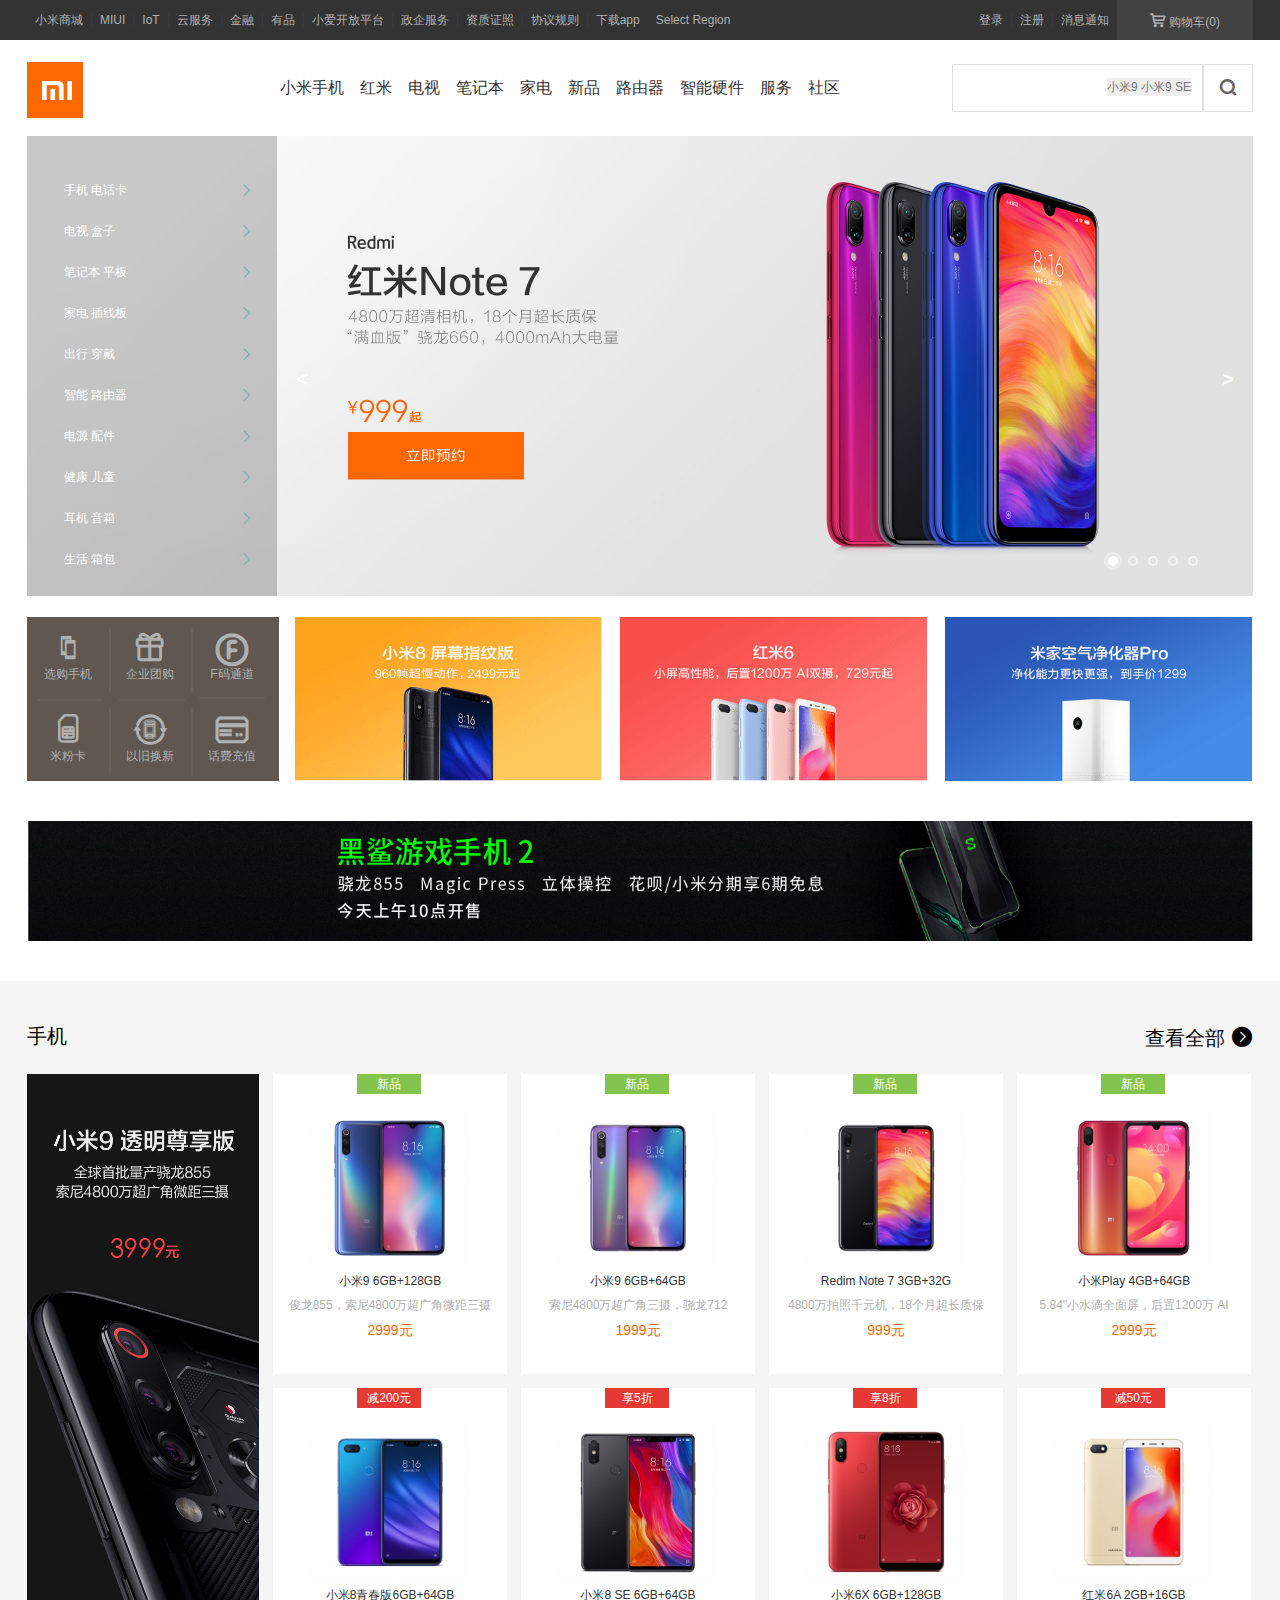
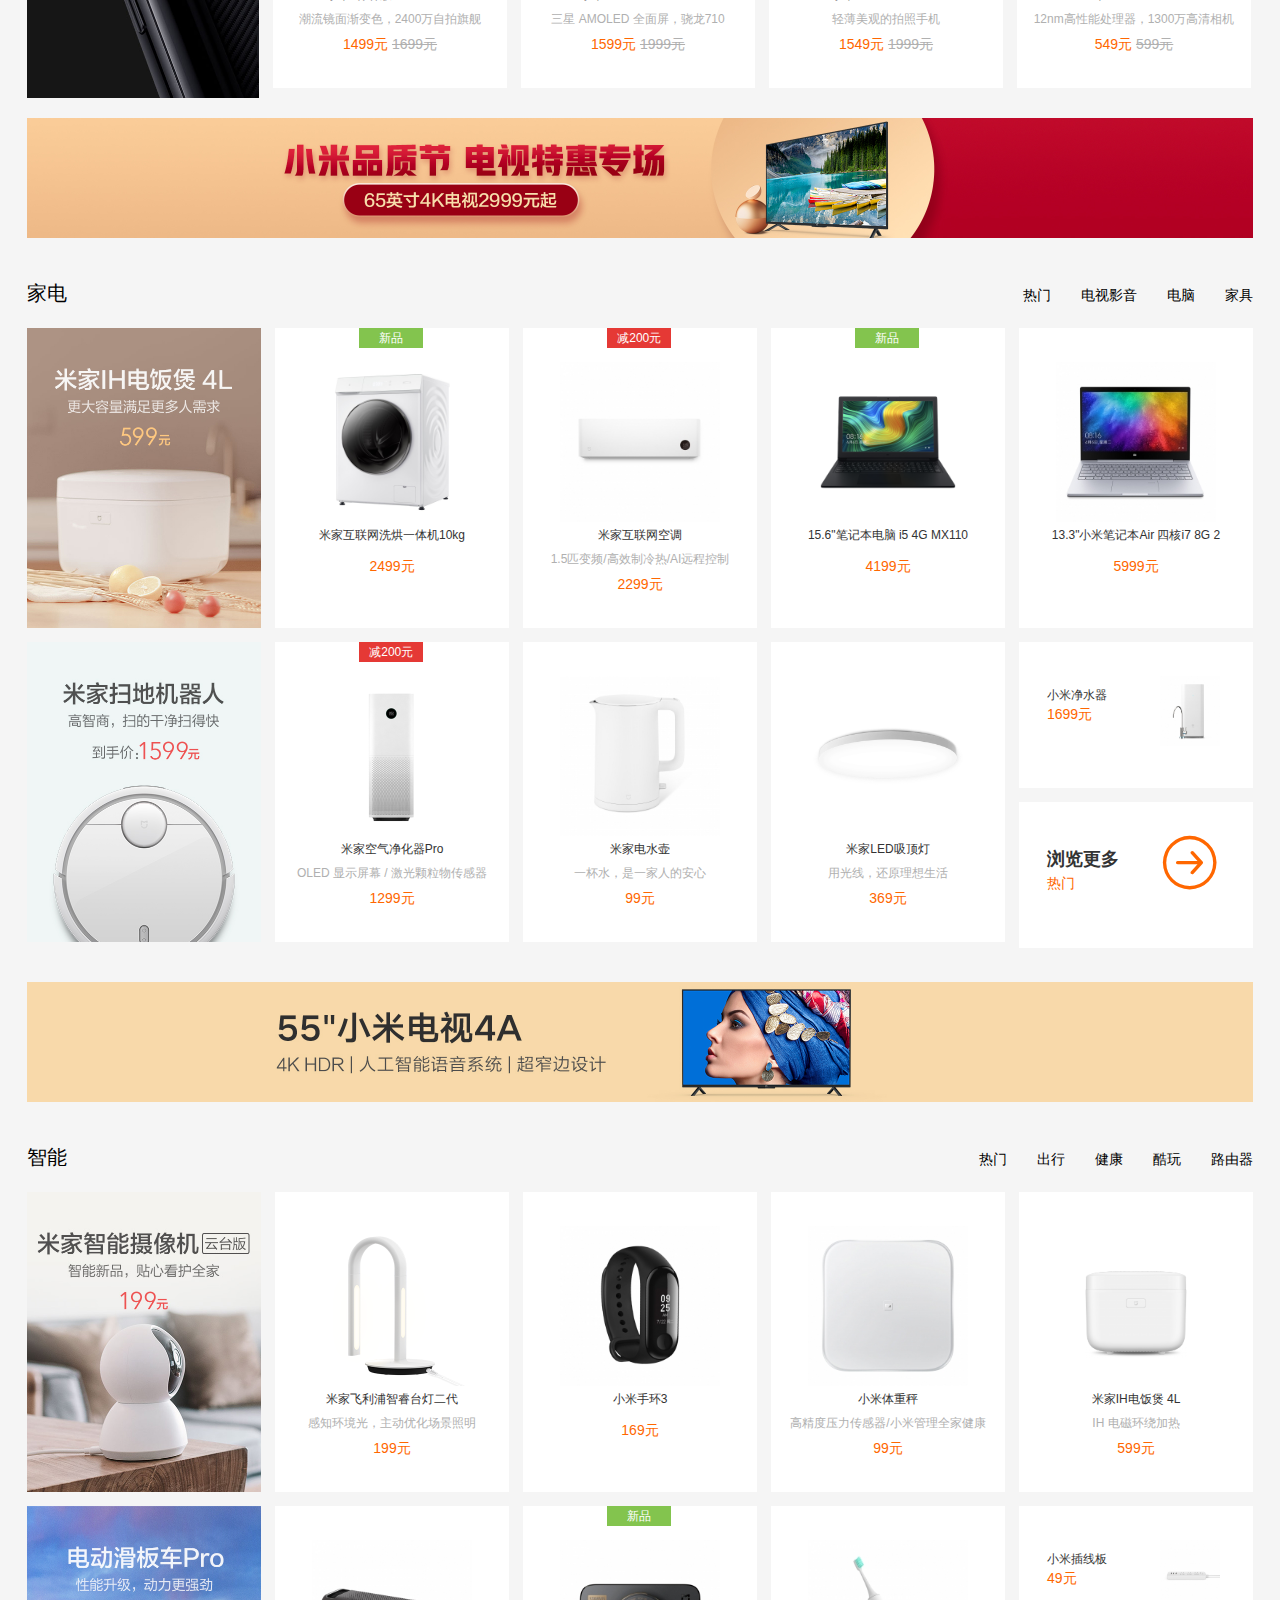
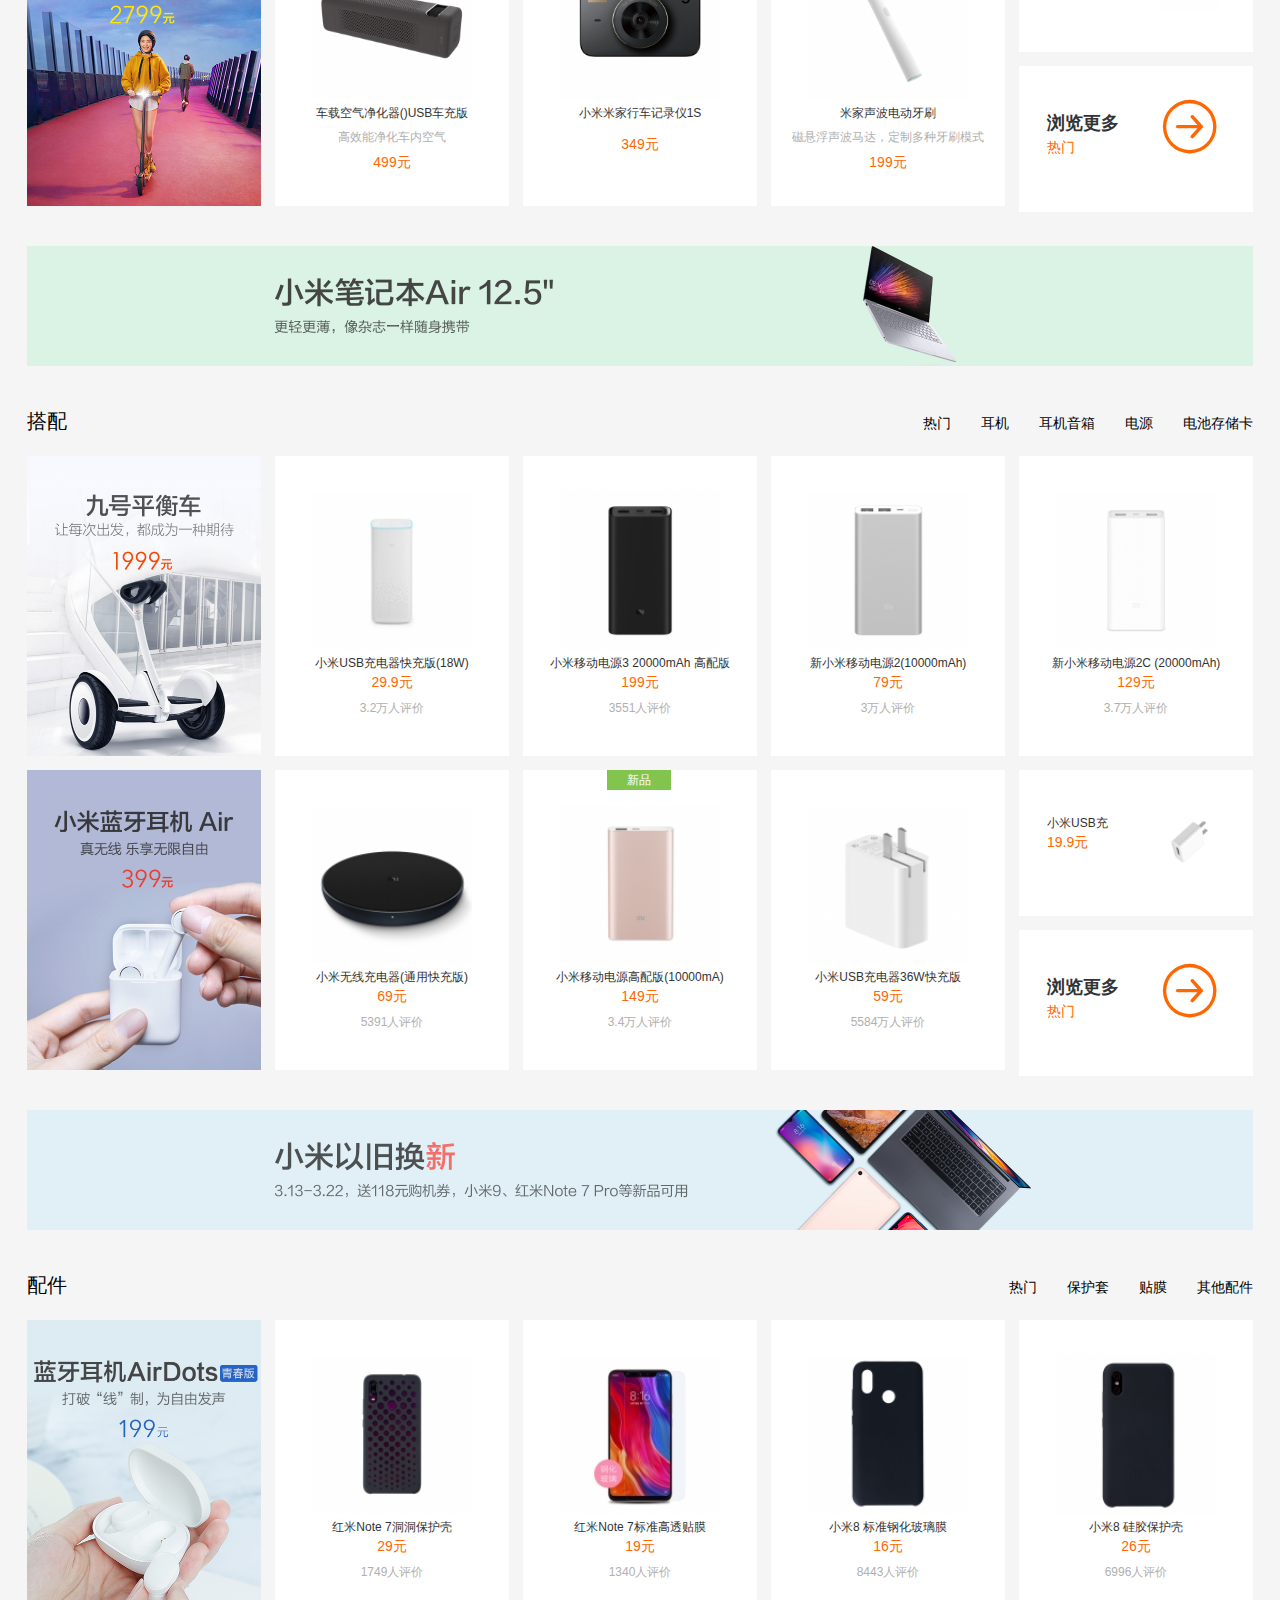
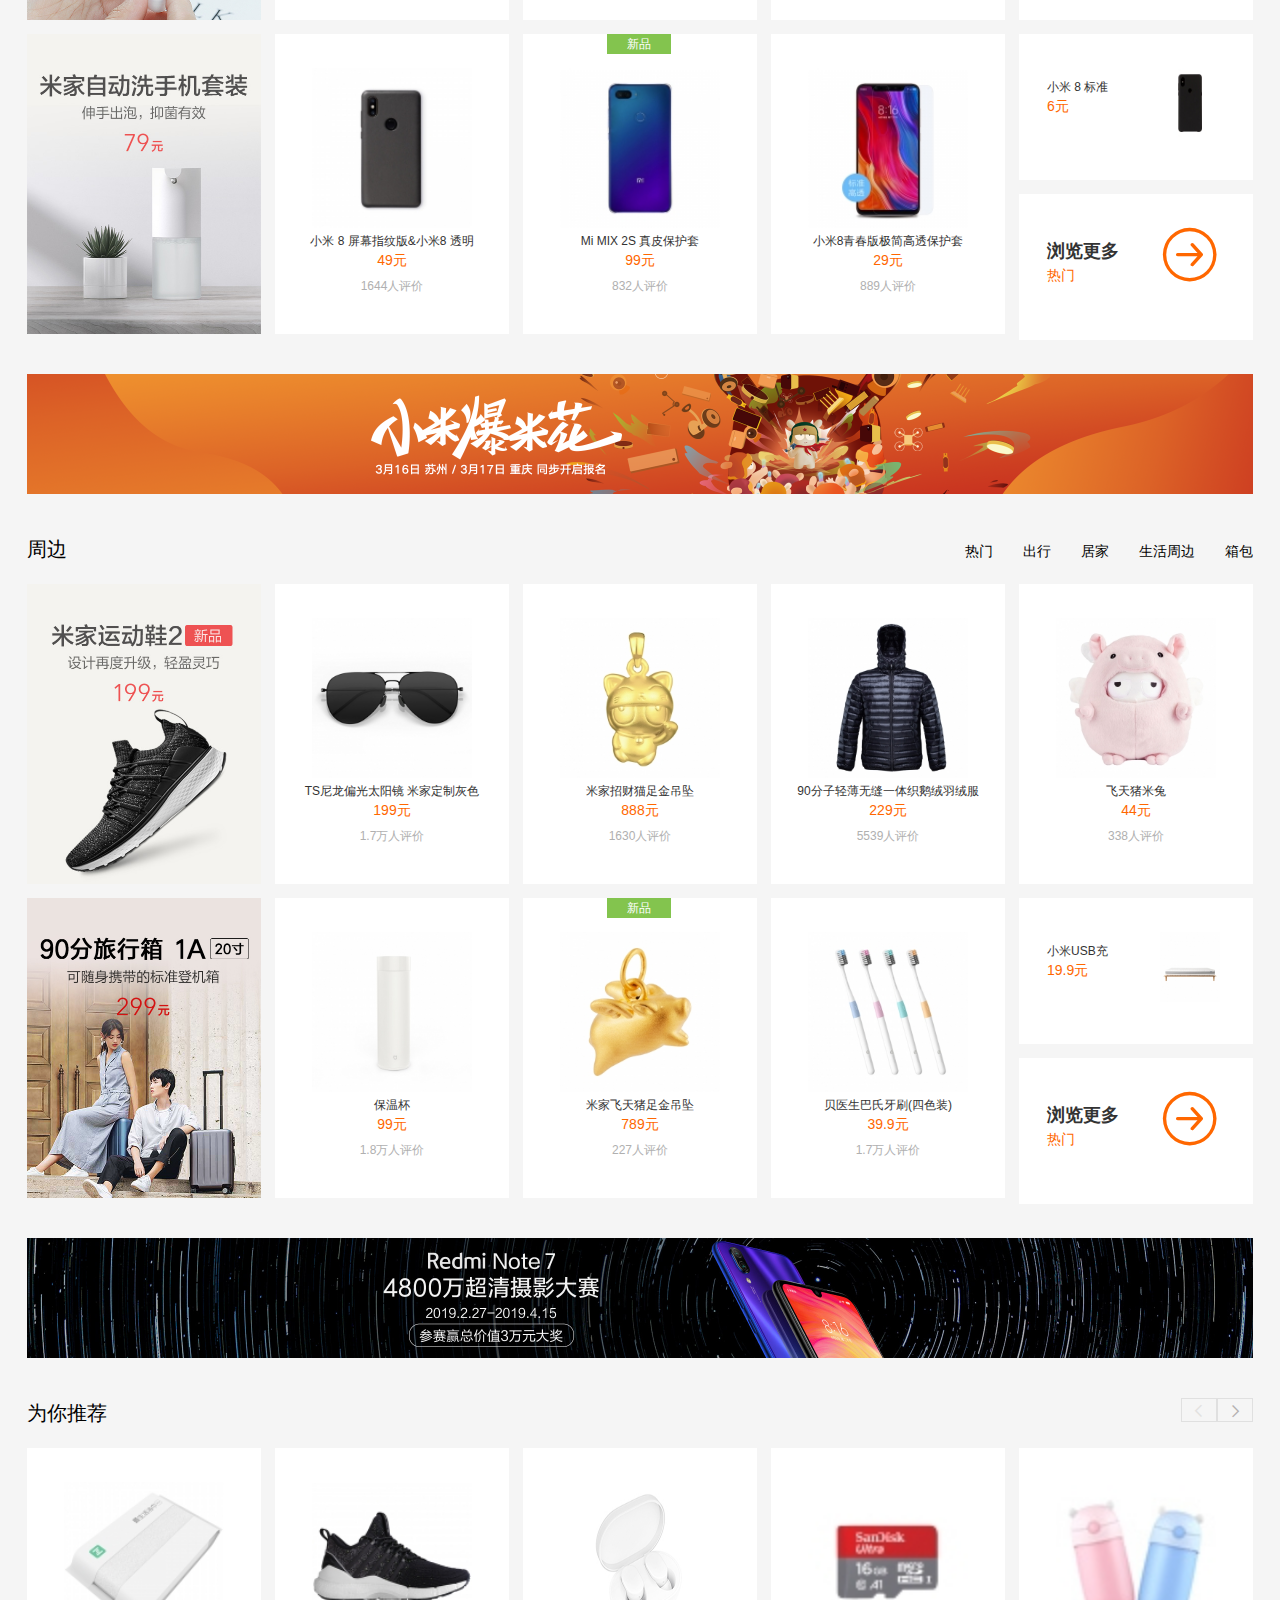
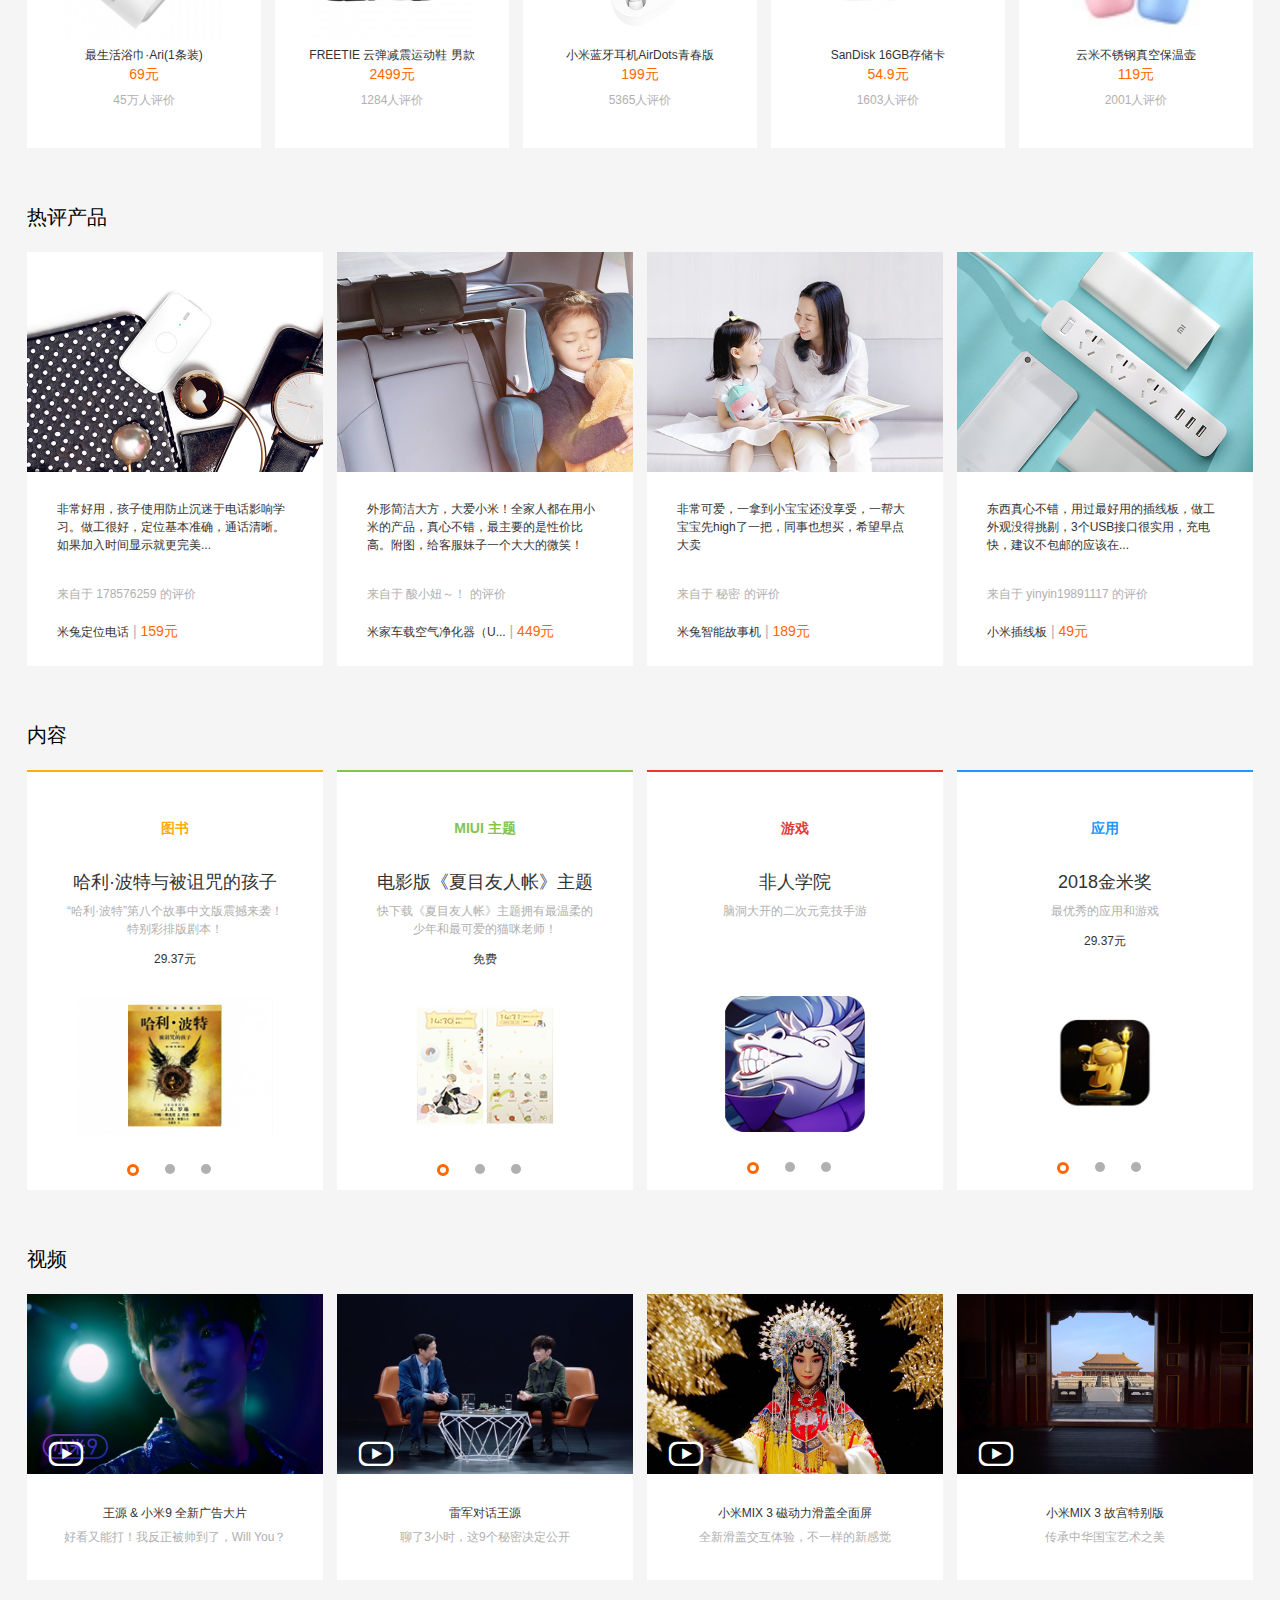
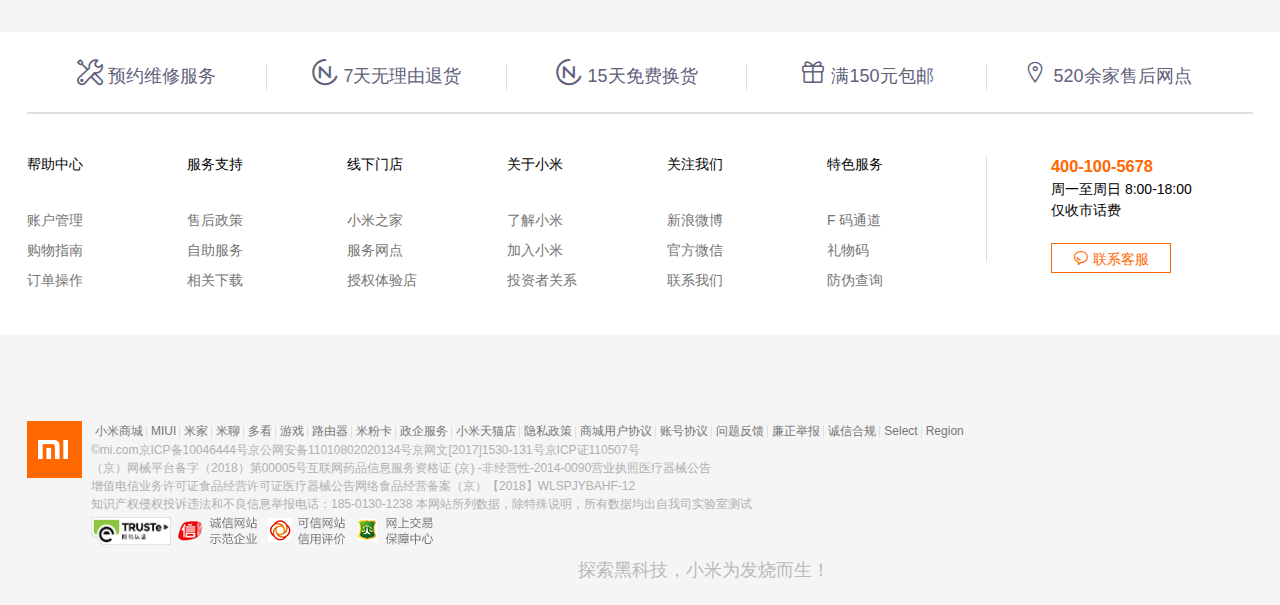
<file: index.html>
<!DOCTYPE html>
<html lang="en">
<head>
    <meta charset="UTF-8">
    <meta name="viewport" content="width=device-width, initial-scale=1.0">
    <meta http-equiv="X-UA-Compatible" content="ie=edge">
    <link rel="stylesheet" href="css/commonly.css" >
    <link rel="stylesheet" href="css/top.css">
    <link rel="stylesheet" href="images/font/iconfont.css">
    <link rel="stylesheet" href="images/font02/iconfont.css">
    <link rel="stylesheet" href="css/header.css">
    <link rel="stylesheet" href="css/banner.css">
    <link rel="stylesheet" href="css/banner-bottom.css">
    <link rel="stylesheet" href="css/centent.css">
    <link rel="stylesheet" href="css/service.css">
    <link rel="stylesheet" href="css/foot .css">
    <script type="text/javascript" src="css/banner.js"></script>
    <title>Document</title>
    
</head>
<body> 
   <!-- topbar start--->
    <div id="topbar">
        <div class="container clearfix">
            <!-- topbar nav start--->
            <div class="clearfix fl-l">
                <ul>
                    <li class="fl-l boeder-l"><a href="">小米商城</a></li>
                    <li class="fl-l boeder-l"><a href="">MIUI</a></li>
                    <li class="fl-l boeder-l"><a href="">IoT</a></li>
                    <li class="fl-l boeder-l"><a href="">云服务</a></li>
                    <li class="fl-l boeder-l"><a href="">金融</a></li>
                    <li class="fl-l boeder-l"><a href="">有品</a></li>
                    <li class="fl-l boeder-l"><a href="">小爱开放平台</a></li>
                    <li class="fl-l boeder-l"><a href="">政企服务</a></li>
                    <li class="fl-l boeder-l"><a href="">资质证照</a></li>
                    <li class="fl-l boeder-l"><a href="">协议规则</a></li>
                    <li class="fl-l pos-r boeder-l">
                        <a href="">下载app</a>
                        <div class="code pos-a">
                            <img width="260" height="260" src="images/top/download.png" alt="code">
                            <p>小米商城APP</p>
                        </div>
                    </li>
                    <li class="fl-l"><a href="">Select Region</a></li>
                </ul> 
            </div>  
        <!-- topbar nav edd--->       
        <!-- topbar user start--->
        <div class="fl-r">
            <ul class="user">
                <li class="fl-l boeder-l"><a href="login.html">登录</a></li>
                <li class="fl-l boeder-l"><a href="">注册</a></li>
                <li class="fl-l boeder-l"><a href="">消息通知</a></li>
                <li class="fl-l clearfix pos-r">
                    <a  class="shopcart" href="">
                        <i class="iconfont icon-gouwuchekong"></i>
                        购物车(0)
                    <div class="shop pos-a">
                        购物车中还没有商品，赶紧选购吧！
                    </div>
                </a>
                </li>
            </ul>
        </div>
        <!-- topbar  user  end--->
        </div>
    </div>
   <!-- topbar end--->
   <!-- headerbar start--->
   <div class="container clearfix">
       <!-- headerbar nav start--->
       <div class="fl-l" id="logo">
           小米
           <img width="49" height="49" src="images/top/mi-logo.png" alt="logo">
        </div>
       <ul class="clearfix fl-l con-nav pos-r">
           <li class="fl-l">
               <a href="" class="hover">小米手机</a>
               <div class="con-last pos-a">
                   <div class="container con-box">
                       <ul class="clearfix">
                           <li class="fl-l pos-r">
                               <div class="pos-a new">新品</div>
                               <a href="">
                                   <img width="320" height="220" src="images/head-nav/mi-1.png" alt="">
                               </a>
                               <a href="">小米9
                               </a>
                               <p>2999元起</p>
                           </li>
                           <li class="fl-l pos-r">
                                <div class="pos-a new">新品</div>
                                <a href="">
                                    <img width="320" height="220" src="images/head-nav/mi-2.png" alt="">
                                </a>
                                <a href="">小米MIX 3
                                </a>
                                <p>3299元起</p>
                            </li>
                             <li class="fl-l pos-r">
                               <a href="">
                                   <img width="320" height="220" src="images/head-nav/mi-3.png" alt="">
                               </a>
                               <a href="">小米8 青春版
                               </a>
                               <p>1499元起</p>
                           </li>
                            <li class="fl-l pos-r">
                               <a href="">
                                   <img width="320" height="220" src="images/head-nav/mi-4.png" alt="">
                               </a>
                               <a href="">小米8
                               </a>
                               <p>2599元起</p>
                           </li>
                            <li class="fl-l pos-r">
                               <a href="">
                                   <img width="320" height="220" src="images/head-nav/mi-5.png" alt="">
                               </a>
                               <a href="">小米Play
                               </a>
                               <p>1099元起</p>
                           </li>
                            <li class="fl-l pos-r">
                                    <div class="pos-a new">新品</div>
                               <a href="">
                                   <img width="320" height="220" src="images/head-nav/mi-6.png" alt="">
                               </a>
                               <a href="">小米9 SE
                               </a>
                               <p>1999元起</p>
                           </li>
                       </ul>
                   </div>
                </div>
            </li>
           <li class="fl-l">
               <a href="" class="hover">红米</a>
               <div class="con-last pos-a">
                    <div class="container con-box">
                        <ul class="clearfix">
                            <li class="fl-l pos-r">
                                <div class="pos-a new">新品</div>
                                <a href="">
                                    <img width="320" height="220" src="images/head-nav/hmi-1.png" alt="">
                                </a>
                                <a href="">红米Note 7
                                </a>
                                <p>999元起</p>
                            </li>
                            <li class="fl-l pos-r">
                                 <a href="">
                                     <img width="320" height="220" src="images/head-nav/hmi-2.png" alt="">
                                 </a>
                                 <a href="">红米6
                                 </a>
                                 <p>729元起</p>
                             </li>
                              <li class="fl-l pos-r">
                                <a href="">
                                    <img width="320" height="220" src="images/head-nav/hmi-3.png" alt="">
                                </a>
                                <a href="">红米6A
                                </a>
                                <p>549元起</p>
                            </li>
                             <li class="fl-l pos-r">
                                <a href="">
                                    <img width="320" height="220" src="images/head-nav/hmi-4.png" alt="">
                                </a>
                                <a href="">红米Note 5
                                </a>
                                <p>1049元起</p>
                            </li>
                        </ul>
                    </div>
                 </div>
            </li>
           <li class="fl-l">
               <a href="" class="hover">电视</a>
               <div class="con-last pos-a">
                    <div class="container con-box">
                        <ul class="clearfix">
                            <li class="fl-l pos-r">
                                <div class="pos-a new">新品</div>
                                <a href="">
                                    <img width="320" height="220" src="images/head-nav/tv-1.png" alt="">
                                </a>
                                <a href="">小米电视4S 75英寸
                                </a>
                                <p>7999元起</p>
                            </li>
                            <li class="fl-l pos-r">
                                 <div class="pos-a new">热卖</div>
                                 <a href="">
                                     <img width="320" height="220" src="images/head-nav/tv-2.png" alt="">
                                 </a>
                                 <a href="">小米电视4A 32英寸
                                 </a>
                                 <p>799元起</p>
                             </li>
                              <li class="fl-l pos-r">
                                <div class="pos-a new">新品</div>
                                <a href="">
                                    <img width="320" height="220" src="images/head-nav/tv-3.png" alt="">
                                </a>
                                <a href="">小米电视4A 43英寸青春版
                                </a>
                                <p>1399元起</p>
                            </li>
                             <li class="fl-l pos-r">
                                <div class="pos-a new">热卖</div>
                                <a href="">
                                    <img width="320" height="220" src="images/head-nav/tv-4.png" alt="">
                                </a>
                                <a href="">小米电视4A 50英寸
                                </a>
                                <p>1899元起</p>
                            </li>
                             <li class="fl-l pos-r">
                                <div class="pos-a new">热卖</div>
                                <a href="">
                                    <img width="320" height="220" src="images/head-nav/tv-5.jpg" alt="">
                                </a>
                                <a href="">小米电视4A 55英寸
                                </a>
                                <p>2199元起</p>
                            </li>
                             <li class="fl-l pos-r">
                                <a href="">
                                    <img width="320" height="220" src="images/head-nav/tv-6.png" alt="">
                                </a>
                                <a href="">查看全部
                                </a>
                                <p>小米电视</p>
                            </li>
 
                        </ul>
                    </div>
                 </div>
            </li>
           <li class="fl-l">
               <a href="" class="hover">笔记本</a>
               <div class="con-last pos-a">
                    <div class="container con-box">
                        <ul class="clearfix">
                            <li class="fl-l pos-r">
                                <div class="pos-a new">新品</div>
                                <a href="">
                                    <img width="320" height="220" src="images/head-nav/pc-1.jpg" alt="">
                                </a>
                                <a href="">小米笔记本Air 12.5"
                                </a>
                                <p>3599元起</p>
                            </li>
                            <li class="fl-l pos-r">
                                 <div class="pos-a new">新品</div>
                                 <a href="">
                                     <img width="320" height="220" src="images/head-nav/pc-2.jpg" alt="">
                                 </a>
                                 <a href="">小米笔记本Air 13.3"
                                 </a>
                                 <p>4999元起</p>
                             </li>
                              <li class="fl-l pos-r">
                                <a href="">
                                    <img width="320" height="220" src="images/head-nav/pc-3.png" alt="">
                                </a>
                                <a href="">小米笔记本Air 15.6"
                                </a>
                                <p>4199元起</p>
                            </li>
                             <li class="fl-l pos-r">
                                <a href="">
                                    <img width="320" height="220" src="images/head-nav/pc-4.png" alt="">
                                </a>
                                <a href="">小米笔记本Pro 15.6"
                                </a>
                                <p>5599元起</p>
                            </li>
                             <li class="fl-l pos-r">
                                <a href="">
                                    <img width="320" height="220" src="images/head-nav/pc-5.png" alt="">
                                </a>
                                <a href="">游戏本
                                </a>
                                <p>6699元起</p>
                            </li>
                             <li class="fl-l pos-r">
                                     <div class="pos-a new">新品</div>
                                <a href="">
                                    <img width="320" height="220" src="images/head-nav/pc-6.png" alt="">
                                </a>
                                <a href="">小米平板
                                </a>
                                <p>1099元起</p>
                            </li>
 
                        </ul>
                    </div>
                 </div>
            </li>
           <li class="fl-l">
               <a href="" class="hover">家电</a>
               <div class="con-last pos-a">
                    <div class="container con-box">
                        <ul class="clearfix">
                            <li class="fl-l pos-r">
                                <a href="">
                                    <img width="320" height="220" src="images/head-nav/family-1.jpg" alt="">
                                </a>
                                <a href="">米家互联网洗烘一体机10kg
                                </a>
                                <p>2499元起</p>
                            </li>
                            <li class="fl-l pos-r">
                                 <a href="">
                                     <img width="320" height="220" src="images/head-nav/family-2.jpg" alt="">
                                 </a>
                                 <a href="">米家互联网空调（一级能效）
                                 </a>
                                 <p>2499元起</p>
                             </li>
                              <li class="fl-l pos-r">
                                <a href="">
                                    <img width="320" height="220" src="images/head-nav/family-3.jpg" alt="">
                                </a>
                                <a href="">米家互联网空调
                                </a>
                                <p>1999元起</p>
                            </li>
                             <li class="fl-l pos-r">
                                <a href="">
                                    <img width="320" height="220" src="images/head-nav/family-4.jpg" alt="">
                                </a>
                                <a href="">小米净水器
                                </a>
                                <p>1999元起</p>
                            </li>
                             <li class="fl-l pos-r">
                                <a href="">
                                    <img width="320" height="220" src="images/head-nav/family-5.jpg" alt="">
                                </a>
                                <a href="">米家扫地机器人
                                </a>
                                <p>1599元起</p>
                            </li>
                             <li class="fl-l pos-r">
                                <a href="">
                                    <img width="320" height="220" src="images/head-nav/family-6.jpg" alt="">
                                </a>
                                <a href="">新风机
                                </a>
                                <p>2499元起</p>
                            </li>
 
                        </ul>
                    </div>
                 </div>
            </li>
           <li class="fl-l">
               <a href="" class="hover">新品</a>
               <div class="con-last pos-a">
                    <div class="container con-box">
                        <ul class="clearfix">
                            <li class="fl-l pos-r">
                                <div class="pos-a new">新品</div>
                                <a href="">
                                    <img width="320" height="220" src="images/head-nav/new-1.jpg" alt="">
                                </a>
                                <a href="">小米9
                                </a>
                                <p>2999元起</p>
                            </li>
                            <li class="fl-l pos-r">
                                 <div class="pos-a new">新品</div>
                                 <a href="">
                                     <img width="320" height="220" src="images/head-nav/new-2.jpg" alt="">
                                 </a>
                                 <a href="">小米9 SE
                                 </a>
                                 <p>1999元起</p>
                             </li>
                              <li class="fl-l pos-r">
                                <a href="">
                                    <img width="320" height="220" src="images/head-nav/new-3.jpg" alt="">
                                </a>
                                <a href="">红米Note 7
                                </a>
                                <p>999元起</p>
                            </li>
                             <li class="fl-l pos-r">
                                <a href="">
                                    <img width="320" height="220" src="images/head-nav/new-4.jpg" alt="">
                                </a>
                                <a href="">小米无线充电宝 10000mAh
                                </a>
                                <p>149元起</p>
                            </li>
                             <li class="fl-l pos-r">
                                <a href="">
                                    <img width="320" height="220" src="images/head-nav/new-5.jpg" alt="">
                                </a>
                                <a href="">小米无线车充
                                </a>
                                <p>169元起</p>
                            </li>
                             <li class="fl-l pos-r">
                                <a href="">
                                    <img width="320" height="220" src="images/head-nav/new-6.jpg" alt="">
                                </a>
                                <a href="">米兔婴儿理发器
                                </a>
                                <p>119元起</p>
                            </li>
 
                        </ul>
                    </div>
                 </div>
            </li>
           <li class="fl-l">
               <a href="" class="hover">路由器</a>
               <div class="con-last pos-a">
                    <div class="container con-box">
                        <ul class="clearfix">
                            <li class="fl-l pos-r">
                                <div class="pos-a new">新品</div>
                                <a href="">
                                    <img width="320" height="220" src="images/head-nav/router-1.jpg" alt="">
                                </a>
                                <a href="">小米路由器 Mesh
                                </a>
                                <p>9999元起</p>
                            </li>
                            <li class="fl-l pos-r">
                                 <div class="pos-a new">双频双核</div>
                                 <a href="">
                                     <img width="320" height="220" src="images/head-nav/router-2.png" alt="">
                                 </a>
                                 <a href="">小米路由器 4
                                 </a>
                                 <p>199元起</p>
                             </li>
                              <li class="fl-l pos-r">
                                <a href="">
                                    <img width="320" height="220" src="images/head-nav/router-3.jpg" alt="">
                                </a>
                                <a href="">小米路由器 4C
                                </a>
                                <p>79元起</p>
                            </li>
                             <li class="fl-l pos-r">
                                <a href="">
                                    <img width="320" height="220" src="images/head-nav/router-4.png" alt="">
                                </a>
                                <a href="">小米路由器3A
                                </a>
                                <p>139元起</p>
                            </li>
                             <li class="fl-l pos-r"> 
                                <div class="pos-a new">大容量</div>
                                <a href="">
                                    <img width="320" height="220" src="images/head-nav/router-5.png" alt="">
                                </a>
                                <a href="">小米路由器 HD/Pro
                                </a>
                                <p>499元起</p>
                            </li>
                             <li class="fl-l pos-r">
                                <a href="">
                                    <img width="320" height="220" src="images/head-nav/router-6.png" alt="">
                                </a>
                                <a href="">查看全部小米路由器
                                </a>
                            </li>
 
                        </ul>
                    </div>
                 </div>
            </li>
           <li class="fl-l">
               <a href="" class="hover">智能硬件</a>
               <div class="con-last pos-a">
                    <div class="container con-box">
                        <ul class="clearfix">
                            <li class="fl-l pos-r">
                                <a href="">
                                    <img width="320" height="220" src="images/head-nav/hardware-1.jpg" alt="">
                                </a>
                                <a href="">小米米家智能摄像机云台版
                                </a>
                                <p>199元起</p>
                            </li>
                            <li class="fl-l pos-r">
                                 <div class="pos-a new">新品</div>
                                 <a href="">
                                     <img width="320" height="220" src="images/head-nav/hardware-2.jpg" alt="">
                                 </a>
                                 <a href="">米家自动洗手机套装
                                 </a>
                                 <p>79元起</p>
                             </li>
                              <li class="fl-l pos-r">
                                <a href="">
                                    <img width="320" height="220" src="images/head-nav/hardware-3.jpg" alt="">
                                </a>
                                <a href="">小米蓝牙耳机AirDots青春版
                                </a>
                                <p>199元起</p>
                            </li>
                             <li class="fl-l pos-r">
                                <a href="">
                                    <img width="320" height="220" src="images/head-nav/hardware-4.jpg" alt="">
                                </a>
                                <a href="">小米小爱音箱mini
                                </a>
                                <p>169元起</p>
                            </li>
                             <li class="fl-l pos-r">
                                <a href="">
                                    <img width="320" height="220" src="images/head-nav/hardware-5.jpg" alt="">
                                </a>
                                <a href="">米家电动剃须刀
                                </a>
                                <p>189元起</p>
                            </li>
                             <li class="fl-l pos-r">
                                <a href="">
                                    <img width="320" height="220" src="images/head-nav/hardware-6.jpg" alt="">
                                </a>
                                <a href="">查看全部
                                </a>
                                <p>智能硬件</p>
                            </li>
 
                        </ul>
                    </div>
                 </div>
            </li>
           <li class="fl-l"><a href="" class="hover">服务</a></li>
           <li class="fl-l"><a href="" class="hover">社区</a></li>
       </ul>
        <!-- headerbar-nav end--->
        <!-- headerbar-search start--->
       <div class="clearfix fl-r search pos-r">
            <input class="fl-l search-text" type="text" name="search">
            <input class="fl-l search-sub " type="submit" id="submit" value="">
            <label class="iconfont icon-sousuo pos-a" for="submit"></label>
            <div class="pos-a search-xm">
                <a hrsf="#">小米9</a>
                <a hrsf="#">小米9 SE</a>
            </div>
            <div class="pos-a search-nav ">
                <ul class="clearfix">
                    <li class="search-lh">
                        <a href="#">小米6X 
                        <span class="fl-r">约有6件</span>
                        </a>
                    </li>
                    <li class="search-lh">
                        <a href="#">小米MIX 2S
                            <span class="fl-r">约有5件</span>
                        </a>
                    </li>
                    <li class="search-lh">
                        <a href="#">黑鲨游戏手机 
                            <span class="fl-r">约有3件</span>
                        </a>
                    </li>
                    <li class="search-lh">
                        <a href="#">红米Note 5
                            <span class="fl-r">约有6件</span>
                        </a>
                    </li>
                    <li class="search-lh">
                        <a href="#">红米5A
                            <span class="fl-r">约有13件</span>
                        </a>
                    </li>
                    <li class="search-lh">
                        <a href="#">小米电视4C
                            <span class="fl-r">约有5件</span>
                        </a>
                    </li>
                    <li class="search-lh">
                        <a href="#">电视32英寸
                            <span class="fl-r">约有3件</span>
                        </a>
                    </li>
                    <li class="search-lh">
                        <a href="#">笔记本pro
                        <span class="fl-r">约有5件</span>
                        </a>
                    </li>
                    <li class="search-lh">
                        <a href="#">空气净化器
                             <span class="fl-r">约有11件</span>
                        </a>
                    </li>
                     <li class="search-lh">
                        <a href="#">净水器
                            <span class="fl-r">约有8件</span>
                        </a>
                     </li>
                </ul>
            </div>
       </div>
        <!-- headerbar search end--->
   </div>
   <!-- headerbar end--->

   <!-- banner start--->
   <div class="banner">
        <div class="container pos-r ">
            <div class="tab pos-r" id="tab">
                <ul class="img pos-r">
                    <li class="pos-a active"><img  width="2452" height="920" src="images/banner/banner-1.jpg" alt="banner"></li>
                    <li class="pos-a"><img  width="2452" height="920" src="images/banner/banner-2.jpg" alt="banner"></li>
                    <li class="pos-a"><img  width="2452" height="920" src="images/banner/banner-3.jpg" alt="banner"></li>
                    <li class="pos-a"><img  width="2452" height="920" src="images/banner/banner-4.jpg" alt="banner"></li>
                    <li class="pos-a"><img  width="2452" height="920" src="images/banner/banner-5.jpg" alt="banner"></li>
                </ul>
               
                <div class="tab-d">
                    <ul>
                        <li class="active"></li>
                        <li></li>
                        <li></li>
                        <li></li>
                        <li></li>
                    </ul>
                </div>
                <ul class="arrow">
                    <li class="left"> &lt; </li>
                    <li class="right"> &gt; </li>
                </ul>
            </div>
            
            <ul class="pos-a title">
                <li class="title-li">
                    <a href="">手机 电话卡
                        <i class="iconfont icon-arrow-right"></i>
                    </a>
                    <ul class="title-t pos-a clearfix">
                        <li>
                            <img class="fl-l" width="320" height="220" src="images/head-nav/mi-1.png" alt="banner">
                            <a href="">小米9</a>
                        </li>
                    <li>
                            <img class="fl-l" width="320" height="220" src="images/head-nav/mi-2.png" alt="banner">
                            <a href="">小米9 SE</a>
                        </li>
                        <li>
                            <img class="fl-l" width="320" height="220" src="images/head-nav/mi-3.png" alt="banner">
                            <a href="">小米MIX 3</a>
                        </li>
                        <li>
                            <img class="fl-l" width="320" height="220" src="images/head-nav/mi-4.png" alt="banner">
                            <a href="">小米8 青春版</a>
                        </li>
                        <li>
                            <img class="fl-l" width="320" height="220" src="images/head-nav/mi-5.png" alt="banner">
                            <a href="">小米8 屏幕指纹版</a>
                        </li>
                        <li>
                            <img class="fl-l" width="320" height="220" src="images/head-nav/mi-6.png" alt="banner">
                            <a href="">小米8</a>
                        </li>
                    </ul>    
                    <ul class="title-t pos-a clearfix">
                        <li>
                            <img class="fl-l" width="320" height="220" src="images/subnav/mi-7.png" alt="banner">
                            <a href="">小米8 SE</a>
                        </li>
                        <li>
                            <img class="fl-l" width="320" height="220" src="images/subnav/mi-8.png" alt="banner">
                            <a href="">小米MIX 25</a>
                        </li>
                        <li>
                            <img class="fl-l" width="320" height="220" src="images/subnav/mi-9.png" alt="banner">
                            <a href="">小米Max 3</a>
                        </li>
                        <li>
                            <img class="fl-l" width="320" height="220" src="images/subnav/mi-10.jpg" alt="banner">
                            <a href="">小米6X</a>
                        </li>
                        <li>
                            <img class="fl-l" width="320" height="220" src="images/subnav/mi-11.png" alt="banner">
                            <a href="">黑鲨游戏手机 Helo</a>
                        </li>
                        <li>
                            <img class="fl-l" width="320" height="220" src="images/subnav/mi-14.png" alt="banner">
                            <a href="">Redmi 7</a>
                        </li>
                    </ul>    
                    <ul class="title-t pos-a clearfix">
                        <li>
                            <img class="fl-l" width="320" height="220" src="images/subnav/mi-1.png" alt="banner">
                            <a href="">Redm Note 7 Pro</a>
                        </li>
                    <li>
                            <img class="fl-l" width="320" height="220" src="images/subnav/mi-13.png" alt="banner">
                            <a href="">红米Note 7</a>
                        </li>
                        <li>
                            <img class="fl-l" width="320" height="220" src="images/subnav/mi-14.png" alt="banner">
                            <a href="">红米6 Pro</a>
                        </li>
                        <li>
                            <img class="fl-l" width="320" height="220" src="images/subnav/mi-15.png" alt="banner">
                            <a href="">红米6</a>
                        </li>
                        <li>
                            <img class="fl-l" width="320" height="220" src="images/subnav/mi-16.png" alt="banner">
                            <a href="">红米6A</a>
                        </li>
                        <li>
                            <img class="fl-l" width="320" height="220" src="images/subnav/mi-17.png" alt="banner">
                            <a href="">红米Note 5</a>
                        </li>
                    </ul> 
                    <ul class="title-t pos-a clearfix">
                        <li>
                            <img class="fl-l" width="320" height="220" src="images/subnav/mi-18.jpg" alt="banner">
                            <a href="">移动4G+专区</a>
                        </li>
                    <li>
                            <img class="fl-l" width="320" height="220" src="images/subnav/mi-19.jpg" alt="banner">
                            <a href="">对比手机</a>
                        </li>
                        <li>
                            <img class="fl-l" width="320" height="220" src="images/subnav/mi-20.jpg" alt="banner">
                            <a href="">米粉卡 日租卡</a>
                        </li>
                        <li>
                            <img class="fl-l" width="320" height="220" src="images/subnav/mi-21.jpg" alt="banner">
                            <a href="">小米移动 电话卡</a>
                        </li>
                        <li>
                            <img class="fl-l" width="320" height="220" src="images/subnav/mi-22.png" alt="banner">
                            <a href="">手机上门维修</a>
                        </li>
                        <li>
                            <img class="fl-l" width="320" height="220" src="images/subnav/mi-23.jpg" alt="banner">
                            <a href="">云服务空间月卡</a>
                        </li>
                    </ul> 
                </li>
                 <li class="title-li">
                    <a href="">电视 盒子
                        <i class="iconfont icon-arrow-right"></i>
                    </a>
                    <ul class="title-t pos-a clearfix">
                        <li>
                            <img class="fl-l" width="320" height="220" src="images/subnav/tv-1.jpg" alt="tv">
                            <a href="">米家激光投影电视</a>
                        </li>
                    <li>
                            <img class="fl-l" width="320" height="220" src="images/subnav/tv-2.png" alt="tv">
                            <a href="">小米电视4A 32英寸</a>
                        </li>
                        <li>
                            <img class="fl-l" width="320" height="220" src="images/subnav/tv-3.png" alt="tv">
                            <a href="">小米电视4A 43英寸青春版</a>
                        </li>
                        <li>
                            <img class="fl-l" width="320" height="220" src="images/subnav/tv-4.png" alt="tv">
                            <a href="">小米电视4A 50英寸</a>
                        </li>
                        <li>
                            <img class="fl-l" width="320" height="220" src="images/subnav/tv-5.png" alt="tv">
                            <a href="">小米电视4A 55英寸</a>
                        </li>
                        <li>
                            <img class="fl-l" width="320" height="220" src="images/subnav/tv-6.png" alt="tv">
                            <a href="">小米电视4A 58英寸</a>
                        </li>
                    </ul>
                    <ul class="title-t pos-a clearfix">
                        <li>
                            <img class="fl-l" width="320" height="220" src="images/subnav/tv-7.png" alt="tv">
                            <a href="">小米电视4A 65英寸</a>
                        </li>
                    <li>
                            <img class="fl-l" width="320" height="220" src="images/subnav/tv-8.png" alt="tv">
                            <a href="">小米电视4C 32英寸</a>
                        </li>
                        <li>
                            <img class="fl-l" width="320" height="220" src="images/subnav/tv-9.jpg" alt="tv">
                            <a href="">小米电视4C 40英寸</a>
                        </li>
                        <li>
                            <img class="fl-l" width="320" height="220" src="images/subnav/tv-10.png" alt="tv">
                            <a href="">小米电视4C 43英寸</a>
                        </li>
                        <li>
                            <img class="fl-l" width="320" height="220" src="images/subnav/tv-11.png" alt="tv">
                            <a href="">小米电视4C 50英寸</a>
                        </li>
                        <li>
                            <img class="fl-l" width="320" height="220" src="images/subnav/tv-12.png" alt="tv">
                            <a href="">小米电视4X 43英寸</a>
                        </li>
                    </ul>  
                    <ul class="title-t pos-a clearfix">
                        <li>
                            <img class="fl-l" width="320" height="220" src="images/subnav/tv-13.png" alt="tv">
                            <a href="">小米电视4X 55英寸</a>
                        </li>
                    <li>
                            <img class="fl-l" width="320" height="220" src="images/subnav/tv-14.png" alt="tv">
                            <a href="">小米电视 体育版</a>
                        </li>
                        <li>
                            <img class="fl-l" width="320" height="220" src="images/subnav/tv-15.png" alt="tv">
                            <a href="">小米电视4 55英寸</a>
                        </li>
                        <li>
                            <img class="fl-l" width="320" height="220" src="images/subnav/tv-16.jpg" alt="tv">
                            <a href="">小米电视4 65英寸旗舰版</a>
                        </li>
                        <li>
                            <img class="fl-l" width="320" height="220" src="images/subnav/tv-17.png" alt="tv">
                            <a href="">小米电视4S 32英寸</a>
                        </li>
                        <li>
                            <img class="fl-l" width="320" height="220" src="images/subnav/tv-18.png" alt="tv">
                            <a href="">小米电视4S 50英寸</a>
                        </li>
                    </ul> 
                    <ul class="title-t pos-a clearfix">
                        <li>
                            <img class="fl-l" width="320" height="220" src="images/subnav/tv-19.jpg" alt="tv">
                            <a href="">小米电视4S 55英寸</a>
                        </li>
                    <li>
                            <img class="fl-l" width="320" height="220" src="images/subnav/tv-20.png" alt="tv">
                            <a href="">小米电视4S 55英寸曲面</a>
                        </li>
                        <li>
                            <img class="fl-l" width="320" height="220" src="images/subnav/tv-21.png" alt="tv">
                            <a href="">小米电视4S 65英寸</a>
                        </li>
                        <li>
                            <img class="fl-l" width="320" height="220" src="images/subnav/tv-22.png" alt="tv">
                            <a href="">小米电视4S 65英寸PRO</a>
                        </li>
                        <li>
                            <img class="fl-l" width="320" height="220" src="images/subnav/tv-23.jpg" alt="tv">
                            <a href="">小米电视4S 75英寸</a>
                        </li>
                        <li>
                            <img class="fl-l" width="320" height="220" src="images/subnav/tv-24.jpg" alt="tv">
                            <a href="">小米盒子</a>
                        </li>
                    </ul>           
                </li>
                 <li class="title-li">
                    <a href="">笔记本 平板
                        <i class="iconfont icon-arrow-right"></i>
                    </a>
                    <ul class="title-t pos-a clearfix">
                        <li>
                            <img class="fl-l" width="320" height="220" src="images/subnav/pc-1.jpg" alt="tv">
                            <a href="">小米笔记本 15.6"</a>
                        </li>
                        <li>
                            <img class="fl-l" width="320" height="220" src="images/subnav/pc-2.png" alt="tv">
                            <a href="">小米笔记本 13.3"</a>
                        </li>
                        <li>
                            <img class="fl-l" width="320" height="220" src="images/subnav/pc-3.jpg" alt="tv">
                            <a href="">小米笔记本 12.5"</a>
                        </li>
                        <li>
                            <img class="fl-l" width="320" height="220" src="images/subnav/pc-4.jpg" alt="tv">
                            <a href="">小米游戏本</a>
                        </li>
                        <li>
                            <img class="fl-l" width="320" height="220" src="images/subnav/pc-5.jpg" alt="tv">
                            <a href="">小米平板4</a>
                        </li>
                        <li>
                            <img class="fl-l" width="320" height="220" src="images/subnav/pc-6.jpg" alt="tv">
                            <a href="">键盘</a>
                        </li>
                    </ul>
                    <ul class="title-t pos-a clearfix">
                        <li>
                            <img class="fl-l" width="320" height="220" src="images/subnav/pc-7.png" alt="tv">
                            <a href="">鼠标/鼠标垫</a>
                        </li>
                        <li>
                            <img class="fl-l" width="320" height="220" src="images/subnav/pc-8.jpg" alt="tv">
                            <a href="">转接器</a>
                        </li>
                        <li>
                            <img class="fl-l" width="320" height="220" src="images/subnav/pc-9.jpg" alt="tv">
                            <a href="">平板配件</a>
                        </li>
                        <li>
                            <img class="fl-l" width="320" height="220" src="images/subnav/pc-10.jpg" alt="tv">
                            <a href="">笔记本双肩包</a>
                        </li>
                        <li>
                            <img class="fl-l" width="320" height="220" src="images/subnav/pc-11.jpg" alt="tv">
                            <a href="">小米笔记本内胆包</a>
                        </li>
                        <li> 
                            <a href=""></a>
                        </li>
                    </ul>  
                </li>
                 <li class="title-li">
                    <a href="">家电 插线板
                        <i class="iconfont icon-arrow-right"></i>
                    </a>
                    <ul class="title-t pos-a clearfix">
                        <li>
                            <img class="fl-l" width="320" height="220" src="images/subnav/chilren-1.jpg" alt="tv">
                            <a href="">Rsdmi全自动波轮洗衣机</a>
                        </li>
                        <li>
                            <img class="fl-l" width="320" height="220" src="images/subnav/family-1.jpg" alt="tv">
                            <a href="">米家互联网洗烘一体机</a>
                        </li>
                        <li>
                            <img class="fl-l" width="320" height="220" src="images/subnav/family-2.jpg" alt="tv">
                            <a href="">米家互联网空调一级能效</a>
                        </li>
                        <li>
                            <img class="fl-l" width="320" height="220" src="images/subnav/family-3.png" alt="tv">
                            <a href="">米家互联网空调</a>
                        </li>
                        <li>
                            <img class="fl-l" width="320" height="220" src="images/subnav/family-4.jpg" alt="tv">
                            <a href="">米家空调</a>
                        </li>
                        <li>
                            <img class="fl-l" width="320" height="220" src="images/subnav/family-5.jpg" alt="tv">
                            <a href="">净水器</a>
                        </li>
                    </ul>
                    <ul class="title-t pos-a clearfix">
                        <li>
                            <img class="fl-l" width="320" height="220" src="images/subnav/family-6.png" alt="tv">
                            <a href="">净水器滤芯</a>
                        </li>
                        <li>
                            <img class="fl-l" width="320" height="220" src="images/subnav/family-7.jpg" alt="tv">
                            <a href="">扫地机器人</a>
                        </li>
                        <li>
                            <img class="fl-l" width="320" height="220" src="images/subnav/family-8.jpg" alt="tv">
                            <a href="">扫地机配件</a>
                        </li>
                        <li>
                            <img class="fl-l" width="320" height="220" src="images/subnav/family-9.jpg" alt="tv">
                            <a href="">空气净化器</a>
                        </li>
                        <li>
                            <img class="fl-l" width="320" height="220" src="images/subnav/family-10.jpg" alt="tv">
                            <a href="">电磁炉</a>
                        </li>
                        <li> 
                                <img class="fl-l" width="320" height="220" src="images/subnav/family-11.jpg" alt="tv">
                                <a href="">电磁炉</a>
                        </li>
                    </ul>
                     <ul class="title-t pos-a clearfix">
                        <li>
                            <img class="fl-l" width="320" height="220" src="images/subnav/family-12.jpg" alt="tv">
                            <a href="">厨房用具</a>
                        </li>
                    <li>
                            <img class="fl-l" width="320" height="220" src="images/subnav/family-13.jpg" alt="tv">
                            <a href="">电水壶</a>
                        </li>
                        <li>
                            <img class="fl-l" width="320" height="220" src="images/subnav/family-14.jpg" alt="tv">
                            <a href="">滤水壶</a>
                        </li>
                        <li>
                            <img class="fl-l" width="320" height="220" src="images/subnav/family-15.png" alt="tv">
                            <a href="">落地风扇</a>
                        </li>
                        <li>
                            <img class="fl-l" width="320" height="220" src="images/subnav/family-16.png" alt="tv">
                            <a href="">投影仪</a>
                        </li>
                        <li>
                            <img class="fl-l" width="320" height="220" src="images/subnav/family-17.jpg" alt="tv">
                            <a href="">灯具</a>
                        </li>
                    </ul>
                    <ul class="title-t pos-a clearfix">
                        <li>
                            <img class="fl-l" width="320" height="220" src="images/subnav/family-18.jpg" alt="tv">
                            <a href="">插板</a>
                        </li>
                        <li>
                            <img class="fl-l" width="320" height="220" src="images/subnav/family-19.jpg" alt="tv">
                            <a href="">新风机</a>
                        </li>
                        <li>
                            <img class="fl-l" width="320" height="220" src="images/subnav/family-20.jpg" alt="tv">
                            <a href="">电暖器</a>
                        </li>
                        <li>
                            <img class="fl-l" width="320" height="220" src="images/subnav/family-21.jpg" alt="tv">
                            <a href="">电压力锅</a>
                        </li>
                        <li>
                            <img class="fl-l" width="320" height="220" src="images/subnav/family-22.jpg" alt="tv">
                            <a href="">料理机</a>
                        </li>
                        <li> 
                            <a href=""></a>
                        </li>
                    </ul>
                </li>
                 <li class="title-li">
                    <a href="">出行 穿戴
                        <i class="iconfont icon-arrow-right"></i>
                    </a>
                    <ul class="title-t pos-a clearfix">
                        <li>
                            <img class="fl-l" width="320" height="220" src="images/subnav/go-1.jpg" alt="tv">
                            <a href="">手环手表</a>
                        </li>
                        <li>
                            <img class="fl-l" width="320" height="220" src="images/subnav/go-2.jpg" alt="tv">
                            <a href="">VR</a>
                        </li>
                        <li>
                            <img class="fl-l" width="320" height="220" src="images/subnav/go-3.jpg" alt="tv">
                            <a href="">平行车</a>
                        </li>
                        <li>
                            <img class="fl-l" width="320" height="220" src="images/subnav/go-4.jpg" alt="tv">
                            <a href="">滑板车</a>
                        </li>
                        <li>
                            <img class="fl-l" width="320" height="220" src="images/subnav/go-5.jpg" alt="tv">
                            <a href="">车载逆变器</a>
                        </li>
                        <li>
                            <img class="fl-l" width="320" height="220" src="images/subnav/go-6.jpg" alt="tv">
                            <a href="">平衡车配件</a>
                        </li>
                    </ul>
                    <ul class="title-t pos-a clearfix">
                        <li>
                            <img class="fl-l" width="320" height="220" src="images/subnav/go-7.jpg" alt="tv">
                            <a href="">智能后视镜</a>
                        </li>
                        <li>
                            <img class="fl-l" width="320" height="220" src="images/subnav/go-8.jpg" alt="tv">
                            <a href="">智能记录仪</a>
                        </li>
                        <li>
                            <img class="fl-l" width="320" height="220" src="images/subnav/go-9.jpg" alt="tv">
                            <a href="">车载空气净化器</a>
                        </li>
                        <li>
                            <img class="fl-l" width="320" height="220" src="images/subnav/go-10.jpg" alt="tv">
                            <a href="">无线车充</a>
                        </li>
                        <li>
                            <a href=""></a>
                        </li>
                        <li>
                            <a href=""></a>
                        </li>
                    </ul>
                </li>
                 <li class="title-li">
                    <a href="">智能 路由器
                        <i class="iconfont icon-arrow-right"></i>
                    </a>
                    <ul class="title-t pos-a clearfix">
                        <li>
                            <img class="fl-l" width="320" height="220" src="images/subnav/router-1.jpg" alt="tv">
                            <a href="">打印机</a>
                        </li>
                        <li>
                            <img class="fl-l" width="320" height="220" src="images/subnav/router-2.jpg" alt="tv">
                            <a href="">路由器</a>
                        </li>
                        <li>
                            <img class="fl-l" width="320" height="220" src="images/subnav/router-3.jpg" alt="tv">
                            <a href="">对讲机</a>
                        </li>
                        <li>
                            <img class="fl-l" width="320" height="220" src="images/subnav/router-4.jpg" alt="tv">
                            <a href="">智能家庭</a>
                        </li>
                        <li>
                            <img class="fl-l" width="320" height="220" src="images/subnav/router-5.jpg" alt="tv">
                            <a href="">无人机</a>
                        </li>
                        <li>
                            <img class="fl-l" width="320" height="220" src="images/subnav/router-6.jpg" alt="tv">
                            <a href="">摄像机</a>
                        </li>
                    </ul>
                    <ul class="title-t pos-a clearfix">
                        <li>
                            <img class="fl-l" width="320" height="220" src="images/subnav/router-7.jpg" alt="tv">
                            <a href="">照相机</a>
                        </li>
                        <li>
                            <img class="fl-l" width="320" height="220" src="images/subnav/router-8.jpg" alt="tv">
                            <a href="">智能门锁</a>
                        </li>
                        <li>
                            <a href=""></a>
                        </li>
                        <li>
                            <a href=""></a>
                        </li>
                        <li>
                            <a href=""></a>
                        </li>
                        <li>
                            <a href=""></a>
                        </li>
                    </ul>
                </li>
                 <li class="title-li">
                    <a href="">电源 配件
                        <i class="iconfont icon-arrow-right"></i>
                    </a>
                    <ul class="title-t pos-a clearfix">
                        <li>
                            <img class="fl-l" width="320" height="220" src="images/subnav/parts-1.jpg" alt="tv">
                            <a href="">移动电源</a>
                        </li>
                        <li>
                            <img class="fl-l" width="320" height="220" src="images/subnav/parts-2.jpg" alt="tv">
                            <a href="">数据线</a>
                        </li>
                        <li>
                            <img class="fl-l" width="320" height="220" src="images/subnav/parts-3.jpg" alt="tv">
                            <a href="">车充</a>
                        </li>
                        <li>
                            <img class="fl-l" width="320" height="220" src="images/subnav/parts-4.jpg" alt="tv">
                            <a href="">充电器</a>
                        </li>
                        <li>
                            <img class="fl-l" width="320" height="220" src="images/subnav/parts-5.jpg" alt="tv">
                            <a href="">无线充</a>
                        </li>
                        <li>
                            <img class="fl-l" width="320" height="220" src="images/subnav/parts-6.jpg" alt="tv">
                            <a href="">电源</a>
                        </li>
                    </ul>
                    <ul class="title-t pos-a clearfix">
                        <li>
                            <img class="fl-l" width="320" height="220" src="images/subnav/parts-7.jpg" alt="tv">
                            <a href="">自拍杆</a>
                        </li>
                        <li>
                            <img class="fl-l" width="320" height="220" src="images/subnav/parts-8.jpg" alt="tv">
                            <a href="">存储卡</a>
                        </li>
                        <li>
                            <img class="fl-l" width="320" height="220" src="images/subnav/parts-9.jpg" alt="tv">
                            <a href="">手机壳</a>
                        </li>
                        <li>
                            <img class="fl-l" width="320" height="220" src="images/subnav/parts-10.jpg" alt="tv">
                            <a href="">手机贴膜</a>
                        </li>
                        <li>
                            <img class="fl-l" width="320" height="220" src="images/subnav/parts-11.jpg" alt="tv">
                            <a href="">手机支架</a>
                        </li>
                        <li>
                            <img class="fl-l" width="320" height="220" src="images/subnav/parts-12.jpg" alt="tv">
                            <a href="">平板配件</a>
                        </li>
                    </ul>
                    <ul class="title-t pos-a clearfix">
                        <li>
                            <img class="fl-l" width="320" height="220" src="images/subnav/parts-13.jpg" alt="tv">
                            <a href="">黑鲨配件</a>
                        </li>
                        <li>
                            <img class="fl-l" width="320" height="220" src="images/subnav/parts-14.jpg" alt="tv">
                            <a href="">其他配件</a>
                        </li>
                        <li>
                            <a href=""></a>
                        </li>
                        <li>
                            <a href=""></a>
                        </li>
                        <li>
                            <a href=""></a>
                        </li>
                        <li>
                            <a href=""></a>
                        </li>
                    </ul>
                </li>
                 <li class="title-li">
                    <a href="">健康 儿童
                        <i class="iconfont icon-arrow-right"></i>
                    </a>
                    <ul class="title-t pos-a clearfix">
                        <li>
                            <img class="fl-l" width="320" height="220" src="images/subnav/chilren-1.jpg" alt="tv">
                            <a href="">洗手机</a>
                        </li>
                        <li>
                            <img class="fl-l" width="320" height="220" src="images/subnav/chilren-2.jpg" alt="tv">
                            <a href="">剃须刀</a>
                        </li>
                        <li>
                            <img class="fl-l" width="320" height="220" src="images/subnav/chilren-3.jpg" alt="tv">
                            <a href="">日光镜</a>
                        </li>
                        <li>
                            <img class="fl-l" width="320" height="220" src="images/subnav/chilren-4.jpg" alt="tv">
                            <a href="">牙刷</a>
                        </li>
                        <li>
                            <img class="fl-l" width="320" height="220" src="images/subnav/chilren-5.jpg" alt="tv">
                            <a href="">吹风筒</a>
                        </li>
                        <li>
                            <img class="fl-l" width="320" height="220" src="images/subnav/chilren-6.jpg" alt="tv">
                            <a href="">体重秤</a>
                        </li>
                    </ul>
                    <ul class="title-t pos-a clearfix">
                        <li>
                            <img class="fl-l" width="320" height="220" src="images/subnav/chilren-7.jpg" alt="tv">
                            <a href="">血压计</a>
                        </li>
                        <li>
                            <img class="fl-l" width="320" height="220" src="images/subnav/chilren-8.jpg" alt="tv">
                            <a href="">体温计</a>
                        </li>
                        <li>
                            <img class="fl-l" width="320" height="220" src="images/subnav/chilren-9.jpg" alt="tv">
                            <a href="">早教启智</a>
                        </li>
                        <li>
                            <img class="fl-l" width="320" height="220" src="images/subnav/chilren-10.jpg" alt="tv">
                            <a href="">遥控电动</a>
                        </li>
                        <li>
                            <img class="fl-l" width="320" height="220" src="images/subnav/chilren-11.jpg" alt="tv">
                            <a href="">益智积木</a>
                        </li>
                        <li>
                            <img class="fl-l" width="320" height="220" src="images/subnav/chilren-12.jpg" alt="tv">
                            <a href="">儿童手表</a>
                        </li>
                    </ul>
                    <ul class="title-t pos-a clearfix">
                        <li>
                            <img class="fl-l" width="320" height="220" src="images/subnav/chilren-13.jpg" alt="tv">
                            <a href="">儿童滑板</a>
                        </li>
                        <li>
                            <img class="fl-l" width="320" height="220" src="images/subnav/chilren-14.jpg" alt="tv">
                            <a href="">米兔拉杆箱</a>
                        </li>
                        <li>
                            <img class="fl-l" width="320" height="220" src="images/subnav/chilren-15.jpg" alt="tv">
                            <a href="">婴儿推车</a>
                        </li>
                        <li>
                            <img class="fl-l" width="320" height="220" src="images/subnav/chilren-16.jpg" alt="tv">
                            <a href="">儿童书包</a>
                        </li>
                        <li>
                            <img class="fl-l" width="320" height="220" src="images/subnav/chilren-17.jpg" alt="tv">
                            <a href="">婴儿理发器</a>
                        </li>
                        <li>
                            <img class="fl-l" width="320" height="220" src="images/subnav/chilren-18.jpg" alt="tv">
                            <a href="">儿童保温杯</a>
                        </li>
                    </ul>
                </li>
                 <li class="title-li">
                    <a href="">耳机 音箱
                        <i class="iconfont icon-arrow-right"></i>
                    </a>
                    <ul class="title-t pos-a clearfix">
                        <li>
                            <img class="fl-l" width="320" height="220" src="images/subnav/sound-1.jpg" alt="tv">
                            <a href="">小米小爱音箱mini</a>
                        </li>
                        <li>
                            <img class="fl-l" width="320" height="220" src="images/subnav/sound-2.jpg" alt="tv">
                            <a href="">线控耳机</a>
                        </li>
                        <li>
                            <img class="fl-l" width="320" height="220" src="images/subnav/sound-3.jpg" alt="tv">
                            <a href="">蓝牙耳机</a>
                        </li>
                        <li>
                            <img class="fl-l" width="320" height="220" src="images/subnav/sound-4.jpg" alt="tv">
                            <a href="">头戴耳机</a>
                        </li>
                        <li>
                            <img class="fl-l" width="320" height="220" src="images/subnav/sound-5.jpg" alt="tv">
                            <a href="">品牌耳机</a>
                        </li>
                        <li>
                            <img class="fl-l" width="320" height="220" src="images/subnav/sound-6.jpg" alt="tv">
                            <a href="">蓝牙耳机</a>
                        </li>
                    </ul>
                    <ul class="title-t pos-a clearfix">
                        <li>
                            <img class="fl-l" width="320" height="220" src="images/subnav/sound-7.jpg" alt="tv">
                            <a href="">小米AI音响</a>
                        </li>
                        <li>
                            <img class="fl-l" width="320" height="220" src="images/subnav/sound-8.jpg" alt="tv">
                            <a href="">小米小爱音响HD</a>
                        </li>
                        <li>
                            <img class="fl-l" width="320" height="220" src="images/subnav/sound-9.jpg" alt="tv">
                            <a href="">k歌耳机</a>
                        </li>
                        <li>
                            <a href=""></a>
                        </li>
                        <li>
                            <a href=""></a>
                        </li>
                        <li>
                            <a href=""></a>
                        </li>
                    </ul>
                </li>
                 <li class="title-li">
                    <a href="">生活 箱包
                        <i class="iconfont icon-arrow-right"></i>
                    </a>
                    <ul class="title-t pos-a clearfix">
                        <li>
                            <img class="fl-l" width="320" height="220" src="images/subnav/life-1.jpg" alt="banner">
                            <a href="">双肩包</a>
                        </li>
                    <li>
                            <img class="fl-l" width="320" height="220" src="images/subnav/life-2.jpg" alt="banner">
                            <a href="">钱包</a>
                        </li>
                        <li>
                            <img class="fl-l" width="320" height="220" src="images/subnav/life-3.jpg" alt="banner">
                            <a href="">旅行箱</a>
                        </li>
                        <li>
                            <img class="fl-l" width="320" height="220" src="images/subnav/life-4.jpg" alt="banner">
                            <a href="">运动鞋</a>
                        </li>
                        <li>
                            <img class="fl-l" width="320" height="220" src="images/subnav/life-5.jpg" alt="banner">
                            <a href="">服饰</a>
                        </li>
                        <li>
                            <img class="fl-l" width="320" height="220" src="images/subnav/life-6.jpg" alt="banner">
                            <a href="">眼睛</a>
                        </li>
                    </ul>    
                    <ul class="title-t pos-a clearfix">
                        <li>
                            <img class="fl-l" width="320" height="220" src="images/subnav/life-7.jpg" alt="banner">
                            <a href="">床垫</a>
                        </li>
                    <li>
                            <img class="fl-l" width="320" height="220" src="images/subnav/life-8.png" alt="banner">
                            <a href="">枕头</a>
                        </li>
                        <li>
                            <img class="fl-l" width="320" height="220" src="images/subnav/life-9.png" alt="banner">
                            <a href="">沙发</a>
                        </li>
                        <li>
                            <img class="fl-l" width="320" height="220" src="images/subnav/life-10.jpg" alt="banner">
                            <a href="">饰品</a>
                        </li>
                        <li>
                            <img class="fl-l" width="320" height="220" src="images/subnav/life-11.jpg" alt="banner">
                            <a href="">螺丝刀</a>
                        </li>
                        <li>
                            <img class="fl-l" width="320" height="220" src="images/subnav/life-12.jpg" alt="banner">
                            <a href="">保温杯</a>
                        </li>
                    </ul> 
                    <ul class="title-t pos-a clearfix">
                        <li>
                            <img class="fl-l" width="320" height="220" src="images/subnav/life-13.jpg" alt="banner">
                            <a href="">伞</a>
                        </li>
                    <li>
                            <img class="fl-l" width="320" height="220" src="images/subnav/life-14.jpg" alt="banner">
                            <a href="">驱蚊器</a>
                        </li>
                        <li>
                            <img class="fl-l" width="320" height="220" src="images/subnav/life-15.jpg" alt="banner">
                            <a href="">尤克里里</a>
                        </li>
                        <li>
                            <img class="fl-l" width="320" height="220" src="images/subnav/life-16.jpg" alt="banner">
                            <a href="">毛巾/浴巾</a>
                        </li>
                        <li>
                            <img class="fl-l" width="320" height="220" src="images/subnav/life-17.jpg" alt="banner">
                            <a href="">米兔</a>
                        </li>
                        <li>
                            <img class="fl-l" width="320" height="220" src="images/subnav/life-18.jpg" alt="banner">
                            <a href="">签字笔</a>
                        </li>
                    </ul> 
                </li>
            </ul>
        </div>
   </div>
   <!-- banner end--->
   <!-- banner-bottom start--->
   <div class="banner-bottom container clearfix">
        <div class="b-b-left fl-l">
            <ul class="clearfix pos-r">
                <li  class="fl-l border-r">
                    <a href="#">
                        <i class="iconfont icon-xuangoushouji iconfont-block"></i>
                        选购手机
                    </a>
                </li>
                <li  class="fl-l border2-r">
                    <a href="#">
                        <i class="iconfont icon-gift iconfont-block"></i>
                        企业团购
                    </a>
                </li>
                <li  class="fl-l border3-b">
                    <a href="#">
                        <i class="iconfont icon-fma iconfont-block"></i>
                        F码通道
                    </a>
                </li>
            </ul>
            <ul class="clearfix pos-r">
                <li  class="fl-l border4-r border4-t">
                    <a href="#">
                        <i class="iconfont icon-shoujiqia iconfont-block"></i>
                        米粉卡
                    </a>
                </li>
                <li  class="fl-l border5-r border5-t">
                    <a href="#">
                        <i class="iconfont icon-yijiuhuanxin iconfont-block"></i>
                        以旧换新
                    </a>
                </li>
                <li  class="fl-l">
                    <a href="#">
                        <i class="iconfont icon-huafeichongzhi iconfont-block"></i>
                        话费充值
                    </a>
                </li>
            </ul>
        </div>
        <div class="banner-bottom ba-bo-right fl-l">
            <img width="475" height="256" src="images/banner/banner-b-1.gif" alt="">
            <img width="475" height="256" src="images/banner/banner-b-2.gif" alt="">
            <img width="475" height="256" src="images/banner/banner-b-3.gif" alt="">
        </div>
        <div class="ba-bo-bo">
            <img  class="container" width="1842" height="174" src="images/banner/banner-b-b.gif" alt="">
        </div>
   </div>
   <!-- banner-bottom end--->
   <!-- phone start--->
   <div class="phone clearfix">
       <div class="container phone-top clearfix">
           手机
           <a id="jiantou" class="fl-r" href="#" >
               查看全部
               <label class="iconfont icon-jiantou-you-shixin-yuanxing" for="jiantou"></label>
            </a>        
       </div>
       <div class="container clearfix">
            <div class="phone-l fl-l">
                <img width="468" height="1228" src="images/phone/mi-promo.jpg" alt="">
            </div>
            <div class="fl-l clearfix">
                <ul>
                    <li class=" phone-con fl-l pos-r">
                        <div class="new-green pos-a">新品</div>
                        <img width="220" height="220" src="images/phone/mi-1.jpg" alt="">
                        <a href="">小米9 6GB+128GB</a>
                        <p>俊龙855，索尼4800万超广角微距三摄</p>
                        <span>2999元</span>
                    </li>
                    <li class=" phone-con fl-l pos-r">
                        <div class="new-green pos-a">新品</div>
                        <img width="220" height="220" src="images/phone/mi-2.jpg" alt="">
                        <a href="">小米9 6GB+64GB</a>
                        <p>索尼4800万超广角三摄，骁龙712</p>
                        <span>1999元</span>
                    </li>
                    <li class=" phone-con fl-l pos-r">
                        <div class="new-green pos-a">新品</div>
                        <img width="220" height="220" src="images/phone/mi-3.jpg" alt="">
                        <a href="">Redim Note 7 3GB+32G</a>
                        <p>4800万拍照千元机，18个月超长质保</p>
                        <span>999元</span>
                    </li>
                    <li class=" phone-con fl-l pos-r">
                        <div class="new-green pos-a">新品</div>
                        <img width="220" height="220" src="images/phone/mi-4.png" alt="">
                        <a href="">小米Play 4GB+64GB</a>
                        <p>5.84"小水滴全面屏，后置1200万 AI</p>
                        <span>2999元</span>
                    </li>
                </ul>
                <ul class="phone-con-bo">
                    <li class=" phone-con fl-l pos-r">
                        <div class="new-red pos-a">减200元</div>
                        <img width="220" height="220" src="images/phone/mi-5.jpg" alt="">
                        <a href="">小米8青春版6GB+64GB</a>
                        <p>潮流镜面渐变色，2400万自拍旗舰</p>
                        <span>1499元</span>
                        <span class="special">1699元</span>
                    </li>
                    <li class=" phone-con fl-l pos-r">
                        <div class="new-red pos-a">享5折</div>
                        <img width="220" height="220" src="images/phone/mi-6.jpg" alt="">
                        <a href="">小米8 SE 6GB+64GB</a>
                        <p>三星 AMOLED 全面屏，骁龙710</p>
                        <span>1599元</span>
                        <span class="special">1999元</span>
                    </li>
                    <li class=" phone-con fl-l pos-r">
                        <div class="new-red pos-a">享8折</div>
                        <img width="220" height="220" src="images/phone/mi-7.jpg" alt="">
                        <a href="">小米6X 6GB+128GB</a>
                        <p>轻薄美观的拍照手机</p>
                        <span>1549元</span>
                        <span class="special">1999元</span>
                    </li>
                    <li class=" phone-con fl-l pos-r">
                            <div class="new-red pos-a">减50元</div>
                        <img width="220" height="220" src="images/phone/mi-8.jpg" alt="">
                        <a href="">红米6A 2GB+16GB</a>
                        <p>12nm高性能处理器，1300万高清相机</p>
                        <span>549元</span>
                        <span class="special">599元</span>
                    </li>
                </ul>
            </div>
        </div>
        <!-- phone end--->
        <!-- house start--->
        <div class="container house">
            <div class="house-banner">
                <img class="container" width="1842" height="174" src="images/banner/banner/banner-1.jpg" alt="">
            </div>
                <div class="container phone-top  house-top-r clearfix">
                <span class="fl-l">家电</span>
                <div class="clearfix fl-r">
                    <a class="fl-l" href="#" ><span>热门</span></a> 
                    <a class="fl-l" href="#" ><span>电视影音</span></a>
                    <a class="fl-l" href="#" ><span>电脑</span></a>
                    <a class="fl-l" href="#" ><span>家具</span></a>
                </div>     
            </div>
            <div class="fl-l">
                <ul class="clearfix">
                    <li class=" phone-con fl-l house-l">
                        <img width="220" height="220" src="images/house/house-promo-1.jpg" alt="">
                    </li>
                    <li class=" phone-con fl-l pos-r">
                        <div class="new-green pos-a">新品</div>
                        <img width="220" height="220" src="images/house/house-1.jpg" alt="">
                        <a href="">米家互联网洗烘一体机10kg</a>
                        <p></p>
                        <span>2499元</span>
                    </li>
                    <li class=" phone-con fl-l pos-r">
                        <div class="new-red pos-a">减200元</div>
                        <img width="220" height="220" src="images/house/house-2.jpg" alt="">
                        <a href="">米家互联网空调</a>
                        <p>1.5匹变频/高效制冷热/AI远程控制</p>
                        <span>2299元</span>
                        <div class="li-bottom pos-a">
                            <a href="#">
                                <p>已安装好了，是不是很气派</p>
                                <p>来自于 孙李 的评价</p>
                            </a>
                        </div>
                    </li>
                    <li class=" phone-con fl-l pos-r">
                        <div class="new-green pos-a">新品</div>
                        <img width="220" height="220" src="images/house/house-3.png" alt="">
                        <a href="">15.6"笔记本电脑 i5 4G MX110</a>
                        <p></p>
                        <span>4199元</span>
                        <div class="li-bottom pos-a">
                            <a href="#">
                                <p>物流很快的，笔记本很流畅，体验超级棒，显示屏很清晰</p>
                                <p>来自于 小小快乐 的评价</p>
                            </a>
                        </div>
                    </li>
                    <li class=" phone-con fl-l pos-r">
                        <img width="220" height="220" src="images/house/house-4.jpg" alt="">
                        <a href="">13.3"小米笔记本Air 四核i7 8G 2</a>
                        <p></p>
                        <span>5999元</span>
                        <div class="li-bottom pos-a">
                            <a href="#">
                                <p>轻薄完美，深空灰超帅！</p>
                                <p>来自于 1*215219 的评价</p>
                            </a>
                        </div>
                    </li>
                </ul>
                <ul class="clearfix">
                    <li class="phone-con fl-l house-l">
                        <img width="220" height="220" src="images/house/house-promo-2.jpg" alt="">
                    </li>
                    <li class=" phone-con fl-l pos-r">
                        <div class="new-red pos-a">减200元</div>
                        <img width="220" height="220" src="images/house/house-5.png" alt="">
                        <a href="">米家空气净化器Pro</a>
                        <p>OLED 显示屏幕 / 激光颗粒物传感器</p>
                        <span>1299元</span>
                        <div class="li-bottom pos-a">
                            <a href="#">
                                <p>小小的 喜欢 希望可以用久一点 还是不错的</p>
                                <p>来自于 2156774032 的评价</p>
                            </a>
                        </div>
                    </li>
                    <li class=" phone-con fl-l pos-r">
                        <img width="220" height="220" src="images/house/house-6.jpg" alt="">
                        <a href="">米家电水壶</a>
                        <p>一杯水，是一家人的安心</p>
                        <span>99元</span>
                        <div class="li-bottom pos-a">
                            <a href="#">
                                <p>变成忠实的米粉了，烧水很快声音也小，顺便晒几张小米8...</p>
                                <p>来自于 针掉在路上 的评价</p>
                            </a>
                        </div>
                    </li>
                    <li class=" phone-con fl-l pos-r">
                        <img width="220" height="220" src="images/house/house-7.png" alt="">
                        <a href="">米家LED吸顶灯</a>
                        <p>用光线，还原理想生活</p>
                        <span>369元</span>
                        <div class="li-bottom pos-a">
                            <a href="#">
                                <p>物流很快。包装严实。做工精细。安装方便。功能正常...</p>
                                <p>来自于 beijing  ljh 的评价</p>
                            </a>
                        </div>
                    </li>
                    <li class=" phone-con fl-l house-lase clearfix">
                        <div class="ho-la-text fl-l">
                            <a heraf="">小米净水器</a>
                            <span>1699元</span>
                        </div>
                        <img width="220" height="220" src="images/house/house-8-1.jpg" alt="">
                    </li>
                    <li class=" phone-con fl-l house-lase clearfix">
                        <div class="ho-la-text fl-l">
                            <a heraf=""><h4>浏览更多</h4></a>
                            <span>热门</span>
                        </div>
                        <i class="iconfont icon-arrows-right-circle"></i>
                    </li>
                </ul>
            </div>
        </div>
        <!-- house end--->
        <!-- Intelligence start--->
        <div class="container house ma-method">
            <div class="house-banner">
                <img class="container" width="1842" height="174" src="images/banner/banner/banner-2.jpg" alt="">
            </div>
                <div class="container phone-top  house-top-r clearfix">
                <span class="fl-l">智能</span>
                <div class="fl-r clearfix">
                    <a class="fl-l" href="#" ><span>热门</span></a> 
                    <a class="fl-l" href="#" ><span>出行</span></a>
                    <a class="fl-l" href="#" ><span>健康</span></a>
                    <a class="fl-l" href="#" ><span>酷玩</span></a>
                    <a class="fl-l" href="#" ><span>路由器</span></a>  
                </div>
            </div>
            <div class="fl-l">
                <ul class="clearfix">
                    <li class=" phone-con fl-l house-l">
                        <img width="220" height="220" src="images/intelligence/intelligence-promo.jpg" alt="">
                    </li>
                    <li class=" phone-con fl-l pos-r">
                        <img width="220" height="220" src="images/intelligence/intelligence-1.png" alt="">
                        <a href="">米家飞利浦智睿台灯二代</a>
                        <p>感知环境光，主动优化场景照明</p>
                        <span>199元</span>
                        <div class="li-bottom pos-a">
                            <a href="#">
                                <p>发货送货超级快，下单到收到只几个小时，惊呆了。台灯非....</p>
                                <p>来自于 416250199 的评价</p>
                            </a>
                        </div>
                    </li>
                    <li class=" phone-con fl-l pos-r">
                        <img width="220" height="220" src="images/intelligence/intelligence-2.jpg" alt="">
                        <a href="">小米手环3</a>
                        <p></p>
                        <span>169元</span>
                        <div class="li-bottom pos-a">
                            <a href="#">
                                <p>支持小米!从米环1用到米环3。这款外观不错，值得一买。</p>
                                <p>来自于 情深意浓 的评价</p>
                            </a>
                        </div>
                    </li>
                    <li class=" phone-con fl-l pos-r">
                        <img width="220" height="220" src="images/intelligence/intelligence-3.jpg" alt="">
                        <a href="">小米体重秤</a>
                        <p>高精度压力传感器/小米管理全家健康</p>
                        <span>99元</span>
                        <div class="li-bottom pos-a">
                            <a href="#">
                                <p>嗯，果然很精准。进一步确定了我作为一个胖子的事实！配...</p>
                                <p>来自于 觉醒的加菲猫 的评价</p>
                            </a>
                        </div>
                    </li>
                    <li class=" phone-con fl-l pos-r">
                        <img width="220" height="220" src="images/intelligence/intelligence-4.png" alt="">
                        <a href="">米家IH电饭煲 4L</a>
                        <p>IH 电磁环绕加热</p>
                        <span>599元</span>
                        <div class="li-bottom pos-a">
                            <a href="#">
                                <p>漂亮，希望做的饭好吃。重要的事说三遍喜欢喜欢喜欢</p>
                                <p>来自于 908575162 的评价</p>
                            </a>
                        </div>
                    </li>
                </ul>
                <ul class="clearfix">
                    <li class=" phone-con fl-l house-l">
                        <img width="220" height="220" src="images/intelligence/intelligence-promo-2.jpg" alt="">
                    </li>
                    <li class=" phone-con fl-l pos-r">
                        <img width="220" height="220" src="images/intelligence/intelligence-5.jpg" alt="">
                        <a href="">车载空气净化器()USB车充版</a>
                        <p>高效能净化车内空气</p>
                        <span>499元</span>
                        <div class="li-bottom pos-a">
                            <a href="#">
                                <p>质量非常好，与卖家描述的完全一致，非常满意,真的完全...</p>
                                <p>来自于 ╭ァ髙鮱三ヤ 的评价</p>
                            </a>
                        </div>
                    </li>
                    <li class=" phone-con fl-l pos-r">
                        <div class="new-green pos-a">新品</div>
                        <img width="220" height="220" src="images/intelligence/intelligence-6.jpg" alt="">
                        <a href="">小米米家行车记录仪1S</a>
                        <p></p>
                        <span>349元</span>
                        <div class="li-bottom pos-a">
                            <a href="#">
                                <p>白天录像还是很清楚的，车牌，马路边的字很清楚，晚...</p>
                                <p>来自于 张武 的评价</p>
                            </a>
                        </div>
                    </li>
                    <li class=" phone-con fl-l pos-r">
                        <img width="220" height="220" src="images/intelligence/intelligence-7.jpg" alt="">
                        <a href="">米家声波电动牙刷</a>
                        <p>磁悬浮声波马达，定制多种牙刷模式</p>
                        <span>199元</span>
                        <div class="li-bottom pos-a">
                            <a href="#">
                                <p>目前挺好的，试用一段时间后才知道质量好不好，买了mi...</p>
                                <p>来自于 nicholas 的评价</p>
                            </a>
                        </div>
                    </li>
                    <li class=" phone-con fl-l house-lase clearfix">
                        <div class="ho-la-text fl-l">
                            <a heraf="">小米插线板</a>
                            <span>49元</span>
                        </div>
                        <img width="220" height="220" src="images/intelligence/intelligence-8.jpg" alt="">
                    </li>
                    <li class=" phone-con fl-l house-lase clearfix">
                        <div class="ho-la-text fl-l">
                            <a heraf=""><h4>浏览更多</h4></a>
                            <span>热门</span>
                        </div>
                        <i class="iconfont icon-arrows-right-circle"></i>
                    </li>
                </ul>
            </div>
        </div>
        <!-- Intelligence end--->
        <!-- collocation start--->
        <div class="container house ma-method">
            <div class="house-banner">
                <img class="container" width="1842" height="174" src="images/banner/banner/banner-3.jpg" alt="">
            </div>
                <div class="container phone-top  house-top-r clearfix">
                <span class="fl-l">搭配</span>
                <div class="fl-r clearfix">
                    <a class="fl-l" href="#" ><span>热门</span></a> 
                    <a class="fl-l" href="#" ><span>耳机</span></a>
                    <a class="fl-l" href="#" ><span>耳机音箱</span></a>
                    <a class="fl-l" href="#" ><span>电源</span></a>
                    <a class="fl-l" href="#" ><span>电池存储卡</span></a>  
                </div>
            </div>
            <div class="fl-l">
                <ul class="clearfix">
                    <li class=" phone-con fl-l house-l">
                        <img width="220" height="220" src="images/collocation/collocation-promo-1.jpg" alt="">
                    </li>
                    <li class=" phone-con fl-l pos-r">
                        <img width="220" height="220" src="images/collocation/collocation-1.jpg" alt="">
                        <a href="">小米USB充电器快充版(18W)</a>
                        <span>29.9元</span>
                        <p>3.2万人评价</p>
                        <div class="li-bottom pos-a">
                            <a href="#">
                                <p>此用户没有填写评价</p>
                                <p>来自于 2174986087 的评价</p>
                            </a>
                        </div>
                    </li>
                    <li class=" phone-con fl-l pos-r">
                        <img width="220" height="220" src="images/collocation/collocation-2.jpg" alt="">
                        <a href="">小米移动电源3 20000mAh 高配版</a>
                        <span>199元</span>
                        <p>3551人评价</p>
                        <div class="li-bottom pos-a">
                            <a href="#">
                                <p>此用户没有填写评价</p>
                                <p>来自于 2174986087 的评价</p>
                            </a>
                        </div>
                    </li>
                    <li class=" phone-con fl-l pos-r">
                        <img width="220" height="220" src="images/collocation/collocation-3.jpg" alt="">
                        <a href="">新小米移动电源2(10000mAh)</a>
                        <span>79元</span>
                        <p>3万人评价</p>
                        <div class="li-bottom pos-a">
                            <a href="#">
                                <p>此用户没有填写评价</p>
                                <p>来自于 2174986087 的评价</p>
                            </a>
                        </div>
                    </li>
                    <li class=" phone-con fl-l pos-r">
                        <img width="220" height="220" src="images/collocation/collocation-4.jpg" alt="">
                        <a href="">新小米移动电源2C (20000mAh)</a>
                        <span>129元</span>
                        <p>3.7万人评价</p>
                        <div class="li-bottom pos-a">
                            <a href="#">
                                <p>此用户没有填写评价</p>
                                <p>来自于 2174986087 的评价</p>
                            </a>
                        </div>
                    </li>
                </ul>
                <ul class="clearfix">
                    <li class=" phone-con fl-l house-l">
                        <img width="220" height="220" src="images/collocation/collocation-promo-2.jpg" alt="">
                    </li>
                    <li class=" phone-con fl-l pos-r">
                        <img width="220" height="220" src="images/collocation/collocation-5.jpg" alt="">
                        <a href="">小米无线充电器(通用快充版)</a>
                        <span>69元</span>
                        <p>5391人评价</p>
                        <div class="li-bottom pos-a">
                            <a href="#">
                                <p>此用户没有填写评价</p>
                                <p>来自于 2174986087 的评价</p>
                            </a>
                        </div>
                    </li>
                    <li class=" phone-con fl-l pos-r">
                        <div class="new-green pos-a">新品</div>
                        <img width="220" height="220" src="images/collocation/collocation-6.jpg" alt="">
                        <a href="">小米移动电源高配版(10000mA)</a>
                        <span>149元</span>
                        <p>3.4万人评价</p>
                        <div class="li-bottom pos-a">
                            <a href="#">
                                <p>此用户没有填写评价</p>
                                <p>来自于 2174986087 的评价</p>
                            </a>
                        </div>
                    </li>
                    <li class=" phone-con fl-l pos-r">
                        <img width="220" height="220" src="images/collocation/collocation-7.jpg" alt="">
                        <a href="">小米USB充电器36W快充版</a>
                        <span>59元</span>
                        <p>5584万人评价</p>
                        <div class="li-bottom pos-a">
                            <a href="#">
                                <p>此用户没有填写评价</p>
                                <p>来自于 2174986087 的评价</p>
                            </a>
                        </div>
                    </li>
                    <li class=" phone-con fl-l house-lase clearfix">
                        <div class="ho-la-text fl-l">
                            <a heraf="">小米USB充</a>
                            <span>19.9元</span>
                        </div>
                        <img width="220" height="220" src="images/collocation/collocation-8.jpg" alt="">
                    </li>
                    <li class=" phone-con fl-l house-lase clearfix">
                        <div class="ho-la-text fl-l">
                            <a heraf=""><h4>浏览更多</h4></a>
                            <span>热门</span>
                        </div>
                        <i class="iconfont icon-arrows-right-circle"></i>
                    </li>
                </ul>
            </div>
        </div>
        <!-- collocation end--->
        <!--parts start--->
        <div class="container house ma-method">
            <div class="house-banner">
                <img class="container" width="1842" height="174" src="images/banner/banner/banner-4.jpg" alt="">
            </div>
                <div class="container phone-top  house-top-r clearfix">
                <span class="fl-l">配件</span>
                <div class="fl-r clearfix">
                    <a class="fl-l" href="#" ><span>热门</span></a> 
                    <a class="fl-l" href="#" ><span>保护套</span></a>
                    <a class="fl-l" href="#" ><span>贴膜</span></a>
                    <a class="fl-l" href="#" ><span>其他配件</span></a>
                </div>
            </div>
            <div class="fl-l">
                <ul class="clearfix">
                    <li class=" phone-con fl-l house-l">
                        <img width="220" height="220" src="images/parts/parts-promo-1.jpg" alt="">
                    </li>
                    <li class=" phone-con fl-l pos-r">
                        <img width="220" height="220" src="images/parts/parts-1.jpg" alt="">
                        <a href="">红米Note 7洞洞保护壳</a>
                        <span>29元</span>
                        <p>1749人评价</p>
                        <div class="li-bottom pos-a">
                            <a href="#">
                                <p>此用户没有填写评价</p>
                                <p>来自于 2174986087 的评价</p>
                            </a>
                        </div>
                    </li>
                    <li class=" phone-con fl-l pos-r">
                        <img width="220" height="220" src="images/parts/parts-2.jpg" alt="">
                        <a href="">红米Note 7标准高透贴膜</a>
                        <span>19元</span>
                        <p>1340人评价</p>
                        <div class="li-bottom pos-a">
                            <a href="#">
                                <p>此用户没有填写评价</p>
                                <p>来自于 2174986087 的评价</p>
                            </a>
                        </div>
                    </li>
                    <li class=" phone-con fl-l pos-r">
                        <img width="220" height="220" src="images/parts/parts-3.jpg" alt="">
                        <a href="">小米8 标准钢化玻璃膜</a>
                        <span>16元</span>
                        <p>8443人评价</p>
                        <div class="li-bottom pos-a">
                            <a href="#">
                                <p>此用户没有填写评价</p>
                                <p>来自于 2174986087 的评价</p>
                            </a>
                        </div>
                    </li>
                    <li class=" phone-con fl-l pos-r">
                        <img width="220" height="220" src="images/parts/parts-4.jpg" alt="">
                        <a href="">小米8 硅胶保护壳</a>
                        <span>26元</span>
                        <p>6996人评价</p>
                        <div class="li-bottom pos-a">
                            <a href="#">
                                <p>此用户没有填写评价</p>
                                <p>来自于 2174986087 的评价</p>
                            </a>
                        </div>
                    </li>
                </ul>
                <ul class="clearfix">
                    <li class=" phone-con fl-l house-l">
                        <img width="220" height="220" src="images/parts/parts-promo-2.jpg" alt="">
                    </li>
                    <li class=" phone-con fl-l pos-r">
                        <img width="220" height="220" src="images/parts/parts-5.jpg" alt="">
                        <a href="">小米 8 屏幕指纹版&小米8 透明</a>
                        <span>49元</span>
                        <p>1644人评价</p>
                        <div class="li-bottom pos-a">
                            <a href="#">
                                <p>此用户没有填写评价</p>
                                <p>来自于 2174986087 的评价</p>
                            </a>
                        </div>
                    </li>
                    <li class=" phone-con fl-l pos-r">
                        <div class="new-green pos-a">新品</div>
                        <img width="220" height="220" src="images/parts/parts-6.jpg" alt="">
                        <a href="">Mi MIX 2S 真皮保护套</a>
                        <span>99元</span>
                        <p>832人评价</p>
                        <div class="li-bottom pos-a">
                            <a href="#">
                                <p>此用户没有填写评价</p>
                                <p>来自于 2174986087 的评价</p>
                            </a>
                        </div>
                    </li>
                    <li class=" phone-con fl-l pos-r">
                        <img width="220" height="220" src="images/parts/parts-7.jpg" alt="">
                        <a href="">小米8青春版极简高透保护套</a>
                        <span>29元</span>
                        <p>889人评价</p>
                        <div class="li-bottom pos-a">
                            <a href="#">
                                <p>此用户没有填写评价</p>
                                <p>来自于 2174986087 的评价</p>
                            </a>
                        </div>
                    </li>
                    <li class=" phone-con fl-l house-lase clearfix">
                        <div class="ho-la-text fl-l">
                            <a heraf="">小米 8 标准</a>
                            <span>6元</span>
                        </div>
                        <img width="220" height="220" src="images/parts/parts-8.jpg" alt="">
                    </li>
                    <li class=" phone-con fl-l house-lase clearfix">
                        <div class="ho-la-text fl-l">
                            <a heraf=""><h4>浏览更多</h4></a>
                            <span>热门</span>
                        </div>
                        <i class="iconfont icon-arrows-right-circle"></i>
                    </li>
                </ul>
            </div>
        </div>
        <!--parts end--->
        <!--periphery  start--->
        <div class="container house ma-method">
            <div class="house-banner">
                <img class="container" width="1842" height="174" src="images/banner/banner/banner-5.png" alt="">
            </div>
                <div class="container phone-top  house-top-r clearfix">
                <span class="fl-l">周边</span>
                <div class="fl-r clearfix">
                    <a class="fl-l" href="#" ><span>热门</span></a> 
                    <a class="fl-l" href="#" ><span>出行</span></a>
                    <a class="fl-l" href="#" ><span>居家</span></a>
                    <a class="fl-l" href="#" ><span>生活周边</span></a>
                    <a class="fl-l" href="#" ><span>箱包</span></a>  
                </div>
            </div>
            <div class="fl-l">
                <ul class="clearfix">
                    <li class=" phone-con fl-l house-l">
                        <img width="220" height="220" src="images/periphery/periphery-promo-1.jpg" alt="">
                    </li>
                    <li class=" phone-con fl-l pos-r">
                        <img width="220" height="220" src="images/periphery/periphery-1.jpg" alt="">
                        <a href="">TS尼龙偏光太阳镜 米家定制灰色</a>
                        <span>199元</span>
                        <p>1.7万人评价</p>
                        <div class="li-bottom pos-a">
                            <a href="#">
                                <p>非常满意的一次购物，眼镜很轻，清晰度很好，遮阳...</p>
                                <p>来自于 的哥汽修15077093868 的评价</p>
                            </a>
                        </div>
                    </li>
                    <li class=" phone-con fl-l pos-r">
                        <img width="220" height="220" src="images/periphery/periphery-2.jpg" alt="">
                        <a href="">米家招财猫足金吊坠</a>
                        <span>888元</span>
                        <p>1630人评价</p>
                        <div class="li-bottom pos-a">
                            <a href="#">
                                <p>高端大气上档次，我已经拥有了</p>
                                <p>来自于 我有两匹马 的评价</p>
                            </a>
                        </div>
                    </li>
                    <li class=" phone-con fl-l pos-r">
                        <img width="220" height="220" src="images/periphery/periphery-3.jpg" alt="">
                        <a href="">90分子轻薄无缝一体织鹅绒羽绒服</a>
                        <span>229元</span>
                        <p>5539人评价</p>
                        <div class="li-bottom pos-a">
                            <a href="#">
                                <p>总体感觉不错，165cm.75公斤㎏，XL的刚合适</p>
                                <p>来自于 靠近我，温暖你 的评价</p>
                            </a>
                        </div>
                    </li>
                    <li class=" phone-con fl-l pos-r">
                        <img width="220" height="220" src="images/periphery/periphery-4.jpg" alt="">
                        <a href="">飞天猪米兔</a>
                        <span>44元</span>
                        <p>338人评价</p>
                        <div class="li-bottom pos-a">
                            <a href="#">
                                <p>很可爱呀～特别特别可爱，猪年的兔子萌萌哒</p>
                                <p>来自于 沉默⚡不是金 的评价</p>
                            </a>
                        </div>
                    </li>
                </ul>
                <ul class="clearfix">
                    <li class=" phone-con fl-l house-l">
                        <img width="220" height="220" src="images/periphery/periphery-promo-2.jpg" alt="">
                    </li>
                    <li class=" phone-con fl-l pos-r">
                        <img width="220" height="220" src="images/periphery/periphery-5.jpg" alt="">
                        <a href="">保温杯</a>
                        <span>99元</span>
                        <p>1.8万人评价</p>
                        <div class="li-bottom pos-a">
                            <a href="#">
                                <p>上一个忘记在查济古镇了…重新买了个…以后一看到杯子就...</p>
                                <p>来自于 孙文浩 的评价</p>
                            </a>
                        </div>
                    </li>
                    <li class=" phone-con fl-l pos-r">
                        <div class="new-green pos-a">新品</div>
                        <img width="220" height="220" src="images/periphery/periphery-6.jpg" alt="">
                        <a href="">米家飞天猪足金吊坠</a>
                        <span>789元</span>
                        <p>227人评价</p>
                        <div class="li-bottom pos-a">
                            <a href="#">
                                <p>给老妈本命年买的～</p>
                                <p>来自于 有人叫我昊姐 的评价</p>
                            </a>
                        </div>
                    </li>
                    <li class=" phone-con fl-l pos-r">
                        <img width="220" height="220" src="images/periphery/periphery-7.jpg" alt="">
                        <a href="">贝医生巴氏牙刷(四色装)</a>
                        <span>39.9元</span>
                        <p>1.7万人评价</p>
                        <div class="li-bottom pos-a">
                            <a href="#">
                                <p>拿回家就和女儿一起刷了牙！哈哈！软，好，甜甜哒！</p>
                                <p>来自于 阿米 的评价</p>
                            </a>
                        </div>
                    </li>
                    <li class=" phone-con fl-l house-lase clearfix">
                        <div class="ho-la-text fl-l">
                            <a heraf="">小米USB充</a>
                            <span>19.9元</span>
                        </div>
                        <img width="220" height="220" src="images/periphery/periphery-8.jpg" alt="">
                    </li>
                    <li class=" phone-con fl-l house-lase clearfix">
                        <div class="ho-la-text fl-l">
                            <a heraf=""><h4>浏览更多</h4></a>
                            <span>热门</span>
                        </div>
                        <i class="iconfont icon-arrows-right-circle"></i>
                    </li>
                </ul>
            </div>
        </div>
        <!--periphery  end--->
        <!--Recommend  start--->
        <div class="container house recommend ma-method">
            <div class="house-banner">
                <img class="container" width="1842" height="174" src="images/banner/banner/banner-6.jpg" alt="">
            </div>
            <div class="container phone-top clearfix">
                <span class="fl-l">为你推荐</span>
                <div class="fl-r clearfix">
                    <a class="fl-l iconfont icon-arrow-right1 re-to-r" href="#" > </a> 
                    <a class="fl-l iconfont icon-arrow-right re-to-r" href="#" ></a>
                </div>
            </div>
            <div class="fl-l">
                <ul class="clearfix">
                    <li class=" phone-con fl-l pos-r phone-con recommend-l">
                        <img width="220" height="220" src="images/recommend/recommend-1.jpeg" alt="">
                        <a href="">最生活浴巾·Ari(1条装)</a>
                        <span>69元</span>
                        <p>45万人评价</p>
                    </li>
                    <li class=" phone-con fl-l pos-r">
                        <img width="220" height="220" src="images/recommend/recommend-2.jpg" alt="">
                        <a href="">FREETIE 云弹减震运动鞋 男款</a>
                        <span>2499元</span>
                        <p>1284人评价</p>
                    </li>
                    <li class=" phone-con fl-l pos-r">
                        <img width="220" height="220" src="images/recommend/recommend-3.jpg" alt="">
                        <a href="">小米蓝牙耳机AirDots青春版</a>
                        <span>199元</span>
                        <p>5365人评价</p>
                    </li>
                    <li class=" phone-con fl-l pos-r">
                        <img width="220" height="220" src="images/recommend/recommend-4.jpg" alt="">
                        <a href="">SanDisk 16GB存储卡</a>
                        <span>54.9元</span>
                        <p>1603人评价</p>
                    </li>
                    <li class=" phone-con fl-l pos-r">
                        <img width="220" height="220" src="images/recommend/recommend-5.jpg" alt="">
                        <a href="">云米不锈钢真空保温壶</a>
                        <span>119元</span>
                        <p>2001人评价</p>
                    </li>
                </ul>
            </div>
        </div>
        <!--Recommend  end--->
        <!--hot  start--->
        <div class="container house hot phone ma-method" >
            <div class="container phone-top" >
                <span>热评产品</span>
            </div>
            <div class="fl-l">
                <ul class="clearfix">
                    <li class=" phone-con fl-l house-l">   
                        <a href="">
                            <img width="592" height="440" src="images/hotproducts/hotproducts-4.jpg" alt="">
                        </a>
                        <div class="hot-text">
                            <a href=""> 
                                非常好用，孩子使用防止沉迷于电话影响学习。做工很好，定位基本准确，通话清晰。如果加入时间显示就更完美...
                            </a>
                            <p>来自于 178576259 的评价</p>
                            <a href="">米兔定位电话 </a>
                            |
                            <span> 159元</span> 
                        </div>
                    </li>
                    <li class=" phone-con fl-l house-l">   
                        <a href="">
                            <img width="592" height="440" src="images/hotproducts/hotproducts-2.jpg" alt="">
                        </a>
                        <div class="hot-text">
                            <a href=""> 
                                    外形简洁大方，大爱小米！全家人都在用小米的产品，真心不错，最主要的是性价比高。附图，给客服妹子一个大大的微笑！
                            </a>
                            <p>来自于 酸小妞～！ 的评价 </p>
                            <a href="">米家车载空气净化器（U...</a>
                            |
                            <span>  449元</span> 
                        </div>
                    </li>
                    <li class=" phone-con fl-l house-l">   
                        <a href="">
                            <img width="592" height="440" src="images/hotproducts/hotproducts-1.jpg" alt="">
                        </a>
                        <div class="hot-text">
                            <a href=""> 
                                非常可爱，一拿到小宝宝还没享受，一帮大宝宝先high了一把，同事也想买，希望早点大卖
                            </a>
                            <p>来自于 秘密 的评价</p>
                            <a href="">米兔智能故事机 </a>
                            |
                            <span> 189元</span> 
                        </div>
                    </li>
                    <li class=" phone-con fl-l house-l">   
                        <a href="">
                            <img width="592" height="440" src="images/hotproducts/hotproducts-3.jpg" alt="">
                        </a>
                        <div class="hot-text">
                            <a href=""> 
                                东西真心不错，用过最好用的插线板，做工外观没得挑剔，3个USB接口很实用，充电快，建议不包邮的应该在...
                            </a>
                            <p>来自于 yinyin19891117 的评价 </p>
                            <a href="">小米插线板</a>
                            |
                            <span>49元</span> 
                        </div>
                    </li>
                </ul>
            </div>
        </div>
        <!--hot  end--->
        <!--content  start--->
        <div class="container house content">
            <div class="container phone-top">
                <span>内容</span>
            </div>
            <div class="fl-l">
                <ul class="clearfix">
                    <li class=" phone-con fl-l content-con">
                        <h6>图书</h6>
                        <a href="#">
                            哈利·波特与被诅咒的孩子
                            <p>“哈利·波特”第八个故事中文版震撼来袭！特别彩排版剧本！</p>
                            <p class="con-p">29.37元</p>
                            <img width="200" height="142" src="images/content/content-1.png" alt="">
                            <ul class="content-bottom clearfix">
                                <li class="fl-l"></li>
                                <li class="fl-l"></li>
                                <li class="fl-l"></li>
                            </ul>
                        </a>   
                    </li>
                    <li class=" phone-con fl-l content-con">
                        <h6>MIUI 主题</h6>
                        <a href="#">
                            电影版《夏目友人帐》主题
                            <p>快下载《夏目友人帐》主题拥有最温柔的少年和最可爱的猫咪老师！</p>
                            <p class="con-p">免费</p>
                            <img width="200" height="142" src="images/content/content-2.png" alt="">
                            <ul class="content-bottom clearfix">
                                <li class="fl-l"></li>
                                <li class="fl-l"></li>
                                <li class="fl-l"></li>
                            </ul>
                        </a>   
                    </li>
                    <li class=" phone-con fl-l content-con">
                        <h6>游戏</h6>
                        <a href="#">
                            非人学院
                            <p>脑洞大开的二次元竞技手游</p>
                            <img width="200" height="142" src="images/content/content-3.png" alt="">
                            <ul class="content-bottom clearfix">
                                <li class="fl-l"></li>
                                <li class="fl-l"></li>
                                <li class="fl-l"></li>
                            </ul>
                        </a>   
                    </li>
                    <li class=" phone-con fl-l content-con">
                        <h6>应用</h6>
                        <a href="#">
                            2018金米奖
                            <p>最优秀的应用和游戏</p>
                            <p class="con-p">29.37元</p>
                            <img width="200" height="142" src="images/content/content-4.png" alt="">
                            <ul class="content-bottom clearfix">
                                <li class="fl-l"></li>
                                <li class="fl-l"></li>
                                <li class="fl-l"></li>
                            </ul>
                        </a>   
                    </li>
                </ul>
            </div>
        </div>
        <!--content  end--->
        <!--video  start--->
        <div class="container  ma-method video">
            <div class="container phone-top">
                <span>视频</span>
            </div>
            <div class="fl-l">
                <ul class="clearfix">
                    <li class=" phone-con fl-l pos-r">
                        <i class="iconfont icon-shipin pos-a" ></i>
                        <img  width="800" height="487" src="images/video/video-1.jpg" alt="">
                        <a href="">王源 & 小米9 全新广告大片</a>
                        <p>好看又能打！我反正被帅到了，Will You？</p>
                    </li>
                    <li class=" phone-con fl-l pos-r">
                        <i class="iconfont icon-shipin pos-a" ></i>
                        <img  width="800" height="487" src="images/video/video-2.jpg" alt="">
                        <a href="">雷军对话王源 </a>
                        <p>聊了3小时，这9个秘密决定公开</p>
                    </li>
                    <li class=" phone-con fl-l pos-r">
                        <i class="iconfont icon-shipin pos-a" ></i>
                        <img  width="800" height="487" src="images/video/video-3.jpg" alt="">
                        <a href="">小米MIX 3 磁动力滑盖全面屏 </a>
                        <p>全新滑盖交互体验，不一样的新感觉</p>
                    </li>
                    <li class=" phone-con fl-l pos-r">
                        <i class="iconfont icon-shipin pos-a" ></i>
                        <img  width="800" height="487" src="images/video/video-4.jpg" alt="">
                        <a href="">小米MIX 3 故宫特别版 </a>
                        <p>传承中华国宝艺术之美</p>
                    </li>
                    
                </ul>
            </div>
        </div>
        <!--video  end--->
        <!--service  end--->
        <div class="service">
            <div class="service-top container ">
                <ul class="clearfix">
                    <li class="pos-r fl-l">
                        <a id="jiantou" href="#" >
                            <label class="iconfont icon-zhenggaicuoshi" for="jiantou"></label>
                            预约维修服务
                        </a>
                    </li>
                    <li class="pos-r fl-l">
                        <a id="jiantou"  href="#" >
                            <label class="iconfont icon-shuzi" for="jiantou"></label>
                            7天无理由退货
                        </a>
                    </li>
                    <li class="pos-r fl-l">
                        <a id="jiantou"  href="#" >
                            <label class="iconfont icon-shuzi" for="jiantou"></label>
                            15天免费换货
                        </a>
                    </li>
                    <li class="pos-r fl-l">
                        <a id="jiantou"  href="#" >
                            <label class="iconfont icon-gift" for="jiantou"></label>
                            满150元包邮
                        </a>
                    </li>
                    <li class="pos-r fl-l">
                         <a id="jiantou"  class="special" href="#" >
                            <label class="iconfont icon-dingwei" for="jiantou"></label>
                            520余家售后网点
                        </a>        
                    </li>
                </ul>
            </div>
            <div class="service-con container clearfix">
                <ul class="fl-l">
                    <p>帮助中心</p>
                    <li>账户管理</li>
                    <li>购物指南</li>
                    <li>订单操作</li>
                </ul>
                <ul class="fl-l">
                    <p>服务支持</p>
                    <li>售后政策</li>
                    <li>自助服务</li>
                    <li>相关下载</li>
                </ul>
                <ul class="fl-l">
                    <p>线下门店</p>
                    <li>小米之家</li>
                    <li>服务网点</li>
                    <li>授权体验店</li>
                </ul>
                <ul class="fl-l">
                    <p>关于小米</p>
                    <li>了解小米</li>
                    <li>加入小米</li>
                    <li>投资者关系</li>
                </ul>
                <ul class="fl-l">
                    <p>关注我们</p>
                    <li>新浪微博</li>
                    <li>官方微信</li>
                    <li>联系我们</li>
                </ul>
                <ul class="fl-l pos-r">
                    <p class="befor">特色服务</p>
                    <li>F 码通道</li>
                    <li>礼物码</li>
                    <li>防伪查询</li>
                </ul>
                <div class="service-r fl-l">
                    <h3>400-100-5678</h3>
                    <p>周一至周日 8:00-18:00</p>
                    <p>仅收市话费</p>
                    <div class="contact" id="contact ">
                        <label class="iconfont icon-xiaoxi" for="contact"></label>
                        联系客服
                    </div>
                </div>
            </div>
        </div>
        <!--service  start--->
        <!--foot  end--->
        <div class="foot container clearfix">
            <div class="foot-l pos-r fl-l">
                <img width="49" height="49" src="images/top/mi-logo.png"  alt="">
            </div>
            <div class="fl-l foot-text">
                <ul class="foot-text1 clearfix">
                    <li class="fl-l pos-r"><a href="">小米商城</a></li>
                    <li class="fl-l pos-r"><a href="">MIUI</a></li>
                    <li class="fl-l pos-r"><a href="">米家</a></li>
                    <li class="fl-l pos-r"><a href="">米聊</a></li>
                    <li class="fl-l pos-r" ><a href="">多看</a></li>
                    <li class="fl-l pos-r"><a href="">游戏</a></li>
                    <li class="fl-l pos-r"><a href="">路由器</a></li>
                    <li class="fl-l pos-r"><a href="">米粉卡</a></li>
                    <li class="fl-l pos-r"><a href="">政企服务</a></li>
                    <li class="fl-l pos-r"><a href="">小米天猫店</a></li>
                    <li class="fl-l pos-r"><a href="">隐私政策</a></li>
                    <li class="fl-l pos-r"><a href="">商城用户协议</a></li>
                    <li class="fl-l pos-r"><a href="">账号协议</a></li>
                    <li class="fl-l pos-r"><a href="">问题反馈</a></li>
                    <li class="fl-l pos-r"><a href="">廉正举报</a></li>
                    <li class="fl-l pos-r"><a href="">诚信合规</a></li>
                    <li class="fl-l pos-r"><a href="">Select</a></li>
                    <li class="fl-l pos-r special"><a href="">Region</a></li>
                </ul>
                <div class="foot-text2">
                    <a class="fl-l" href="">&copy;mi.com</a>
                    <span>京ICP证110507号</span>
                    <a class="fl-l" href="">京ICP备10046444号</a>
                    <a class="fl-l" href="">京公网安备11010802020134号</a>
                    <a class="fl-l" href=""> 京网文[2017]1530-131号</a>
                    <br>
                    <a class="fl-l" href="">（京）网械平台备字（2018）第00005号</a>
                    <a class="fl-l" href=""> 互联网药品信息服务资格证 (京) -非经营性-2014-0090</a>
                    <a class="fl-l" href="">营业执照</a>
                    <a class="fl-l" href="">医疗器械公告 </a>
                    <br>
                    <a class="fl-l" href="">增值电信业务许可证 </a>
                    <span>网络食品经营备案（京）【2018】WLSPJYBAHF-12</span>
                    <a class="fl-l" href="">食品经营许可证 </a>
                    <a class="fl-l" href="">医疗器械公告 </a>
                    <br>
                    <span>违法和不良信息举报电话：185-0130-1238</span>
                    <a class="fl-l" href="">知识产权侵权投诉</a>
                    <span>本网站所列数据，除特殊说明，所有数据均出自我司实验室测试</span>                 
                </div>
                <div class="foot-img">
                    <img class="foot-img1" width="169" height="57" src="images/footer/01.png" alt="">
                    <img width="85" height="28" src="images/footer/02.png" alt="">
                    <img width="85" height="28" src="images/footer/03.png" alt="">
                    <img width="85" height="28" src="images/footer/04.png" alt="">
                </div>
                <div class="container foot-text3">探索黑科技，小米为发烧而生！</div>
            </div>
        </div>
        <!--foot  end--->
   </div>
</body>
</html>
</file>
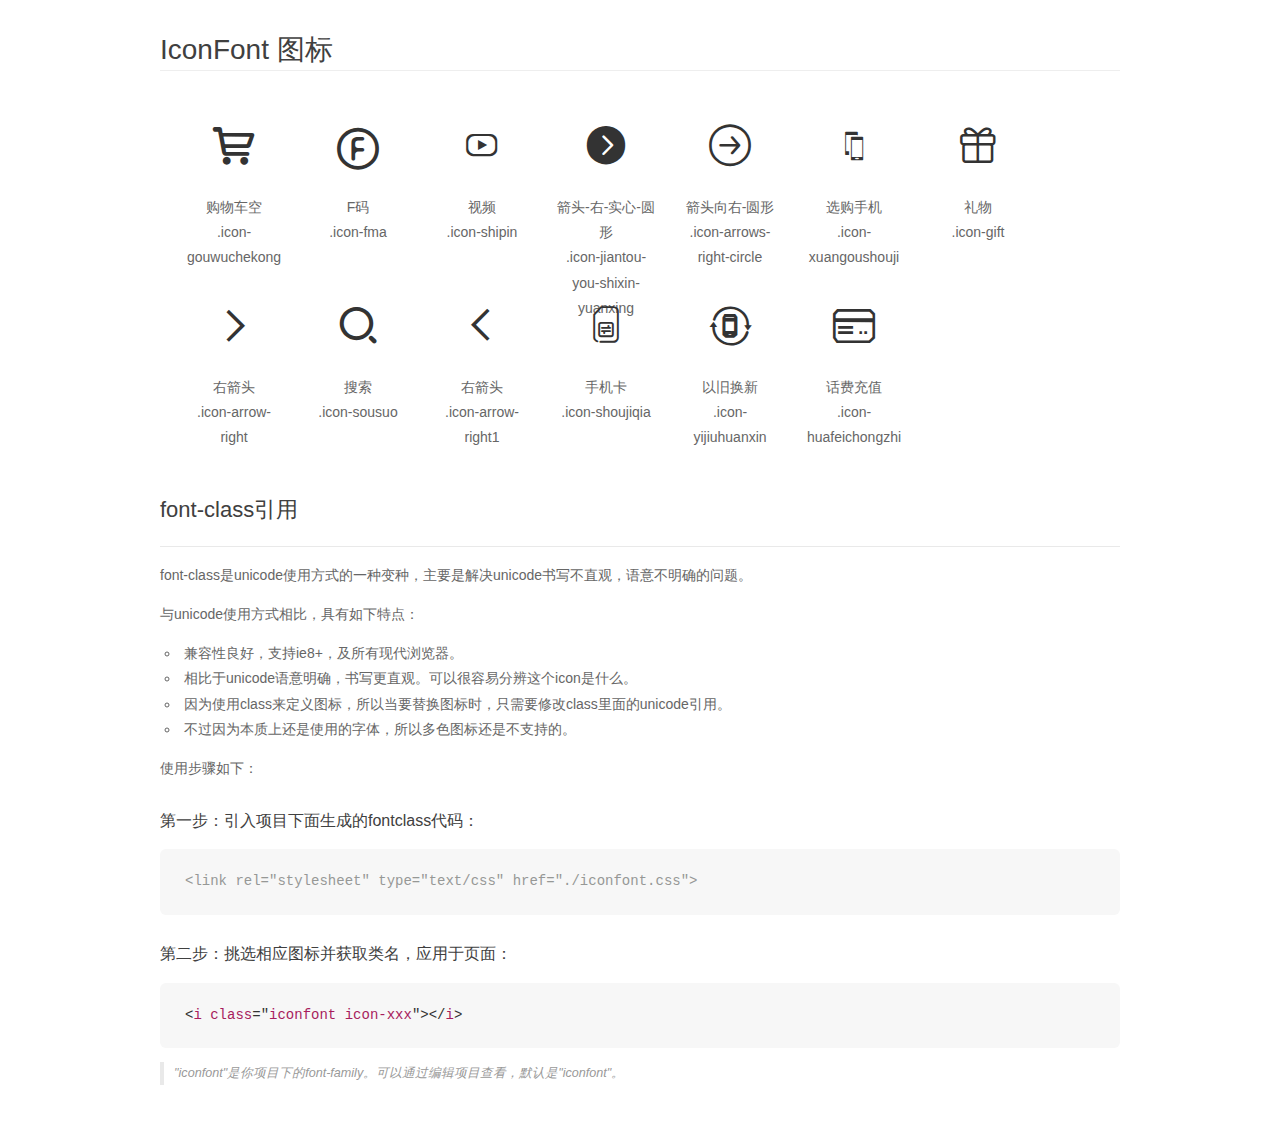
<file: images/font/demo_fontclass.html>
<!DOCTYPE html>
<html>
<head>
    <meta charset="utf-8"/>
    <title>IconFont</title>
    <link rel="stylesheet" href="demo.css">
    <link rel="stylesheet" href="iconfont.css">
</head>
<body>
    <div class="main markdown">
        <h1>IconFont 图标</h1>
        <ul class="icon_lists clear">
            
                <li>
                <i class="icon iconfont icon-gouwuchekong"></i>
                    <div class="name">购物车空</div>
                    <div class="fontclass">.icon-gouwuchekong</div>
                </li>
            
                <li>
                <i class="icon iconfont icon-fma"></i>
                    <div class="name">F码</div>
                    <div class="fontclass">.icon-fma</div>
                </li>
            
                <li>
                <i class="icon iconfont icon-shipin"></i>
                    <div class="name">视频</div>
                    <div class="fontclass">.icon-shipin</div>
                </li>
            
                <li>
                <i class="icon iconfont icon-jiantou-you-shixin-yuanxing"></i>
                    <div class="name">箭头-右-实心-圆形</div>
                    <div class="fontclass">.icon-jiantou-you-shixin-yuanxing</div>
                </li>
            
                <li>
                <i class="icon iconfont icon-arrows-right-circle"></i>
                    <div class="name">箭头向右-圆形</div>
                    <div class="fontclass">.icon-arrows-right-circle</div>
                </li>
            
                <li>
                <i class="icon iconfont icon-xuangoushouji"></i>
                    <div class="name">选购手机</div>
                    <div class="fontclass">.icon-xuangoushouji</div>
                </li>
            
                <li>
                <i class="icon iconfont icon-gift"></i>
                    <div class="name">礼物</div>
                    <div class="fontclass">.icon-gift</div>
                </li>
            
                <li>
                <i class="icon iconfont icon-arrow-right"></i>
                    <div class="name">右箭头</div>
                    <div class="fontclass">.icon-arrow-right</div>
                </li>
            
                <li>
                <i class="icon iconfont icon-sousuo"></i>
                    <div class="name">搜索</div>
                    <div class="fontclass">.icon-sousuo</div>
                </li>
            
                <li>
                <i class="icon iconfont icon-arrow-right1"></i>
                    <div class="name">右箭头</div>
                    <div class="fontclass">.icon-arrow-right1</div>
                </li>
            
                <li>
                <i class="icon iconfont icon-shoujiqia"></i>
                    <div class="name">手机卡</div>
                    <div class="fontclass">.icon-shoujiqia</div>
                </li>
            
                <li>
                <i class="icon iconfont icon-yijiuhuanxin"></i>
                    <div class="name">以旧换新</div>
                    <div class="fontclass">.icon-yijiuhuanxin</div>
                </li>
            
                <li>
                <i class="icon iconfont icon-huafeichongzhi"></i>
                    <div class="name">话费充值</div>
                    <div class="fontclass">.icon-huafeichongzhi</div>
                </li>
            
        </ul>

        <h2 id="font-class-">font-class引用</h2>
        <hr>

        <p>font-class是unicode使用方式的一种变种，主要是解决unicode书写不直观，语意不明确的问题。</p>
        <p>与unicode使用方式相比，具有如下特点：</p>
        <ul>
        <li>兼容性良好，支持ie8+，及所有现代浏览器。</li>
        <li>相比于unicode语意明确，书写更直观。可以很容易分辨这个icon是什么。</li>
        <li>因为使用class来定义图标，所以当要替换图标时，只需要修改class里面的unicode引用。</li>
        <li>不过因为本质上还是使用的字体，所以多色图标还是不支持的。</li>
        </ul>
        <p>使用步骤如下：</p>
        <h3 id="-fontclass-">第一步：引入项目下面生成的fontclass代码：</h3>


        <pre><code class="lang-js hljs javascript"><span class="hljs-comment">&lt;link rel="stylesheet" type="text/css" href="./iconfont.css"&gt;</span></code></pre>
        <h3 id="-">第二步：挑选相应图标并获取类名，应用于页面：</h3>
        <pre><code class="lang-css hljs">&lt;<span class="hljs-selector-tag">i</span> <span class="hljs-selector-tag">class</span>="<span class="hljs-selector-tag">iconfont</span> <span class="hljs-selector-tag">icon-xxx</span>"&gt;&lt;/<span class="hljs-selector-tag">i</span>&gt;</code></pre>
        <blockquote>
        <p>"iconfont"是你项目下的font-family。可以通过编辑项目查看，默认是"iconfont"。</p>
        </blockquote>
    </div>
</body>
</html>
</file>
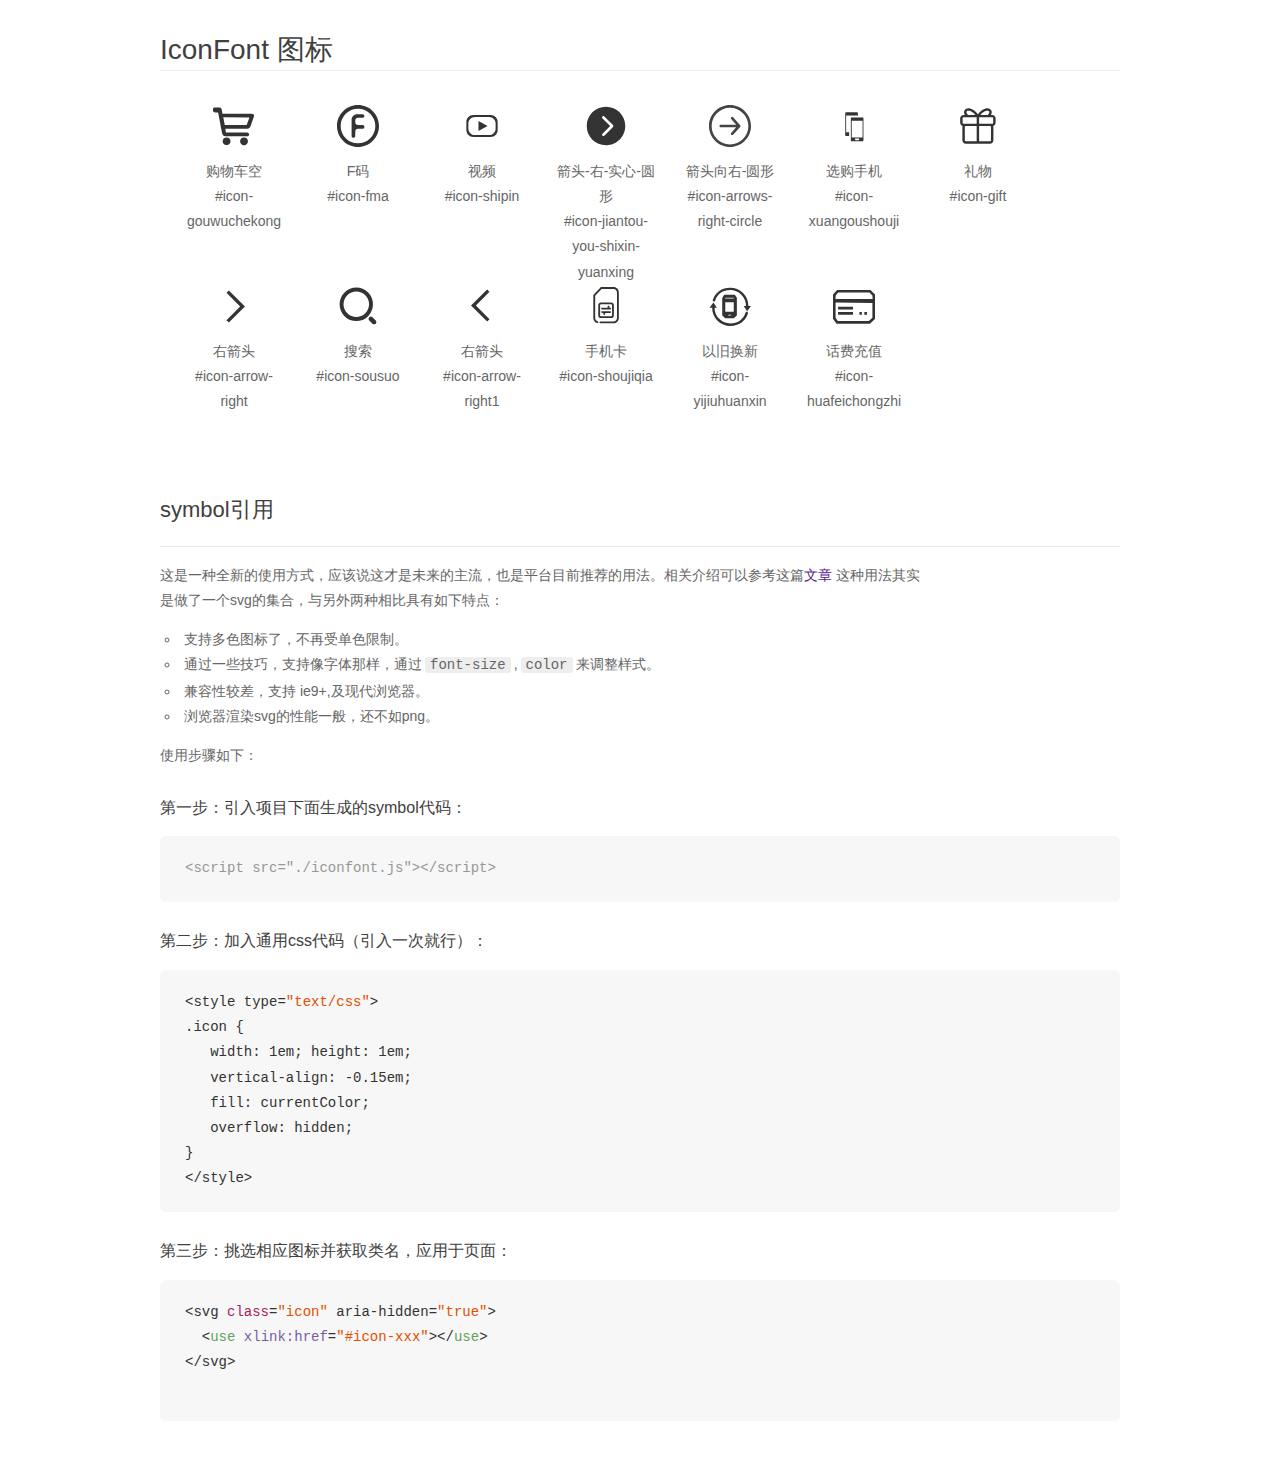
<file: images/font/demo_symbol.html>
<!DOCTYPE html>
<html>
<head>
    <meta charset="utf-8"/>
    <title>IconFont</title>
    <link rel="stylesheet" href="demo.css">
    <script src="iconfont.js"></script>

    <style type="text/css">
        .icon {
          /* 通过设置 font-size 来改变图标大小 */
          width: 1em; height: 1em;
          /* 图标和文字相邻时，垂直对齐 */
          vertical-align: -0.15em;
          /* 通过设置 color 来改变 SVG 的颜色/fill */
          fill: currentColor;
          /* path 和 stroke 溢出 viewBox 部分在 IE 下会显示
             normalize.css 中也包含这行 */
          overflow: hidden;
        }

    </style>
</head>
<body>
    <div class="main markdown">
        <h1>IconFont 图标</h1>
        <ul class="icon_lists clear">
            
                <li>
                    <svg class="icon" aria-hidden="true">
                        <use xlink:href="#icon-gouwuchekong"></use>
                    </svg>
                    <div class="name">购物车空</div>
                    <div class="fontclass">#icon-gouwuchekong</div>
                </li>
            
                <li>
                    <svg class="icon" aria-hidden="true">
                        <use xlink:href="#icon-fma"></use>
                    </svg>
                    <div class="name">F码</div>
                    <div class="fontclass">#icon-fma</div>
                </li>
            
                <li>
                    <svg class="icon" aria-hidden="true">
                        <use xlink:href="#icon-shipin"></use>
                    </svg>
                    <div class="name">视频</div>
                    <div class="fontclass">#icon-shipin</div>
                </li>
            
                <li>
                    <svg class="icon" aria-hidden="true">
                        <use xlink:href="#icon-jiantou-you-shixin-yuanxing"></use>
                    </svg>
                    <div class="name">箭头-右-实心-圆形</div>
                    <div class="fontclass">#icon-jiantou-you-shixin-yuanxing</div>
                </li>
            
                <li>
                    <svg class="icon" aria-hidden="true">
                        <use xlink:href="#icon-arrows-right-circle"></use>
                    </svg>
                    <div class="name">箭头向右-圆形</div>
                    <div class="fontclass">#icon-arrows-right-circle</div>
                </li>
            
                <li>
                    <svg class="icon" aria-hidden="true">
                        <use xlink:href="#icon-xuangoushouji"></use>
                    </svg>
                    <div class="name">选购手机</div>
                    <div class="fontclass">#icon-xuangoushouji</div>
                </li>
            
                <li>
                    <svg class="icon" aria-hidden="true">
                        <use xlink:href="#icon-gift"></use>
                    </svg>
                    <div class="name">礼物</div>
                    <div class="fontclass">#icon-gift</div>
                </li>
            
                <li>
                    <svg class="icon" aria-hidden="true">
                        <use xlink:href="#icon-arrow-right"></use>
                    </svg>
                    <div class="name">右箭头</div>
                    <div class="fontclass">#icon-arrow-right</div>
                </li>
            
                <li>
                    <svg class="icon" aria-hidden="true">
                        <use xlink:href="#icon-sousuo"></use>
                    </svg>
                    <div class="name">搜索</div>
                    <div class="fontclass">#icon-sousuo</div>
                </li>
            
                <li>
                    <svg class="icon" aria-hidden="true">
                        <use xlink:href="#icon-arrow-right1"></use>
                    </svg>
                    <div class="name">右箭头</div>
                    <div class="fontclass">#icon-arrow-right1</div>
                </li>
            
                <li>
                    <svg class="icon" aria-hidden="true">
                        <use xlink:href="#icon-shoujiqia"></use>
                    </svg>
                    <div class="name">手机卡</div>
                    <div class="fontclass">#icon-shoujiqia</div>
                </li>
            
                <li>
                    <svg class="icon" aria-hidden="true">
                        <use xlink:href="#icon-yijiuhuanxin"></use>
                    </svg>
                    <div class="name">以旧换新</div>
                    <div class="fontclass">#icon-yijiuhuanxin</div>
                </li>
            
                <li>
                    <svg class="icon" aria-hidden="true">
                        <use xlink:href="#icon-huafeichongzhi"></use>
                    </svg>
                    <div class="name">话费充值</div>
                    <div class="fontclass">#icon-huafeichongzhi</div>
                </li>
            
        </ul>


        <h2 id="symbol-">symbol引用</h2>
        <hr>

        <p>这是一种全新的使用方式，应该说这才是未来的主流，也是平台目前推荐的用法。相关介绍可以参考这篇<a href="">文章</a>
        这种用法其实是做了一个svg的集合，与另外两种相比具有如下特点：</p>
        <ul>
          <li>支持多色图标了，不再受单色限制。</li>
          <li>通过一些技巧，支持像字体那样，通过<code>font-size</code>,<code>color</code>来调整样式。</li>
          <li>兼容性较差，支持 ie9+,及现代浏览器。</li>
          <li>浏览器渲染svg的性能一般，还不如png。</li>
        </ul>
        <p>使用步骤如下：</p>
        <h3 id="-symbol-">第一步：引入项目下面生成的symbol代码：</h3>
        <pre><code class="lang-js hljs javascript"><span class="hljs-comment">&lt;script src="./iconfont.js"&gt;&lt;/script&gt;</span></code></pre>
        <h3 id="-css-">第二步：加入通用css代码（引入一次就行）：</h3>
        <pre><code class="lang-js hljs javascript">&lt;style type=<span class="hljs-string">"text/css"</span>&gt;
.icon {
   width: <span class="hljs-number">1</span>em; height: <span class="hljs-number">1</span>em;
   vertical-align: <span class="hljs-number">-0.15</span>em;
   fill: currentColor;
   overflow: hidden;
}
&lt;<span class="hljs-regexp">/style&gt;</span></code></pre>
        <h3 id="-">第三步：挑选相应图标并获取类名，应用于页面：</h3>
        <pre><code class="lang-js hljs javascript">&lt;svg <span class="hljs-class"><span class="hljs-keyword">class</span></span>=<span class="hljs-string">"icon"</span> aria-hidden=<span class="hljs-string">"true"</span>&gt;<span class="xml"><span class="hljs-tag">
  &lt;<span class="hljs-name">use</span> <span class="hljs-attr">xlink:href</span>=<span class="hljs-string">"#icon-xxx"</span>&gt;</span><span class="hljs-tag">&lt;/<span class="hljs-name">use</span>&gt;</span>
</span>&lt;<span class="hljs-regexp">/svg&gt;
        </span></code></pre>
    </div>
</body>
</html>
</file>
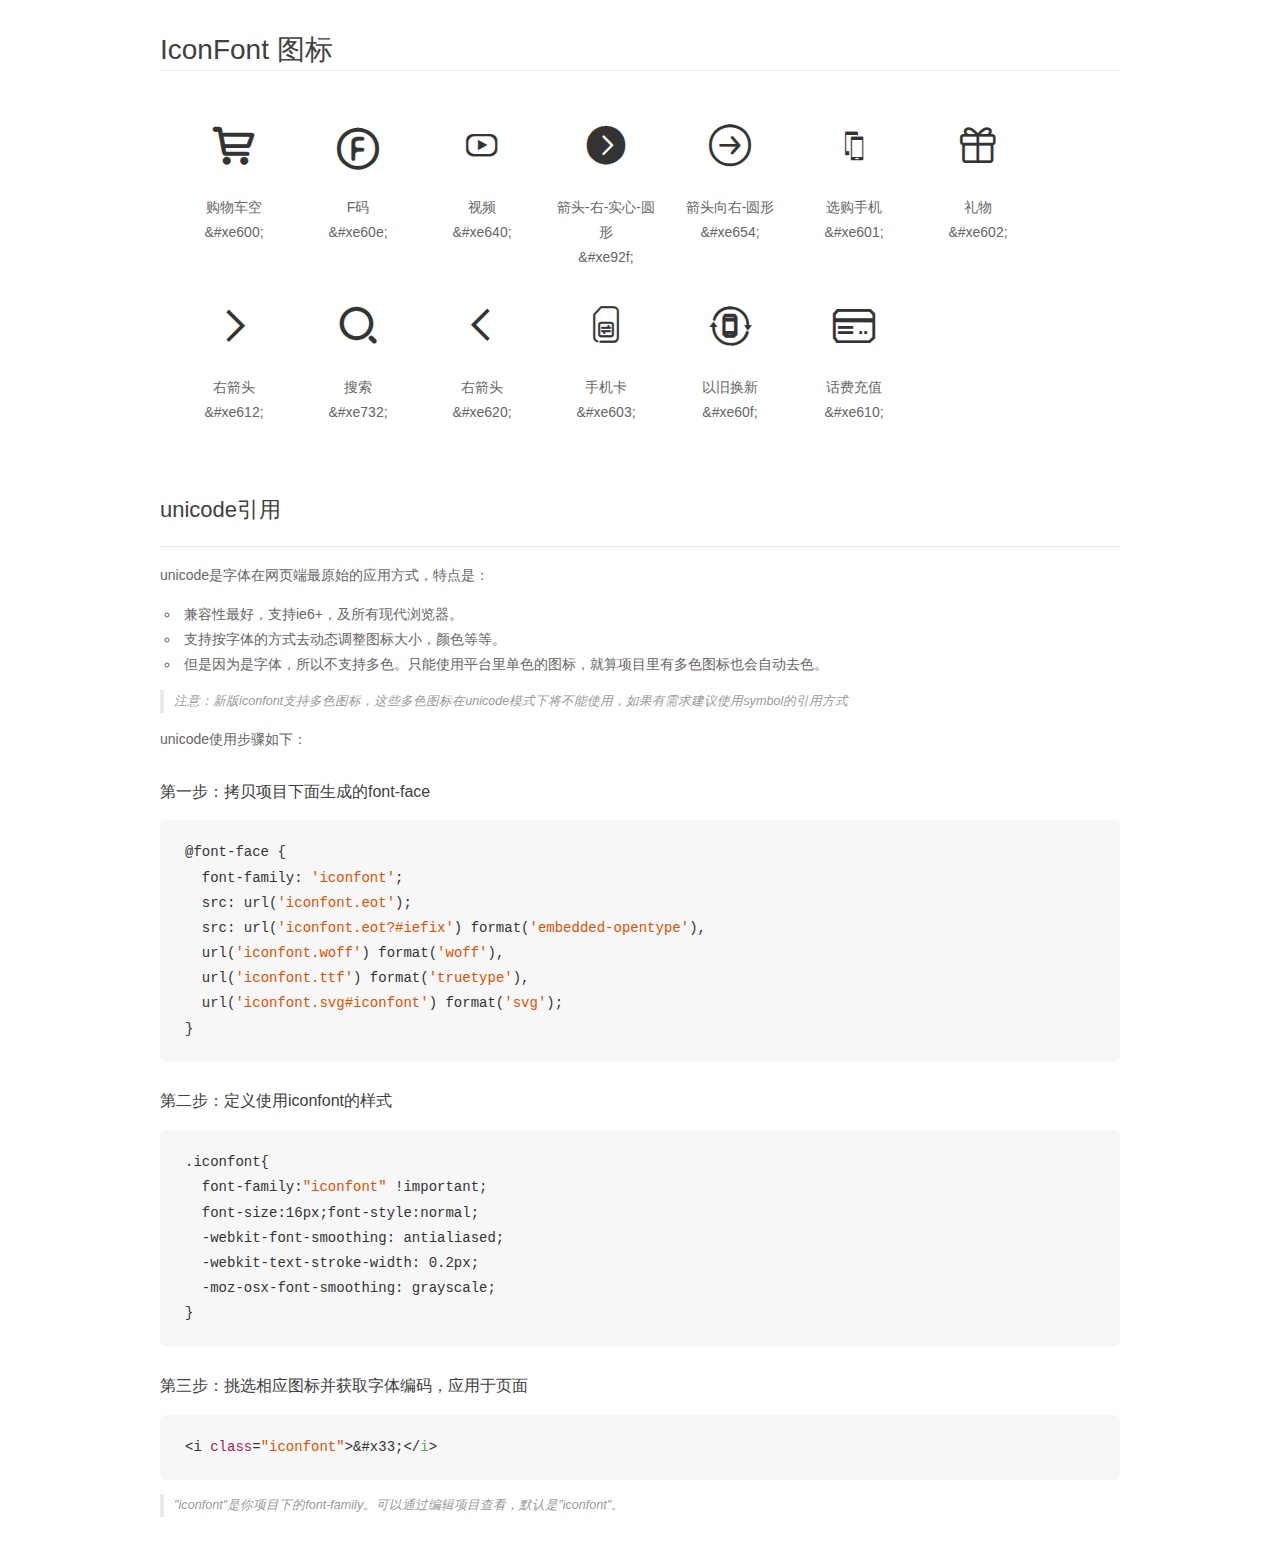
<file: images/font/demo_unicode.html>
<!DOCTYPE html>
<html>
<head>
    <meta charset="utf-8"/>
    <title>IconFont</title>
    <link rel="stylesheet" href="demo.css">

    <style type="text/css">

        @font-face {font-family: "iconfont";
          src: url('iconfont.eot'); /* IE9*/
          src: url('iconfont.eot#iefix') format('embedded-opentype'), /* IE6-IE8 */
          url('iconfont.woff') format('woff'), /* chrome, firefox */
          url('iconfont.ttf') format('truetype'), /* chrome, firefox, opera, Safari, Android, iOS 4.2+*/
          url('iconfont.svg#iconfont') format('svg'); /* iOS 4.1- */
        }

        .iconfont {
          font-family:"iconfont" !important;
          font-size:16px;
          font-style:normal;
          -webkit-font-smoothing: antialiased;
          -webkit-text-stroke-width: 0.2px;
          -moz-osx-font-smoothing: grayscale;
        }

    </style>
</head>
<body>
    <div class="main markdown">
        <h1>IconFont 图标</h1>
        <ul class="icon_lists clear">
            
                <li>
                <i class="icon iconfont">&#xe600;</i>
                    <div class="name">购物车空</div>
                    <div class="code">&amp;#xe600;</div>
                </li>
            
                <li>
                <i class="icon iconfont">&#xe60e;</i>
                    <div class="name">F码</div>
                    <div class="code">&amp;#xe60e;</div>
                </li>
            
                <li>
                <i class="icon iconfont">&#xe640;</i>
                    <div class="name">视频</div>
                    <div class="code">&amp;#xe640;</div>
                </li>
            
                <li>
                <i class="icon iconfont">&#xe92f;</i>
                    <div class="name">箭头-右-实心-圆形</div>
                    <div class="code">&amp;#xe92f;</div>
                </li>
            
                <li>
                <i class="icon iconfont">&#xe654;</i>
                    <div class="name">箭头向右-圆形</div>
                    <div class="code">&amp;#xe654;</div>
                </li>
            
                <li>
                <i class="icon iconfont">&#xe601;</i>
                    <div class="name">选购手机</div>
                    <div class="code">&amp;#xe601;</div>
                </li>
            
                <li>
                <i class="icon iconfont">&#xe602;</i>
                    <div class="name">礼物</div>
                    <div class="code">&amp;#xe602;</div>
                </li>
            
                <li>
                <i class="icon iconfont">&#xe612;</i>
                    <div class="name">右箭头</div>
                    <div class="code">&amp;#xe612;</div>
                </li>
            
                <li>
                <i class="icon iconfont">&#xe732;</i>
                    <div class="name">搜索</div>
                    <div class="code">&amp;#xe732;</div>
                </li>
            
                <li>
                <i class="icon iconfont">&#xe620;</i>
                    <div class="name">右箭头</div>
                    <div class="code">&amp;#xe620;</div>
                </li>
            
                <li>
                <i class="icon iconfont">&#xe603;</i>
                    <div class="name">手机卡</div>
                    <div class="code">&amp;#xe603;</div>
                </li>
            
                <li>
                <i class="icon iconfont">&#xe60f;</i>
                    <div class="name">以旧换新</div>
                    <div class="code">&amp;#xe60f;</div>
                </li>
            
                <li>
                <i class="icon iconfont">&#xe610;</i>
                    <div class="name">话费充值</div>
                    <div class="code">&amp;#xe610;</div>
                </li>
            
        </ul>
        <h2 id="unicode-">unicode引用</h2>
        <hr>

        <p>unicode是字体在网页端最原始的应用方式，特点是：</p>
        <ul>
        <li>兼容性最好，支持ie6+，及所有现代浏览器。</li>
        <li>支持按字体的方式去动态调整图标大小，颜色等等。</li>
        <li>但是因为是字体，所以不支持多色。只能使用平台里单色的图标，就算项目里有多色图标也会自动去色。</li>
        </ul>
        <blockquote>
        <p>注意：新版iconfont支持多色图标，这些多色图标在unicode模式下将不能使用，如果有需求建议使用symbol的引用方式</p>
        </blockquote>
        <p>unicode使用步骤如下：</p>
        <h3 id="-font-face">第一步：拷贝项目下面生成的font-face</h3>
        <pre><code class="lang-js hljs javascript">@font-face {
  font-family: <span class="hljs-string">'iconfont'</span>;
  src: url(<span class="hljs-string">'iconfont.eot'</span>);
  src: url(<span class="hljs-string">'iconfont.eot?#iefix'</span>) format(<span class="hljs-string">'embedded-opentype'</span>),
  url(<span class="hljs-string">'iconfont.woff'</span>) format(<span class="hljs-string">'woff'</span>),
  url(<span class="hljs-string">'iconfont.ttf'</span>) format(<span class="hljs-string">'truetype'</span>),
  url(<span class="hljs-string">'iconfont.svg#iconfont'</span>) format(<span class="hljs-string">'svg'</span>);
}
</code></pre>
        <h3 id="-iconfont-">第二步：定义使用iconfont的样式</h3>
        <pre><code class="lang-js hljs javascript">.iconfont{
  font-family:<span class="hljs-string">"iconfont"</span> !important;
  font-size:<span class="hljs-number">16</span>px;font-style:normal;
  -webkit-font-smoothing: antialiased;
  -webkit-text-stroke-width: <span class="hljs-number">0.2</span>px;
  -moz-osx-font-smoothing: grayscale;
}
</code></pre>
        <h3 id="-">第三步：挑选相应图标并获取字体编码，应用于页面</h3>
        <pre><code class="lang-js hljs javascript">&lt;i <span class="hljs-class"><span class="hljs-keyword">class</span></span>=<span class="hljs-string">"iconfont"</span>&gt;&amp;#x33;<span class="xml"><span class="hljs-tag">&lt;/<span class="hljs-name">i</span>&gt;</span></span></code></pre>

        <blockquote>
        <p>"iconfont"是你项目下的font-family。可以通过编辑项目查看，默认是"iconfont"。</p>
        </blockquote>
    </div>


</body>
</html>
</file>
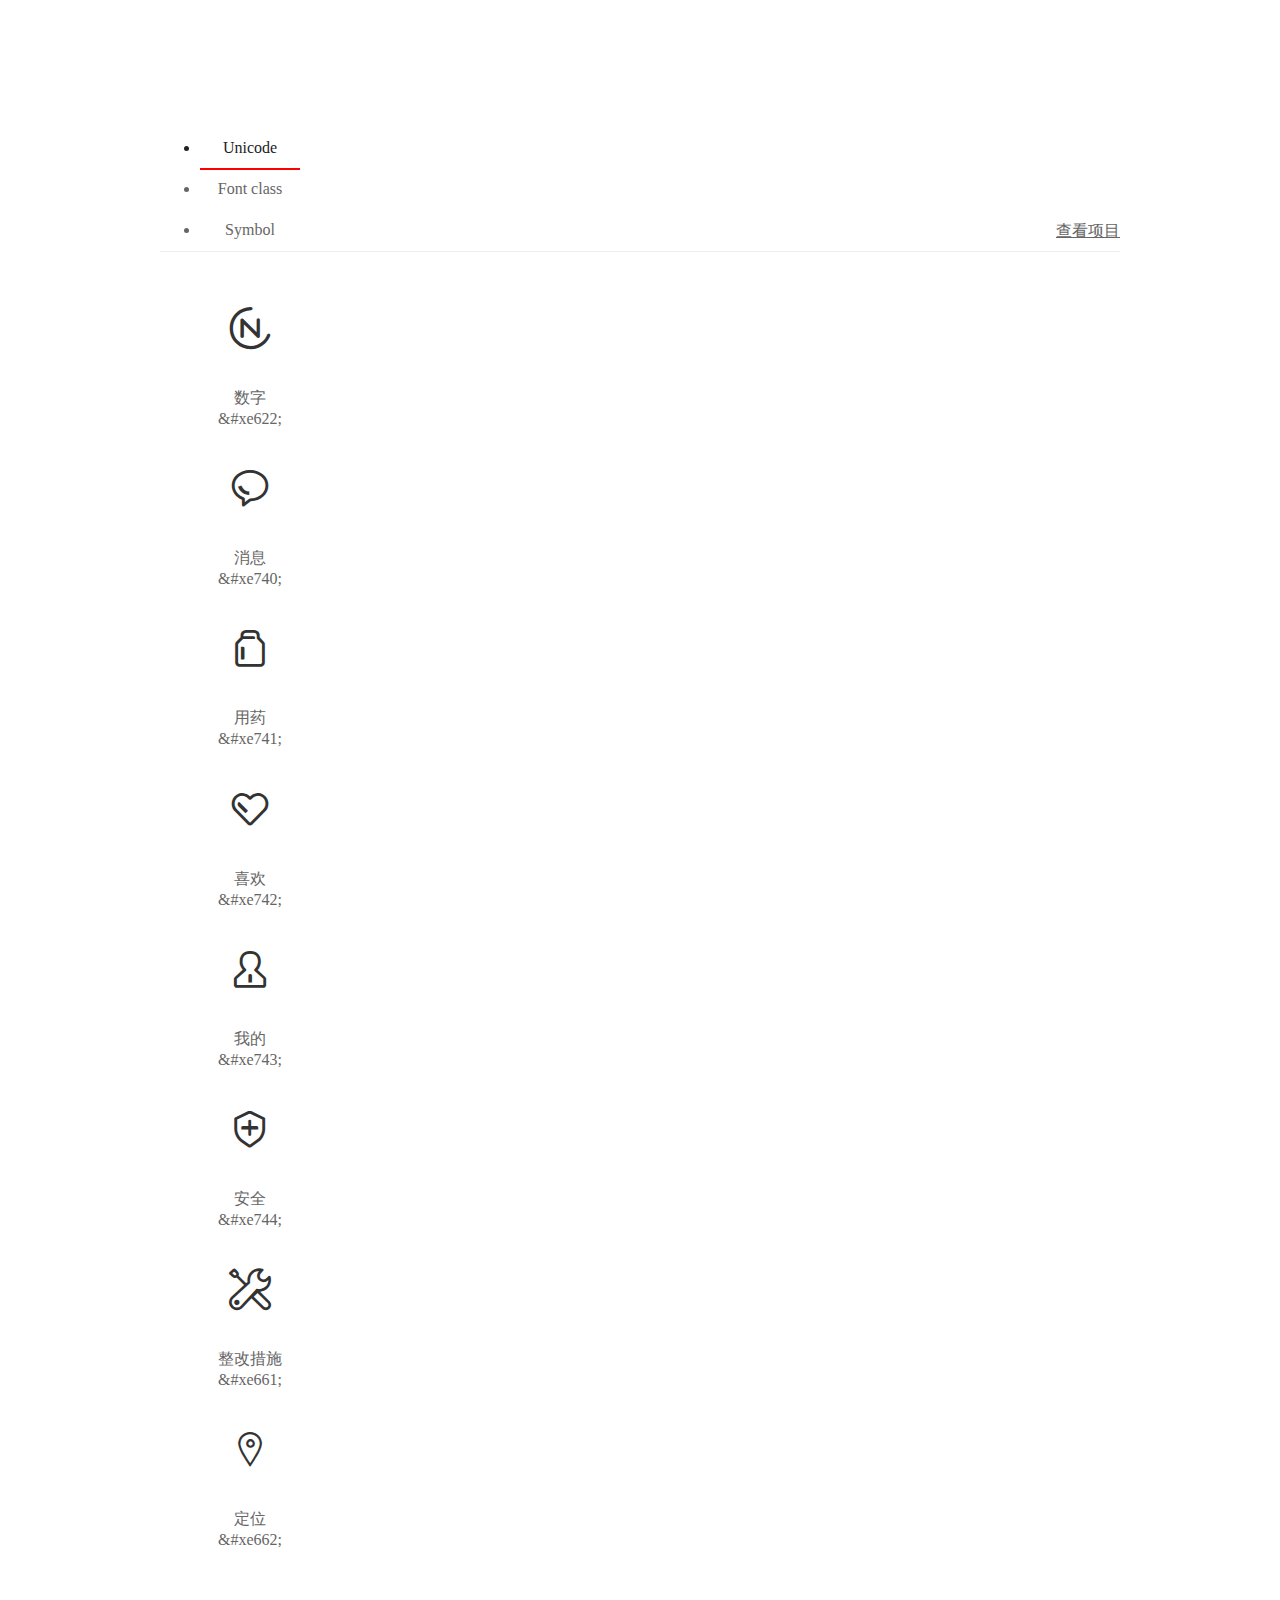
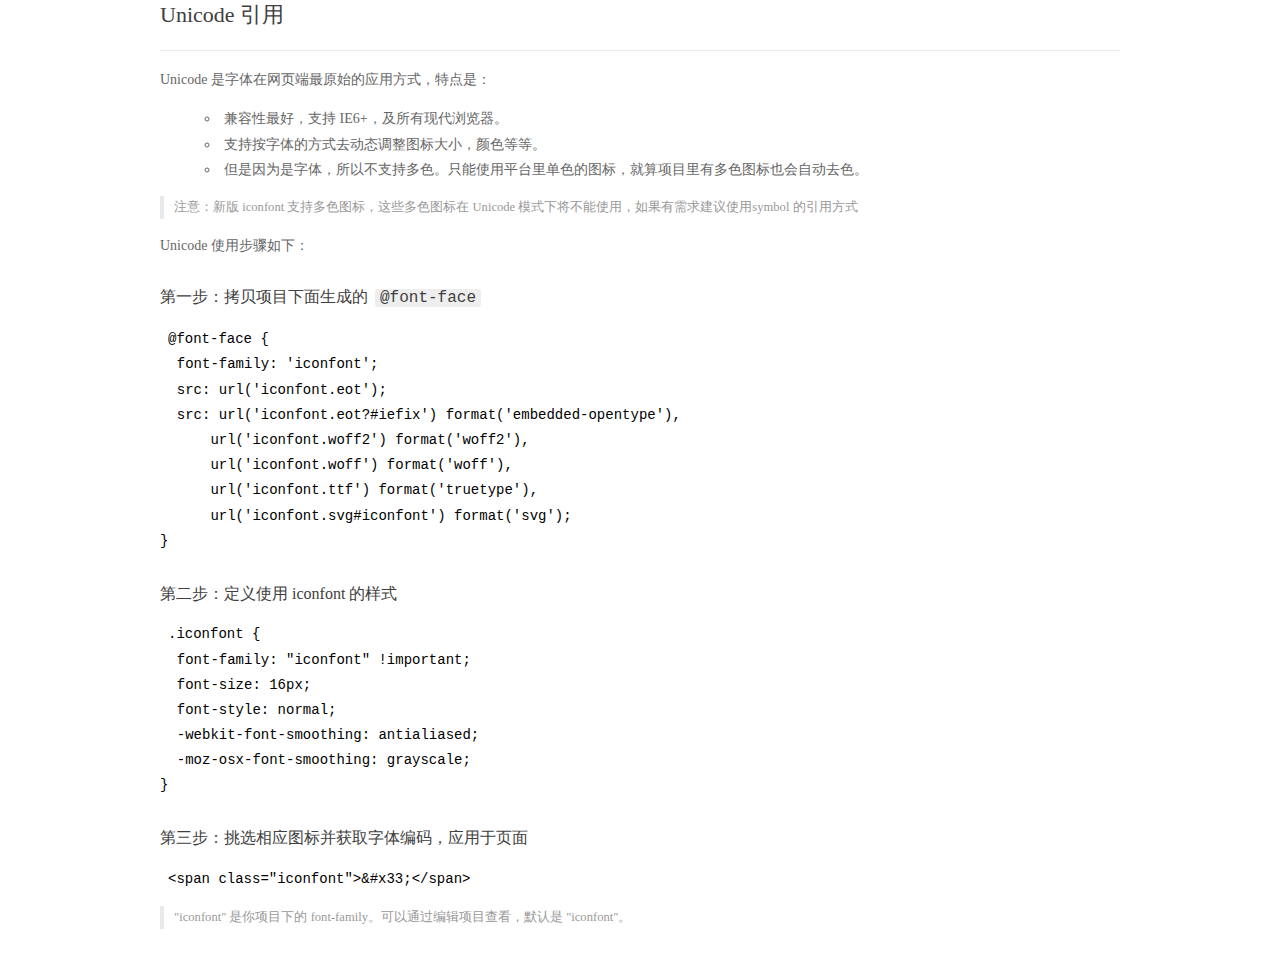
<file: images/font02/demo_index.html>
<!DOCTYPE html>
<html>
<head>
  <meta charset="utf-8"/>
  <title>IconFont Demo</title>
  <link rel="shortcut icon" href="https://gtms04.alicdn.com/tps/i4/TB1_oz6GVXXXXaFXpXXJDFnIXXX-64-64.ico" type="image/x-icon"/>
  <link rel="stylesheet" href="https://g.alicdn.com/thx/cube/1.3.2/cube.min.css">
  <link rel="stylesheet" href="demo.css">
  <link rel="stylesheet" href="iconfont.css">
  <script src="iconfont.js"></script>
  <!-- jQuery -->
  <script src="https://a1.alicdn.com/oss/uploads/2018/12/26/7bfddb60-08e8-11e9-9b04-53e73bb6408b.js"></script>
  <!-- 代码高亮 -->
  <script src="https://a1.alicdn.com/oss/uploads/2018/12/26/a3f714d0-08e6-11e9-8a15-ebf944d7534c.js"></script>
</head>
<body>
  <div class="main">
    <h1 class="logo"><a href="https://www.iconfont.cn/" title="iconfont 首页" target="_blank">&#xe86b;</a></h1>
    <div class="nav-tabs">
      <ul id="tabs" class="dib-box">
        <li class="dib active"><span>Unicode</span></li>
        <li class="dib"><span>Font class</span></li>
        <li class="dib"><span>Symbol</span></li>
      </ul>
      
      <a href="https://www.iconfont.cn/manage/index?manage_type=myprojects&projectId=1090962" target="_blank" class="nav-more">查看项目</a>
      
    </div>
    <div class="tab-container">
      <div class="content unicode" style="display: block;">
          <ul class="icon_lists dib-box">
          
            <li class="dib">
              <span class="icon iconfont">&#xe622;</span>
                <div class="name">数字</div>
                <div class="code-name">&amp;#xe622;</div>
              </li>
          
            <li class="dib">
              <span class="icon iconfont">&#xe740;</span>
                <div class="name">消息</div>
                <div class="code-name">&amp;#xe740;</div>
              </li>
          
            <li class="dib">
              <span class="icon iconfont">&#xe741;</span>
                <div class="name">用药</div>
                <div class="code-name">&amp;#xe741;</div>
              </li>
          
            <li class="dib">
              <span class="icon iconfont">&#xe742;</span>
                <div class="name">喜欢</div>
                <div class="code-name">&amp;#xe742;</div>
              </li>
          
            <li class="dib">
              <span class="icon iconfont">&#xe743;</span>
                <div class="name">我的</div>
                <div class="code-name">&amp;#xe743;</div>
              </li>
          
            <li class="dib">
              <span class="icon iconfont">&#xe744;</span>
                <div class="name">安全</div>
                <div class="code-name">&amp;#xe744;</div>
              </li>
          
            <li class="dib">
              <span class="icon iconfont">&#xe661;</span>
                <div class="name">整改措施</div>
                <div class="code-name">&amp;#xe661;</div>
              </li>
          
            <li class="dib">
              <span class="icon iconfont">&#xe662;</span>
                <div class="name">定位</div>
                <div class="code-name">&amp;#xe662;</div>
              </li>
          
          </ul>
          <div class="article markdown">
          <h2 id="unicode-">Unicode 引用</h2>
          <hr>

          <p>Unicode 是字体在网页端最原始的应用方式，特点是：</p>
          <ul>
            <li>兼容性最好，支持 IE6+，及所有现代浏览器。</li>
            <li>支持按字体的方式去动态调整图标大小，颜色等等。</li>
            <li>但是因为是字体，所以不支持多色。只能使用平台里单色的图标，就算项目里有多色图标也会自动去色。</li>
          </ul>
          <blockquote>
            <p>注意：新版 iconfont 支持多色图标，这些多色图标在 Unicode 模式下将不能使用，如果有需求建议使用symbol 的引用方式</p>
          </blockquote>
          <p>Unicode 使用步骤如下：</p>
          <h3 id="-font-face">第一步：拷贝项目下面生成的 <code>@font-face</code></h3>
<pre><code class="language-css"
>@font-face {
  font-family: 'iconfont';
  src: url('iconfont.eot');
  src: url('iconfont.eot?#iefix') format('embedded-opentype'),
      url('iconfont.woff2') format('woff2'),
      url('iconfont.woff') format('woff'),
      url('iconfont.ttf') format('truetype'),
      url('iconfont.svg#iconfont') format('svg');
}
</code></pre>
          <h3 id="-iconfont-">第二步：定义使用 iconfont 的样式</h3>
<pre><code class="language-css"
>.iconfont {
  font-family: "iconfont" !important;
  font-size: 16px;
  font-style: normal;
  -webkit-font-smoothing: antialiased;
  -moz-osx-font-smoothing: grayscale;
}
</code></pre>
          <h3 id="-">第三步：挑选相应图标并获取字体编码，应用于页面</h3>
<pre>
<code class="language-html"
>&lt;span class="iconfont"&gt;&amp;#x33;&lt;/span&gt;
</code></pre>
          <blockquote>
            <p>"iconfont" 是你项目下的 font-family。可以通过编辑项目查看，默认是 "iconfont"。</p>
          </blockquote>
          </div>
      </div>
      <div class="content font-class">
        <ul class="icon_lists dib-box">
          
          <li class="dib">
            <span class="icon iconfont icon-shuzi"></span>
            <div class="name">
              数字
            </div>
            <div class="code-name">.icon-shuzi
            </div>
          </li>
          
          <li class="dib">
            <span class="icon iconfont icon-xiaoxi"></span>
            <div class="name">
              消息
            </div>
            <div class="code-name">.icon-xiaoxi
            </div>
          </li>
          
          <li class="dib">
            <span class="icon iconfont icon-yongyao"></span>
            <div class="name">
              用药
            </div>
            <div class="code-name">.icon-yongyao
            </div>
          </li>
          
          <li class="dib">
            <span class="icon iconfont icon-xihuan"></span>
            <div class="name">
              喜欢
            </div>
            <div class="code-name">.icon-xihuan
            </div>
          </li>
          
          <li class="dib">
            <span class="icon iconfont icon-wode"></span>
            <div class="name">
              我的
            </div>
            <div class="code-name">.icon-wode
            </div>
          </li>
          
          <li class="dib">
            <span class="icon iconfont icon-anquan"></span>
            <div class="name">
              安全
            </div>
            <div class="code-name">.icon-anquan
            </div>
          </li>
          
          <li class="dib">
            <span class="icon iconfont icon-zhenggaicuoshi"></span>
            <div class="name">
              整改措施
            </div>
            <div class="code-name">.icon-zhenggaicuoshi
            </div>
          </li>
          
          <li class="dib">
            <span class="icon iconfont icon-dingwei"></span>
            <div class="name">
              定位
            </div>
            <div class="code-name">.icon-dingwei
            </div>
          </li>
          
        </ul>
        <div class="article markdown">
        <h2 id="font-class-">font-class 引用</h2>
        <hr>

        <p>font-class 是 Unicode 使用方式的一种变种，主要是解决 Unicode 书写不直观，语意不明确的问题。</p>
        <p>与 Unicode 使用方式相比，具有如下特点：</p>
        <ul>
          <li>兼容性良好，支持 IE8+，及所有现代浏览器。</li>
          <li>相比于 Unicode 语意明确，书写更直观。可以很容易分辨这个 icon 是什么。</li>
          <li>因为使用 class 来定义图标，所以当要替换图标时，只需要修改 class 里面的 Unicode 引用。</li>
          <li>不过因为本质上还是使用的字体，所以多色图标还是不支持的。</li>
        </ul>
        <p>使用步骤如下：</p>
        <h3 id="-fontclass-">第一步：引入项目下面生成的 fontclass 代码：</h3>
<pre><code class="language-html">&lt;link rel="stylesheet" href="./iconfont.css"&gt;
</code></pre>
        <h3 id="-">第二步：挑选相应图标并获取类名，应用于页面：</h3>
<pre><code class="language-html">&lt;span class="iconfont icon-xxx"&gt;&lt;/span&gt;
</code></pre>
        <blockquote>
          <p>"
            iconfont" 是你项目下的 font-family。可以通过编辑项目查看，默认是 "iconfont"。</p>
        </blockquote>
      </div>
      </div>
      <div class="content symbol">
          <ul class="icon_lists dib-box">
          
            <li class="dib">
                <svg class="icon svg-icon" aria-hidden="true">
                  <use xlink:href="#icon-shuzi"></use>
                </svg>
                <div class="name">数字</div>
                <div class="code-name">#icon-shuzi</div>
            </li>
          
            <li class="dib">
                <svg class="icon svg-icon" aria-hidden="true">
                  <use xlink:href="#icon-xiaoxi"></use>
                </svg>
                <div class="name">消息</div>
                <div class="code-name">#icon-xiaoxi</div>
            </li>
          
            <li class="dib">
                <svg class="icon svg-icon" aria-hidden="true">
                  <use xlink:href="#icon-yongyao"></use>
                </svg>
                <div class="name">用药</div>
                <div class="code-name">#icon-yongyao</div>
            </li>
          
            <li class="dib">
                <svg class="icon svg-icon" aria-hidden="true">
                  <use xlink:href="#icon-xihuan"></use>
                </svg>
                <div class="name">喜欢</div>
                <div class="code-name">#icon-xihuan</div>
            </li>
          
            <li class="dib">
                <svg class="icon svg-icon" aria-hidden="true">
                  <use xlink:href="#icon-wode"></use>
                </svg>
                <div class="name">我的</div>
                <div class="code-name">#icon-wode</div>
            </li>
          
            <li class="dib">
                <svg class="icon svg-icon" aria-hidden="true">
                  <use xlink:href="#icon-anquan"></use>
                </svg>
                <div class="name">安全</div>
                <div class="code-name">#icon-anquan</div>
            </li>
          
            <li class="dib">
                <svg class="icon svg-icon" aria-hidden="true">
                  <use xlink:href="#icon-zhenggaicuoshi"></use>
                </svg>
                <div class="name">整改措施</div>
                <div class="code-name">#icon-zhenggaicuoshi</div>
            </li>
          
            <li class="dib">
                <svg class="icon svg-icon" aria-hidden="true">
                  <use xlink:href="#icon-dingwei"></use>
                </svg>
                <div class="name">定位</div>
                <div class="code-name">#icon-dingwei</div>
            </li>
          
          </ul>
          <div class="article markdown">
          <h2 id="symbol-">Symbol 引用</h2>
          <hr>

          <p>这是一种全新的使用方式，应该说这才是未来的主流，也是平台目前推荐的用法。相关介绍可以参考这篇<a href="">文章</a>
            这种用法其实是做了一个 SVG 的集合，与另外两种相比具有如下特点：</p>
          <ul>
            <li>支持多色图标了，不再受单色限制。</li>
            <li>通过一些技巧，支持像字体那样，通过 <code>font-size</code>, <code>color</code> 来调整样式。</li>
            <li>兼容性较差，支持 IE9+，及现代浏览器。</li>
            <li>浏览器渲染 SVG 的性能一般，还不如 png。</li>
          </ul>
          <p>使用步骤如下：</p>
          <h3 id="-symbol-">第一步：引入项目下面生成的 symbol 代码：</h3>
<pre><code class="language-html">&lt;script src="./iconfont.js"&gt;&lt;/script&gt;
</code></pre>
          <h3 id="-css-">第二步：加入通用 CSS 代码（引入一次就行）：</h3>
<pre><code class="language-html">&lt;style&gt;
.icon {
  width: 1em;
  height: 1em;
  vertical-align: -0.15em;
  fill: currentColor;
  overflow: hidden;
}
&lt;/style&gt;
</code></pre>
          <h3 id="-">第三步：挑选相应图标并获取类名，应用于页面：</h3>
<pre><code class="language-html">&lt;svg class="icon" aria-hidden="true"&gt;
  &lt;use xlink:href="#icon-xxx"&gt;&lt;/use&gt;
&lt;/svg&gt;
</code></pre>
          </div>
      </div>

    </div>
  </div>
  <script>
  $(document).ready(function () {
      $('.tab-container .content:first').show()

      $('#tabs li').click(function (e) {
        var tabContent = $('.tab-container .content')
        var index = $(this).index()

        if ($(this).hasClass('active')) {
          return
        } else {
          $('#tabs li').removeClass('active')
          $(this).addClass('active')

          tabContent.hide().eq(index).fadeIn()
        }
      })
    })
  </script>
</body>
</html>
</file>
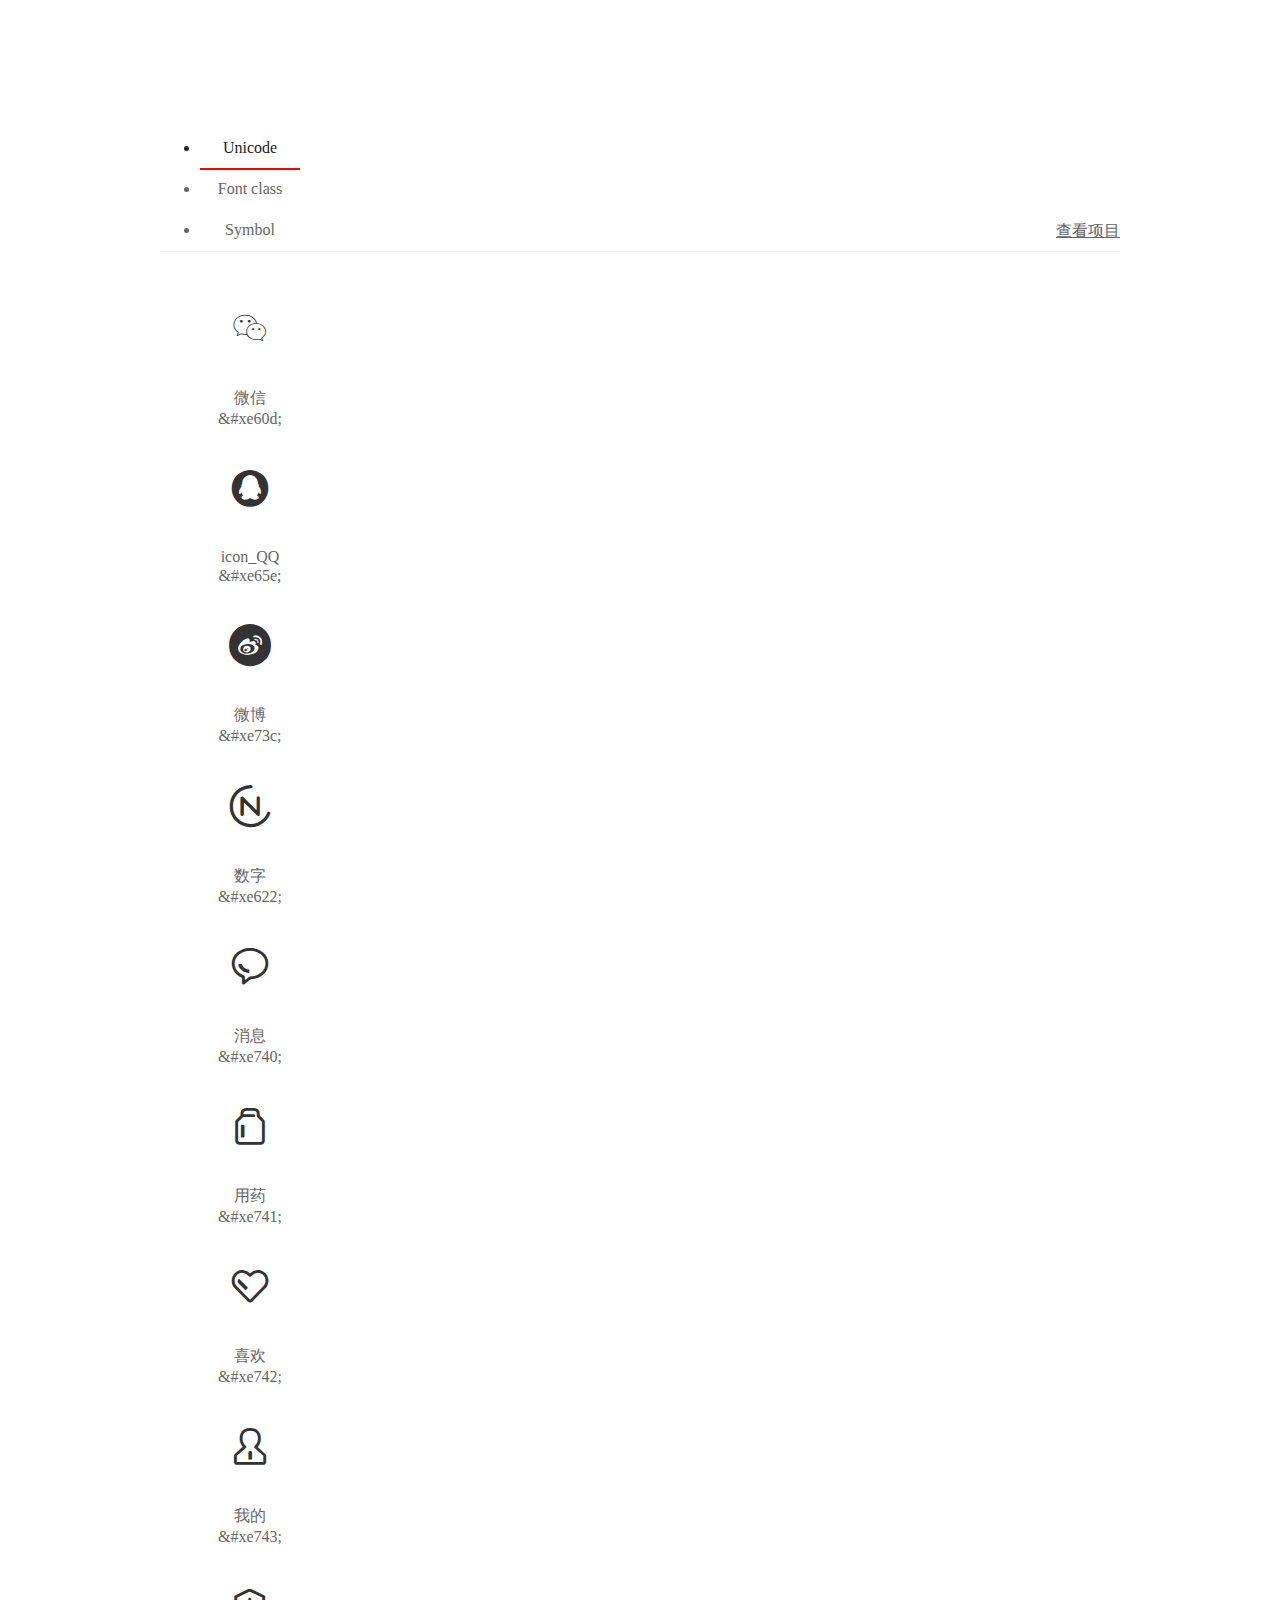
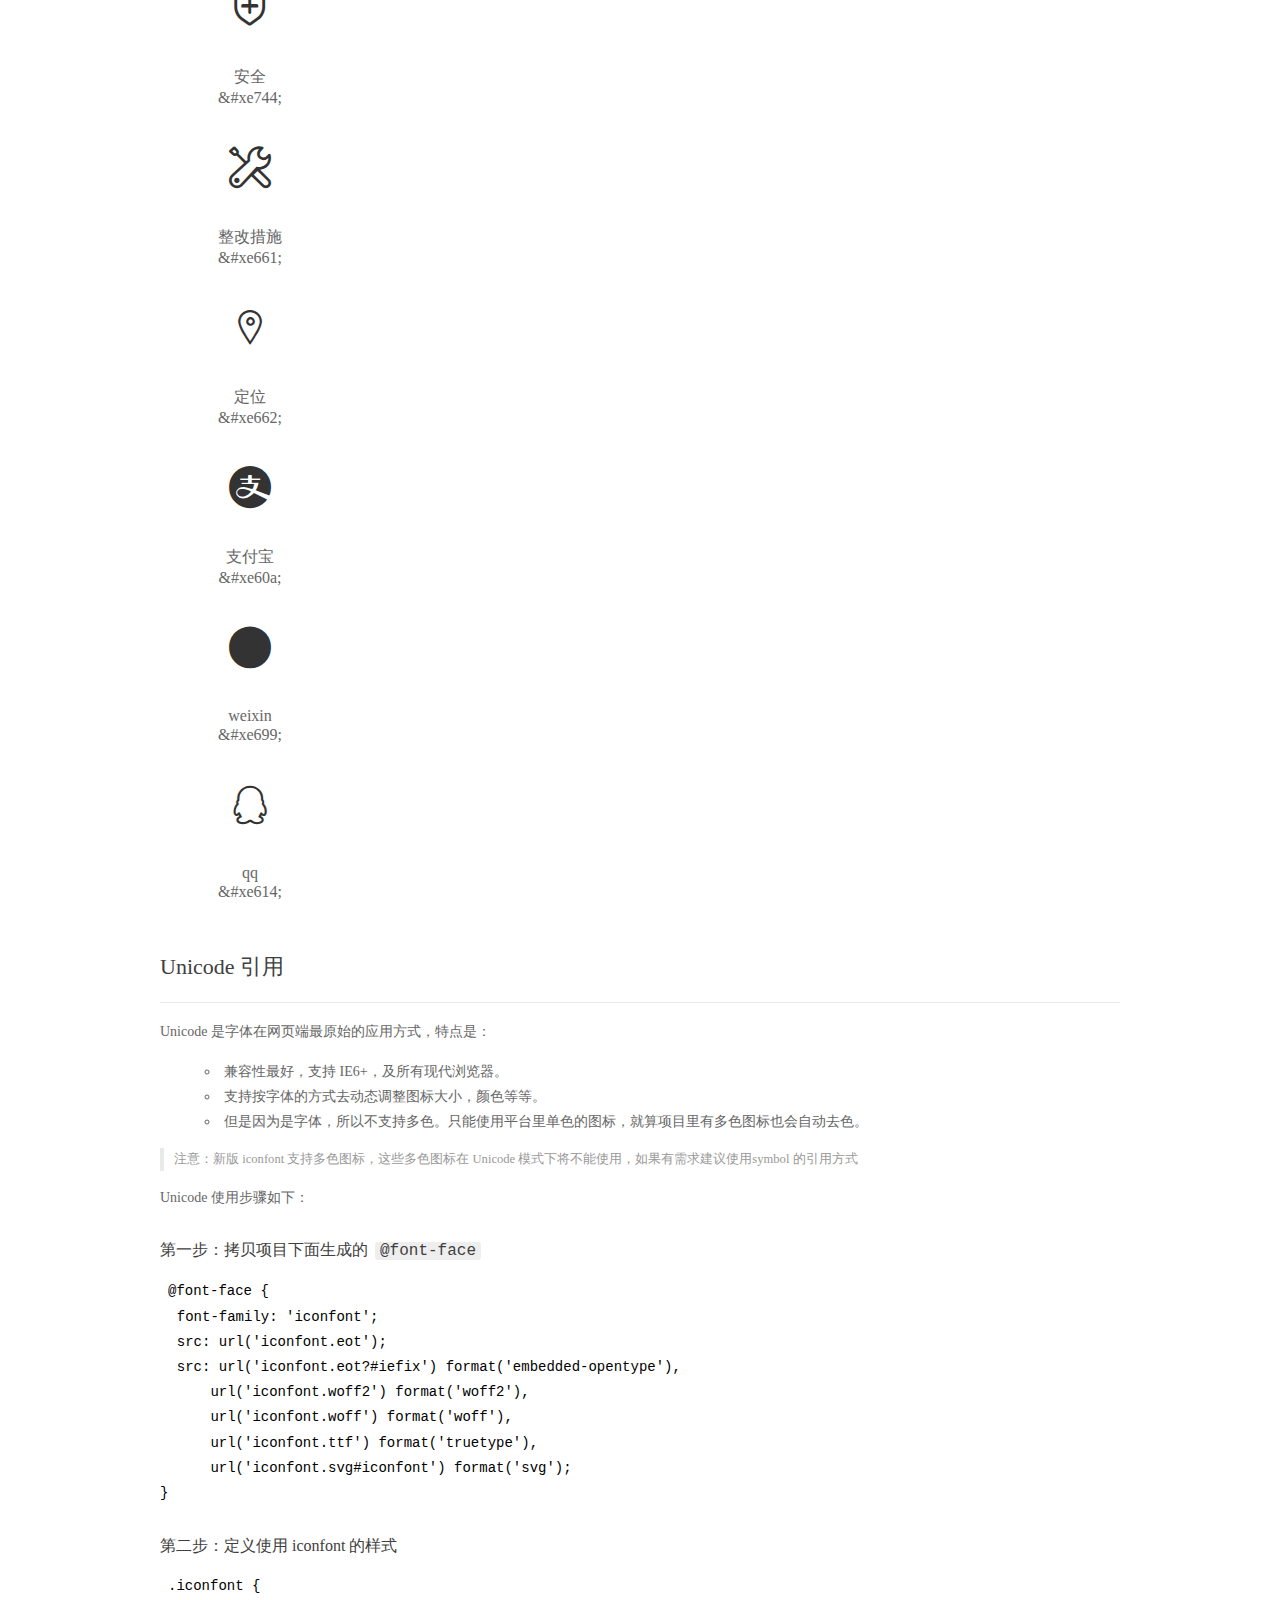
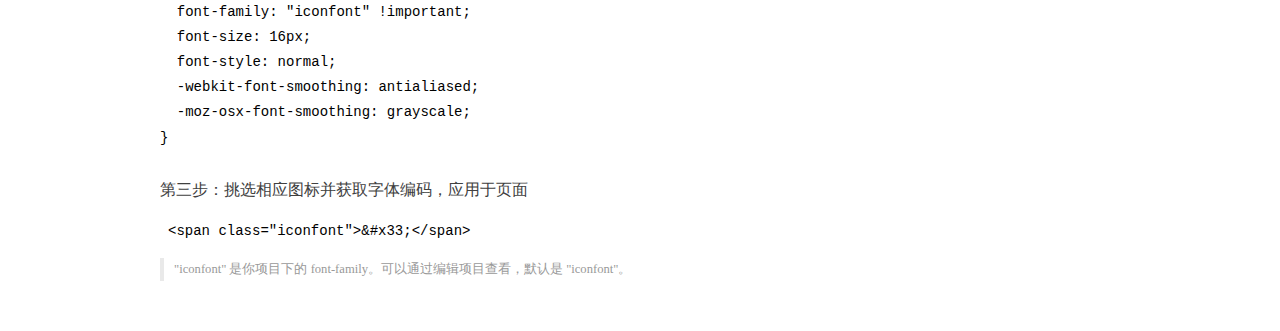
<file: images/font03/demo_index.html>
<!DOCTYPE html>
<html>
<head>
  <meta charset="utf-8"/>
  <title>IconFont Demo</title>
  <link rel="shortcut icon" href="https://gtms04.alicdn.com/tps/i4/TB1_oz6GVXXXXaFXpXXJDFnIXXX-64-64.ico" type="image/x-icon"/>
  <link rel="stylesheet" href="https://g.alicdn.com/thx/cube/1.3.2/cube.min.css">
  <link rel="stylesheet" href="demo.css">
  <link rel="stylesheet" href="iconfont.css">
  <script src="iconfont.js"></script>
  <!-- jQuery -->
  <script src="https://a1.alicdn.com/oss/uploads/2018/12/26/7bfddb60-08e8-11e9-9b04-53e73bb6408b.js"></script>
  <!-- 代码高亮 -->
  <script src="https://a1.alicdn.com/oss/uploads/2018/12/26/a3f714d0-08e6-11e9-8a15-ebf944d7534c.js"></script>
</head>
<body>
  <div class="main">
    <h1 class="logo"><a href="https://www.iconfont.cn/" title="iconfont 首页" target="_blank">&#xe86b;</a></h1>
    <div class="nav-tabs">
      <ul id="tabs" class="dib-box">
        <li class="dib active"><span>Unicode</span></li>
        <li class="dib"><span>Font class</span></li>
        <li class="dib"><span>Symbol</span></li>
      </ul>
      
      <a href="https://www.iconfont.cn/manage/index?manage_type=myprojects&projectId=1090962" target="_blank" class="nav-more">查看项目</a>
      
    </div>
    <div class="tab-container">
      <div class="content unicode" style="display: block;">
          <ul class="icon_lists dib-box">
          
            <li class="dib">
              <span class="icon iconfont">&#xe60d;</span>
                <div class="name">微信</div>
                <div class="code-name">&amp;#xe60d;</div>
              </li>
          
            <li class="dib">
              <span class="icon iconfont">&#xe65e;</span>
                <div class="name">icon_QQ</div>
                <div class="code-name">&amp;#xe65e;</div>
              </li>
          
            <li class="dib">
              <span class="icon iconfont">&#xe73c;</span>
                <div class="name">微博</div>
                <div class="code-name">&amp;#xe73c;</div>
              </li>
          
            <li class="dib">
              <span class="icon iconfont">&#xe622;</span>
                <div class="name">数字</div>
                <div class="code-name">&amp;#xe622;</div>
              </li>
          
            <li class="dib">
              <span class="icon iconfont">&#xe740;</span>
                <div class="name">消息</div>
                <div class="code-name">&amp;#xe740;</div>
              </li>
          
            <li class="dib">
              <span class="icon iconfont">&#xe741;</span>
                <div class="name">用药</div>
                <div class="code-name">&amp;#xe741;</div>
              </li>
          
            <li class="dib">
              <span class="icon iconfont">&#xe742;</span>
                <div class="name">喜欢</div>
                <div class="code-name">&amp;#xe742;</div>
              </li>
          
            <li class="dib">
              <span class="icon iconfont">&#xe743;</span>
                <div class="name">我的</div>
                <div class="code-name">&amp;#xe743;</div>
              </li>
          
            <li class="dib">
              <span class="icon iconfont">&#xe744;</span>
                <div class="name">安全</div>
                <div class="code-name">&amp;#xe744;</div>
              </li>
          
            <li class="dib">
              <span class="icon iconfont">&#xe661;</span>
                <div class="name">整改措施</div>
                <div class="code-name">&amp;#xe661;</div>
              </li>
          
            <li class="dib">
              <span class="icon iconfont">&#xe662;</span>
                <div class="name">定位</div>
                <div class="code-name">&amp;#xe662;</div>
              </li>
          
            <li class="dib">
              <span class="icon iconfont">&#xe60a;</span>
                <div class="name">支付宝</div>
                <div class="code-name">&amp;#xe60a;</div>
              </li>
          
            <li class="dib">
              <span class="icon iconfont">&#xe699;</span>
                <div class="name">weixin</div>
                <div class="code-name">&amp;#xe699;</div>
              </li>
          
            <li class="dib">
              <span class="icon iconfont">&#xe614;</span>
                <div class="name">qq</div>
                <div class="code-name">&amp;#xe614;</div>
              </li>
          
          </ul>
          <div class="article markdown">
          <h2 id="unicode-">Unicode 引用</h2>
          <hr>

          <p>Unicode 是字体在网页端最原始的应用方式，特点是：</p>
          <ul>
            <li>兼容性最好，支持 IE6+，及所有现代浏览器。</li>
            <li>支持按字体的方式去动态调整图标大小，颜色等等。</li>
            <li>但是因为是字体，所以不支持多色。只能使用平台里单色的图标，就算项目里有多色图标也会自动去色。</li>
          </ul>
          <blockquote>
            <p>注意：新版 iconfont 支持多色图标，这些多色图标在 Unicode 模式下将不能使用，如果有需求建议使用symbol 的引用方式</p>
          </blockquote>
          <p>Unicode 使用步骤如下：</p>
          <h3 id="-font-face">第一步：拷贝项目下面生成的 <code>@font-face</code></h3>
<pre><code class="language-css"
>@font-face {
  font-family: 'iconfont';
  src: url('iconfont.eot');
  src: url('iconfont.eot?#iefix') format('embedded-opentype'),
      url('iconfont.woff2') format('woff2'),
      url('iconfont.woff') format('woff'),
      url('iconfont.ttf') format('truetype'),
      url('iconfont.svg#iconfont') format('svg');
}
</code></pre>
          <h3 id="-iconfont-">第二步：定义使用 iconfont 的样式</h3>
<pre><code class="language-css"
>.iconfont {
  font-family: "iconfont" !important;
  font-size: 16px;
  font-style: normal;
  -webkit-font-smoothing: antialiased;
  -moz-osx-font-smoothing: grayscale;
}
</code></pre>
          <h3 id="-">第三步：挑选相应图标并获取字体编码，应用于页面</h3>
<pre>
<code class="language-html"
>&lt;span class="iconfont"&gt;&amp;#x33;&lt;/span&gt;
</code></pre>
          <blockquote>
            <p>"iconfont" 是你项目下的 font-family。可以通过编辑项目查看，默认是 "iconfont"。</p>
          </blockquote>
          </div>
      </div>
      <div class="content font-class">
        <ul class="icon_lists dib-box">
          
          <li class="dib">
            <span class="icon iconfont icon-weixin"></span>
            <div class="name">
              微信
            </div>
            <div class="code-name">.icon-weixin
            </div>
          </li>
          
          <li class="dib">
            <span class="icon iconfont icon-QQ"></span>
            <div class="name">
              icon_QQ
            </div>
            <div class="code-name">.icon-QQ
            </div>
          </li>
          
          <li class="dib">
            <span class="icon iconfont icon-weibo"></span>
            <div class="name">
              微博
            </div>
            <div class="code-name">.icon-weibo
            </div>
          </li>
          
          <li class="dib">
            <span class="icon iconfont icon-shuzi"></span>
            <div class="name">
              数字
            </div>
            <div class="code-name">.icon-shuzi
            </div>
          </li>
          
          <li class="dib">
            <span class="icon iconfont icon-xiaoxi"></span>
            <div class="name">
              消息
            </div>
            <div class="code-name">.icon-xiaoxi
            </div>
          </li>
          
          <li class="dib">
            <span class="icon iconfont icon-yongyao"></span>
            <div class="name">
              用药
            </div>
            <div class="code-name">.icon-yongyao
            </div>
          </li>
          
          <li class="dib">
            <span class="icon iconfont icon-xihuan"></span>
            <div class="name">
              喜欢
            </div>
            <div class="code-name">.icon-xihuan
            </div>
          </li>
          
          <li class="dib">
            <span class="icon iconfont icon-wode"></span>
            <div class="name">
              我的
            </div>
            <div class="code-name">.icon-wode
            </div>
          </li>
          
          <li class="dib">
            <span class="icon iconfont icon-anquan"></span>
            <div class="name">
              安全
            </div>
            <div class="code-name">.icon-anquan
            </div>
          </li>
          
          <li class="dib">
            <span class="icon iconfont icon-zhenggaicuoshi"></span>
            <div class="name">
              整改措施
            </div>
            <div class="code-name">.icon-zhenggaicuoshi
            </div>
          </li>
          
          <li class="dib">
            <span class="icon iconfont icon-dingwei"></span>
            <div class="name">
              定位
            </div>
            <div class="code-name">.icon-dingwei
            </div>
          </li>
          
          <li class="dib">
            <span class="icon iconfont icon-zhifubao"></span>
            <div class="name">
              支付宝
            </div>
            <div class="code-name">.icon-zhifubao
            </div>
          </li>
          
          <li class="dib">
            <span class="icon iconfont icon-weixin1"></span>
            <div class="name">
              weixin
            </div>
            <div class="code-name">.icon-weixin1
            </div>
          </li>
          
          <li class="dib">
            <span class="icon iconfont icon-qq"></span>
            <div class="name">
              qq
            </div>
            <div class="code-name">.icon-qq
            </div>
          </li>
          
        </ul>
        <div class="article markdown">
        <h2 id="font-class-">font-class 引用</h2>
        <hr>

        <p>font-class 是 Unicode 使用方式的一种变种，主要是解决 Unicode 书写不直观，语意不明确的问题。</p>
        <p>与 Unicode 使用方式相比，具有如下特点：</p>
        <ul>
          <li>兼容性良好，支持 IE8+，及所有现代浏览器。</li>
          <li>相比于 Unicode 语意明确，书写更直观。可以很容易分辨这个 icon 是什么。</li>
          <li>因为使用 class 来定义图标，所以当要替换图标时，只需要修改 class 里面的 Unicode 引用。</li>
          <li>不过因为本质上还是使用的字体，所以多色图标还是不支持的。</li>
        </ul>
        <p>使用步骤如下：</p>
        <h3 id="-fontclass-">第一步：引入项目下面生成的 fontclass 代码：</h3>
<pre><code class="language-html">&lt;link rel="stylesheet" href="./iconfont.css"&gt;
</code></pre>
        <h3 id="-">第二步：挑选相应图标并获取类名，应用于页面：</h3>
<pre><code class="language-html">&lt;span class="iconfont icon-xxx"&gt;&lt;/span&gt;
</code></pre>
        <blockquote>
          <p>"
            iconfont" 是你项目下的 font-family。可以通过编辑项目查看，默认是 "iconfont"。</p>
        </blockquote>
      </div>
      </div>
      <div class="content symbol">
          <ul class="icon_lists dib-box">
          
            <li class="dib">
                <svg class="icon svg-icon" aria-hidden="true">
                  <use xlink:href="#icon-weixin"></use>
                </svg>
                <div class="name">微信</div>
                <div class="code-name">#icon-weixin</div>
            </li>
          
            <li class="dib">
                <svg class="icon svg-icon" aria-hidden="true">
                  <use xlink:href="#icon-QQ"></use>
                </svg>
                <div class="name">icon_QQ</div>
                <div class="code-name">#icon-QQ</div>
            </li>
          
            <li class="dib">
                <svg class="icon svg-icon" aria-hidden="true">
                  <use xlink:href="#icon-weibo"></use>
                </svg>
                <div class="name">微博</div>
                <div class="code-name">#icon-weibo</div>
            </li>
          
            <li class="dib">
                <svg class="icon svg-icon" aria-hidden="true">
                  <use xlink:href="#icon-shuzi"></use>
                </svg>
                <div class="name">数字</div>
                <div class="code-name">#icon-shuzi</div>
            </li>
          
            <li class="dib">
                <svg class="icon svg-icon" aria-hidden="true">
                  <use xlink:href="#icon-xiaoxi"></use>
                </svg>
                <div class="name">消息</div>
                <div class="code-name">#icon-xiaoxi</div>
            </li>
          
            <li class="dib">
                <svg class="icon svg-icon" aria-hidden="true">
                  <use xlink:href="#icon-yongyao"></use>
                </svg>
                <div class="name">用药</div>
                <div class="code-name">#icon-yongyao</div>
            </li>
          
            <li class="dib">
                <svg class="icon svg-icon" aria-hidden="true">
                  <use xlink:href="#icon-xihuan"></use>
                </svg>
                <div class="name">喜欢</div>
                <div class="code-name">#icon-xihuan</div>
            </li>
          
            <li class="dib">
                <svg class="icon svg-icon" aria-hidden="true">
                  <use xlink:href="#icon-wode"></use>
                </svg>
                <div class="name">我的</div>
                <div class="code-name">#icon-wode</div>
            </li>
          
            <li class="dib">
                <svg class="icon svg-icon" aria-hidden="true">
                  <use xlink:href="#icon-anquan"></use>
                </svg>
                <div class="name">安全</div>
                <div class="code-name">#icon-anquan</div>
            </li>
          
            <li class="dib">
                <svg class="icon svg-icon" aria-hidden="true">
                  <use xlink:href="#icon-zhenggaicuoshi"></use>
                </svg>
                <div class="name">整改措施</div>
                <div class="code-name">#icon-zhenggaicuoshi</div>
            </li>
          
            <li class="dib">
                <svg class="icon svg-icon" aria-hidden="true">
                  <use xlink:href="#icon-dingwei"></use>
                </svg>
                <div class="name">定位</div>
                <div class="code-name">#icon-dingwei</div>
            </li>
          
            <li class="dib">
                <svg class="icon svg-icon" aria-hidden="true">
                  <use xlink:href="#icon-zhifubao"></use>
                </svg>
                <div class="name">支付宝</div>
                <div class="code-name">#icon-zhifubao</div>
            </li>
          
            <li class="dib">
                <svg class="icon svg-icon" aria-hidden="true">
                  <use xlink:href="#icon-weixin1"></use>
                </svg>
                <div class="name">weixin</div>
                <div class="code-name">#icon-weixin1</div>
            </li>
          
            <li class="dib">
                <svg class="icon svg-icon" aria-hidden="true">
                  <use xlink:href="#icon-qq"></use>
                </svg>
                <div class="name">qq</div>
                <div class="code-name">#icon-qq</div>
            </li>
          
          </ul>
          <div class="article markdown">
          <h2 id="symbol-">Symbol 引用</h2>
          <hr>

          <p>这是一种全新的使用方式，应该说这才是未来的主流，也是平台目前推荐的用法。相关介绍可以参考这篇<a href="">文章</a>
            这种用法其实是做了一个 SVG 的集合，与另外两种相比具有如下特点：</p>
          <ul>
            <li>支持多色图标了，不再受单色限制。</li>
            <li>通过一些技巧，支持像字体那样，通过 <code>font-size</code>, <code>color</code> 来调整样式。</li>
            <li>兼容性较差，支持 IE9+，及现代浏览器。</li>
            <li>浏览器渲染 SVG 的性能一般，还不如 png。</li>
          </ul>
          <p>使用步骤如下：</p>
          <h3 id="-symbol-">第一步：引入项目下面生成的 symbol 代码：</h3>
<pre><code class="language-html">&lt;script src="./iconfont.js"&gt;&lt;/script&gt;
</code></pre>
          <h3 id="-css-">第二步：加入通用 CSS 代码（引入一次就行）：</h3>
<pre><code class="language-html">&lt;style&gt;
.icon {
  width: 1em;
  height: 1em;
  vertical-align: -0.15em;
  fill: currentColor;
  overflow: hidden;
}
&lt;/style&gt;
</code></pre>
          <h3 id="-">第三步：挑选相应图标并获取类名，应用于页面：</h3>
<pre><code class="language-html">&lt;svg class="icon" aria-hidden="true"&gt;
  &lt;use xlink:href="#icon-xxx"&gt;&lt;/use&gt;
&lt;/svg&gt;
</code></pre>
          </div>
      </div>

    </div>
  </div>
  <script>
  $(document).ready(function () {
      $('.tab-container .content:first').show()

      $('#tabs li').click(function (e) {
        var tabContent = $('.tab-container .content')
        var index = $(this).index()

        if ($(this).hasClass('active')) {
          return
        } else {
          $('#tabs li').removeClass('active')
          $(this).addClass('active')

          tabContent.hide().eq(index).fadeIn()
        }
      })
    })
  </script>
</body>
</html>
</file>
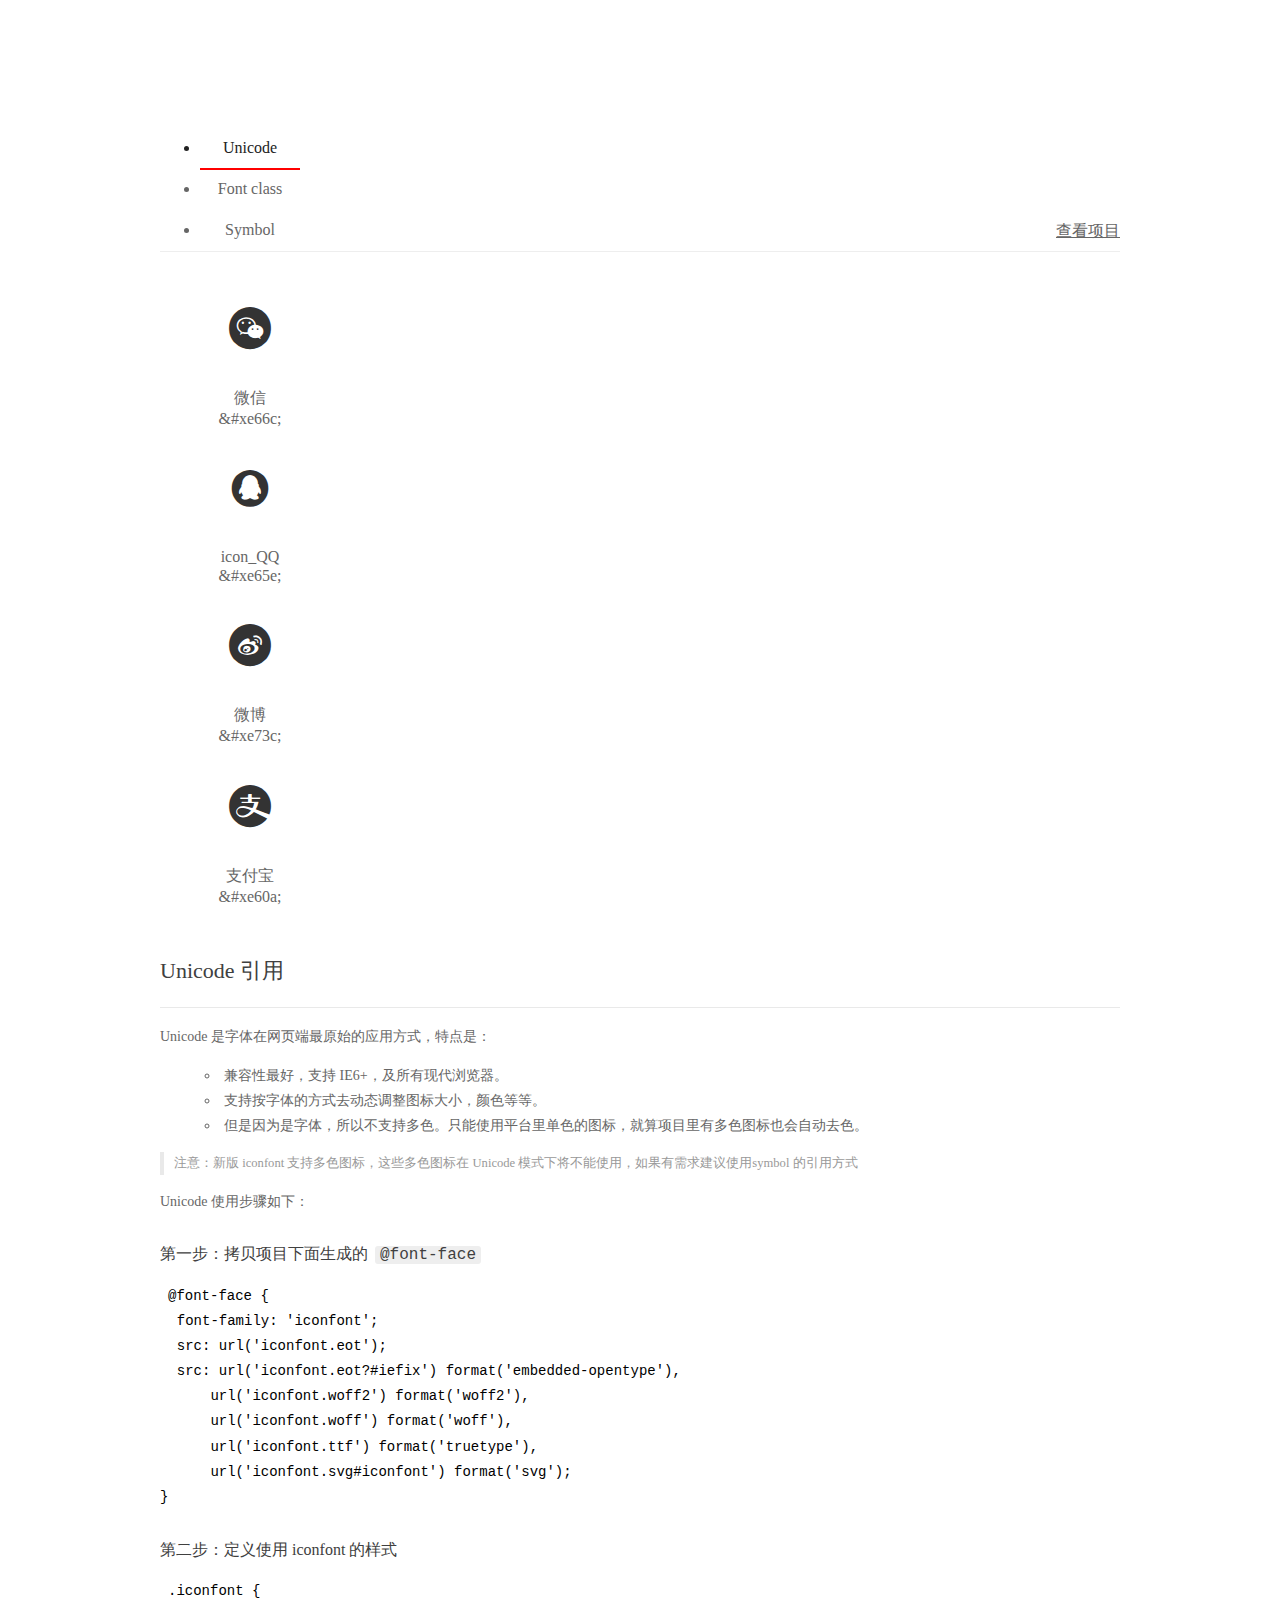
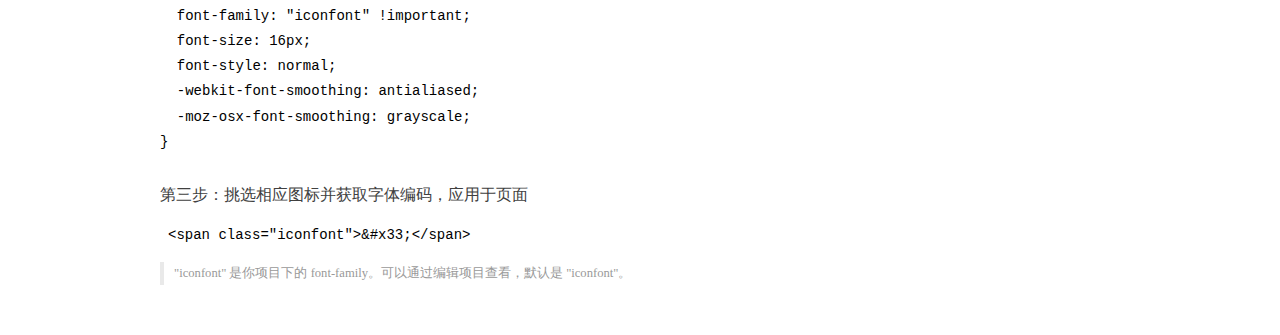
<file: images/font04/demo_index.html>
<!DOCTYPE html>
<html>
<head>
  <meta charset="utf-8"/>
  <title>IconFont Demo</title>
  <link rel="shortcut icon" href="https://gtms04.alicdn.com/tps/i4/TB1_oz6GVXXXXaFXpXXJDFnIXXX-64-64.ico" type="image/x-icon"/>
  <link rel="stylesheet" href="https://g.alicdn.com/thx/cube/1.3.2/cube.min.css">
  <link rel="stylesheet" href="demo.css">
  <link rel="stylesheet" href="iconfont.css">
  <script src="iconfont.js"></script>
  <!-- jQuery -->
  <script src="https://a1.alicdn.com/oss/uploads/2018/12/26/7bfddb60-08e8-11e9-9b04-53e73bb6408b.js"></script>
  <!-- 代码高亮 -->
  <script src="https://a1.alicdn.com/oss/uploads/2018/12/26/a3f714d0-08e6-11e9-8a15-ebf944d7534c.js"></script>
</head>
<body>
  <div class="main">
    <h1 class="logo"><a href="https://www.iconfont.cn/" title="iconfont 首页" target="_blank">&#xe86b;</a></h1>
    <div class="nav-tabs">
      <ul id="tabs" class="dib-box">
        <li class="dib active"><span>Unicode</span></li>
        <li class="dib"><span>Font class</span></li>
        <li class="dib"><span>Symbol</span></li>
      </ul>
      
      <a href="https://www.iconfont.cn/manage/index?manage_type=myprojects&projectId=1213022" target="_blank" class="nav-more">查看项目</a>
      
    </div>
    <div class="tab-container">
      <div class="content unicode" style="display: block;">
          <ul class="icon_lists dib-box">
          
            <li class="dib">
              <span class="icon iconfont">&#xe66c;</span>
                <div class="name">微信</div>
                <div class="code-name">&amp;#xe66c;</div>
              </li>
          
            <li class="dib">
              <span class="icon iconfont">&#xe65e;</span>
                <div class="name">icon_QQ</div>
                <div class="code-name">&amp;#xe65e;</div>
              </li>
          
            <li class="dib">
              <span class="icon iconfont">&#xe73c;</span>
                <div class="name">微博</div>
                <div class="code-name">&amp;#xe73c;</div>
              </li>
          
            <li class="dib">
              <span class="icon iconfont">&#xe60a;</span>
                <div class="name">支付宝</div>
                <div class="code-name">&amp;#xe60a;</div>
              </li>
          
          </ul>
          <div class="article markdown">
          <h2 id="unicode-">Unicode 引用</h2>
          <hr>

          <p>Unicode 是字体在网页端最原始的应用方式，特点是：</p>
          <ul>
            <li>兼容性最好，支持 IE6+，及所有现代浏览器。</li>
            <li>支持按字体的方式去动态调整图标大小，颜色等等。</li>
            <li>但是因为是字体，所以不支持多色。只能使用平台里单色的图标，就算项目里有多色图标也会自动去色。</li>
          </ul>
          <blockquote>
            <p>注意：新版 iconfont 支持多色图标，这些多色图标在 Unicode 模式下将不能使用，如果有需求建议使用symbol 的引用方式</p>
          </blockquote>
          <p>Unicode 使用步骤如下：</p>
          <h3 id="-font-face">第一步：拷贝项目下面生成的 <code>@font-face</code></h3>
<pre><code class="language-css"
>@font-face {
  font-family: 'iconfont';
  src: url('iconfont.eot');
  src: url('iconfont.eot?#iefix') format('embedded-opentype'),
      url('iconfont.woff2') format('woff2'),
      url('iconfont.woff') format('woff'),
      url('iconfont.ttf') format('truetype'),
      url('iconfont.svg#iconfont') format('svg');
}
</code></pre>
          <h3 id="-iconfont-">第二步：定义使用 iconfont 的样式</h3>
<pre><code class="language-css"
>.iconfont {
  font-family: "iconfont" !important;
  font-size: 16px;
  font-style: normal;
  -webkit-font-smoothing: antialiased;
  -moz-osx-font-smoothing: grayscale;
}
</code></pre>
          <h3 id="-">第三步：挑选相应图标并获取字体编码，应用于页面</h3>
<pre>
<code class="language-html"
>&lt;span class="iconfont"&gt;&amp;#x33;&lt;/span&gt;
</code></pre>
          <blockquote>
            <p>"iconfont" 是你项目下的 font-family。可以通过编辑项目查看，默认是 "iconfont"。</p>
          </blockquote>
          </div>
      </div>
      <div class="content font-class">
        <ul class="icon_lists dib-box">
          
          <li class="dib">
            <span class="icon iconfont iconweixin"></span>
            <div class="name">
              微信
            </div>
            <div class="code-name">.iconweixin
            </div>
          </li>
          
          <li class="dib">
            <span class="icon iconfont iconQQ"></span>
            <div class="name">
              icon_QQ
            </div>
            <div class="code-name">.iconQQ
            </div>
          </li>
          
          <li class="dib">
            <span class="icon iconfont iconweibo"></span>
            <div class="name">
              微博
            </div>
            <div class="code-name">.iconweibo
            </div>
          </li>
          
          <li class="dib">
            <span class="icon iconfont iconzhifubao"></span>
            <div class="name">
              支付宝
            </div>
            <div class="code-name">.iconzhifubao
            </div>
          </li>
          
        </ul>
        <div class="article markdown">
        <h2 id="font-class-">font-class 引用</h2>
        <hr>

        <p>font-class 是 Unicode 使用方式的一种变种，主要是解决 Unicode 书写不直观，语意不明确的问题。</p>
        <p>与 Unicode 使用方式相比，具有如下特点：</p>
        <ul>
          <li>兼容性良好，支持 IE8+，及所有现代浏览器。</li>
          <li>相比于 Unicode 语意明确，书写更直观。可以很容易分辨这个 icon 是什么。</li>
          <li>因为使用 class 来定义图标，所以当要替换图标时，只需要修改 class 里面的 Unicode 引用。</li>
          <li>不过因为本质上还是使用的字体，所以多色图标还是不支持的。</li>
        </ul>
        <p>使用步骤如下：</p>
        <h3 id="-fontclass-">第一步：引入项目下面生成的 fontclass 代码：</h3>
<pre><code class="language-html">&lt;link rel="stylesheet" href="./iconfont.css"&gt;
</code></pre>
        <h3 id="-">第二步：挑选相应图标并获取类名，应用于页面：</h3>
<pre><code class="language-html">&lt;span class="iconfont iconxxx"&gt;&lt;/span&gt;
</code></pre>
        <blockquote>
          <p>"
            iconfont" 是你项目下的 font-family。可以通过编辑项目查看，默认是 "iconfont"。</p>
        </blockquote>
      </div>
      </div>
      <div class="content symbol">
          <ul class="icon_lists dib-box">
          
            <li class="dib">
                <svg class="icon svg-icon" aria-hidden="true">
                  <use xlink:href="#iconweixin"></use>
                </svg>
                <div class="name">微信</div>
                <div class="code-name">#iconweixin</div>
            </li>
          
            <li class="dib">
                <svg class="icon svg-icon" aria-hidden="true">
                  <use xlink:href="#iconQQ"></use>
                </svg>
                <div class="name">icon_QQ</div>
                <div class="code-name">#iconQQ</div>
            </li>
          
            <li class="dib">
                <svg class="icon svg-icon" aria-hidden="true">
                  <use xlink:href="#iconweibo"></use>
                </svg>
                <div class="name">微博</div>
                <div class="code-name">#iconweibo</div>
            </li>
          
            <li class="dib">
                <svg class="icon svg-icon" aria-hidden="true">
                  <use xlink:href="#iconzhifubao"></use>
                </svg>
                <div class="name">支付宝</div>
                <div class="code-name">#iconzhifubao</div>
            </li>
          
          </ul>
          <div class="article markdown">
          <h2 id="symbol-">Symbol 引用</h2>
          <hr>

          <p>这是一种全新的使用方式，应该说这才是未来的主流，也是平台目前推荐的用法。相关介绍可以参考这篇<a href="">文章</a>
            这种用法其实是做了一个 SVG 的集合，与另外两种相比具有如下特点：</p>
          <ul>
            <li>支持多色图标了，不再受单色限制。</li>
            <li>通过一些技巧，支持像字体那样，通过 <code>font-size</code>, <code>color</code> 来调整样式。</li>
            <li>兼容性较差，支持 IE9+，及现代浏览器。</li>
            <li>浏览器渲染 SVG 的性能一般，还不如 png。</li>
          </ul>
          <p>使用步骤如下：</p>
          <h3 id="-symbol-">第一步：引入项目下面生成的 symbol 代码：</h3>
<pre><code class="language-html">&lt;script src="./iconfont.js"&gt;&lt;/script&gt;
</code></pre>
          <h3 id="-css-">第二步：加入通用 CSS 代码（引入一次就行）：</h3>
<pre><code class="language-html">&lt;style&gt;
.icon {
  width: 1em;
  height: 1em;
  vertical-align: -0.15em;
  fill: currentColor;
  overflow: hidden;
}
&lt;/style&gt;
</code></pre>
          <h3 id="-">第三步：挑选相应图标并获取类名，应用于页面：</h3>
<pre><code class="language-html">&lt;svg class="icon" aria-hidden="true"&gt;
  &lt;use xlink:href="#icon-xxx"&gt;&lt;/use&gt;
&lt;/svg&gt;
</code></pre>
          </div>
      </div>

    </div>
  </div>
  <script>
  $(document).ready(function () {
      $('.tab-container .content:first').show()

      $('#tabs li').click(function (e) {
        var tabContent = $('.tab-container .content')
        var index = $(this).index()

        if ($(this).hasClass('active')) {
          return
        } else {
          $('#tabs li').removeClass('active')
          $(this).addClass('active')

          tabContent.hide().eq(index).fadeIn()
        }
      })
    })
  </script>
</body>
</html>
</file>
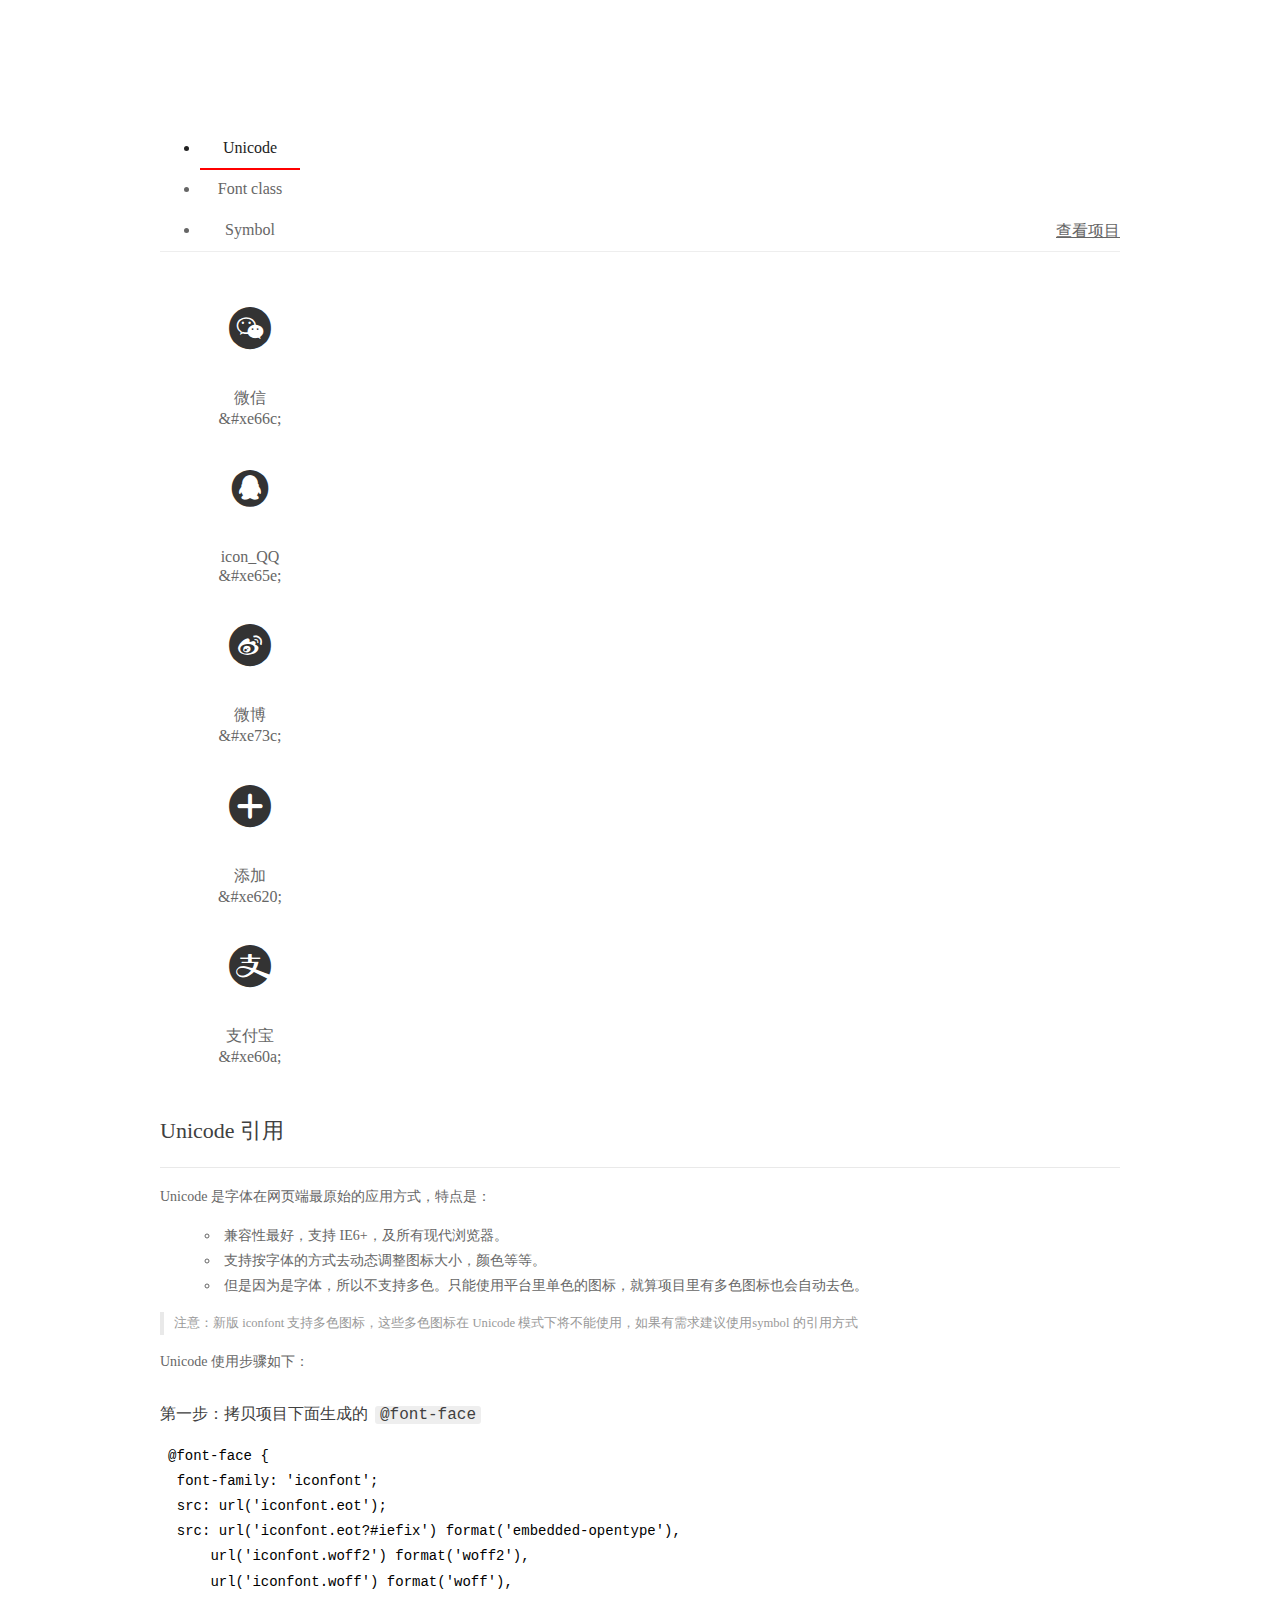
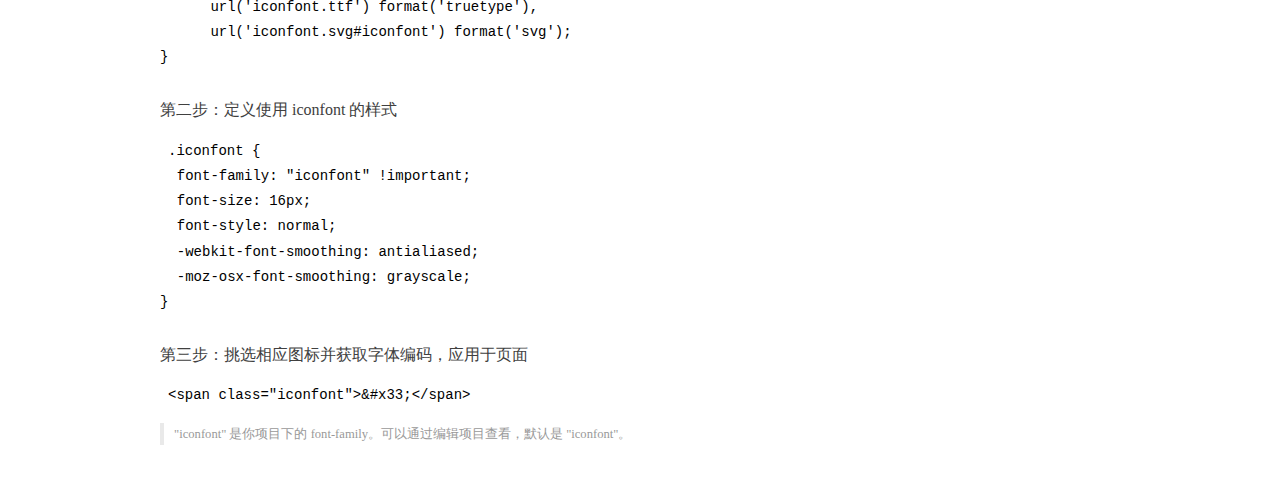
<file: images/font05/demo_index.html>
<!DOCTYPE html>
<html>
<head>
  <meta charset="utf-8"/>
  <title>IconFont Demo</title>
  <link rel="shortcut icon" href="https://gtms04.alicdn.com/tps/i4/TB1_oz6GVXXXXaFXpXXJDFnIXXX-64-64.ico" type="image/x-icon"/>
  <link rel="stylesheet" href="https://g.alicdn.com/thx/cube/1.3.2/cube.min.css">
  <link rel="stylesheet" href="demo.css">
  <link rel="stylesheet" href="iconfont.css">
  <script src="iconfont.js"></script>
  <!-- jQuery -->
  <script src="https://a1.alicdn.com/oss/uploads/2018/12/26/7bfddb60-08e8-11e9-9b04-53e73bb6408b.js"></script>
  <!-- 代码高亮 -->
  <script src="https://a1.alicdn.com/oss/uploads/2018/12/26/a3f714d0-08e6-11e9-8a15-ebf944d7534c.js"></script>
</head>
<body>
  <div class="main">
    <h1 class="logo"><a href="https://www.iconfont.cn/" title="iconfont 首页" target="_blank">&#xe86b;</a></h1>
    <div class="nav-tabs">
      <ul id="tabs" class="dib-box">
        <li class="dib active"><span>Unicode</span></li>
        <li class="dib"><span>Font class</span></li>
        <li class="dib"><span>Symbol</span></li>
      </ul>
      
      <a href="https://www.iconfont.cn/manage/index?manage_type=myprojects&projectId=1213022" target="_blank" class="nav-more">查看项目</a>
      
    </div>
    <div class="tab-container">
      <div class="content unicode" style="display: block;">
          <ul class="icon_lists dib-box">
          
            <li class="dib">
              <span class="icon iconfont">&#xe66c;</span>
                <div class="name">微信</div>
                <div class="code-name">&amp;#xe66c;</div>
              </li>
          
            <li class="dib">
              <span class="icon iconfont">&#xe65e;</span>
                <div class="name">icon_QQ</div>
                <div class="code-name">&amp;#xe65e;</div>
              </li>
          
            <li class="dib">
              <span class="icon iconfont">&#xe73c;</span>
                <div class="name">微博</div>
                <div class="code-name">&amp;#xe73c;</div>
              </li>
          
            <li class="dib">
              <span class="icon iconfont">&#xe620;</span>
                <div class="name">添加</div>
                <div class="code-name">&amp;#xe620;</div>
              </li>
          
            <li class="dib">
              <span class="icon iconfont">&#xe60a;</span>
                <div class="name">支付宝</div>
                <div class="code-name">&amp;#xe60a;</div>
              </li>
          
          </ul>
          <div class="article markdown">
          <h2 id="unicode-">Unicode 引用</h2>
          <hr>

          <p>Unicode 是字体在网页端最原始的应用方式，特点是：</p>
          <ul>
            <li>兼容性最好，支持 IE6+，及所有现代浏览器。</li>
            <li>支持按字体的方式去动态调整图标大小，颜色等等。</li>
            <li>但是因为是字体，所以不支持多色。只能使用平台里单色的图标，就算项目里有多色图标也会自动去色。</li>
          </ul>
          <blockquote>
            <p>注意：新版 iconfont 支持多色图标，这些多色图标在 Unicode 模式下将不能使用，如果有需求建议使用symbol 的引用方式</p>
          </blockquote>
          <p>Unicode 使用步骤如下：</p>
          <h3 id="-font-face">第一步：拷贝项目下面生成的 <code>@font-face</code></h3>
<pre><code class="language-css"
>@font-face {
  font-family: 'iconfont';
  src: url('iconfont.eot');
  src: url('iconfont.eot?#iefix') format('embedded-opentype'),
      url('iconfont.woff2') format('woff2'),
      url('iconfont.woff') format('woff'),
      url('iconfont.ttf') format('truetype'),
      url('iconfont.svg#iconfont') format('svg');
}
</code></pre>
          <h3 id="-iconfont-">第二步：定义使用 iconfont 的样式</h3>
<pre><code class="language-css"
>.iconfont {
  font-family: "iconfont" !important;
  font-size: 16px;
  font-style: normal;
  -webkit-font-smoothing: antialiased;
  -moz-osx-font-smoothing: grayscale;
}
</code></pre>
          <h3 id="-">第三步：挑选相应图标并获取字体编码，应用于页面</h3>
<pre>
<code class="language-html"
>&lt;span class="iconfont"&gt;&amp;#x33;&lt;/span&gt;
</code></pre>
          <blockquote>
            <p>"iconfont" 是你项目下的 font-family。可以通过编辑项目查看，默认是 "iconfont"。</p>
          </blockquote>
          </div>
      </div>
      <div class="content font-class">
        <ul class="icon_lists dib-box">
          
          <li class="dib">
            <span class="icon iconfont iconweixin"></span>
            <div class="name">
              微信
            </div>
            <div class="code-name">.iconweixin
            </div>
          </li>
          
          <li class="dib">
            <span class="icon iconfont iconQQ"></span>
            <div class="name">
              icon_QQ
            </div>
            <div class="code-name">.iconQQ
            </div>
          </li>
          
          <li class="dib">
            <span class="icon iconfont iconweibo"></span>
            <div class="name">
              微博
            </div>
            <div class="code-name">.iconweibo
            </div>
          </li>
          
          <li class="dib">
            <span class="icon iconfont icontianjia"></span>
            <div class="name">
              添加
            </div>
            <div class="code-name">.icontianjia
            </div>
          </li>
          
          <li class="dib">
            <span class="icon iconfont iconzhifubao"></span>
            <div class="name">
              支付宝
            </div>
            <div class="code-name">.iconzhifubao
            </div>
          </li>
          
        </ul>
        <div class="article markdown">
        <h2 id="font-class-">font-class 引用</h2>
        <hr>

        <p>font-class 是 Unicode 使用方式的一种变种，主要是解决 Unicode 书写不直观，语意不明确的问题。</p>
        <p>与 Unicode 使用方式相比，具有如下特点：</p>
        <ul>
          <li>兼容性良好，支持 IE8+，及所有现代浏览器。</li>
          <li>相比于 Unicode 语意明确，书写更直观。可以很容易分辨这个 icon 是什么。</li>
          <li>因为使用 class 来定义图标，所以当要替换图标时，只需要修改 class 里面的 Unicode 引用。</li>
          <li>不过因为本质上还是使用的字体，所以多色图标还是不支持的。</li>
        </ul>
        <p>使用步骤如下：</p>
        <h3 id="-fontclass-">第一步：引入项目下面生成的 fontclass 代码：</h3>
<pre><code class="language-html">&lt;link rel="stylesheet" href="./iconfont.css"&gt;
</code></pre>
        <h3 id="-">第二步：挑选相应图标并获取类名，应用于页面：</h3>
<pre><code class="language-html">&lt;span class="iconfont iconxxx"&gt;&lt;/span&gt;
</code></pre>
        <blockquote>
          <p>"
            iconfont" 是你项目下的 font-family。可以通过编辑项目查看，默认是 "iconfont"。</p>
        </blockquote>
      </div>
      </div>
      <div class="content symbol">
          <ul class="icon_lists dib-box">
          
            <li class="dib">
                <svg class="icon svg-icon" aria-hidden="true">
                  <use xlink:href="#iconweixin"></use>
                </svg>
                <div class="name">微信</div>
                <div class="code-name">#iconweixin</div>
            </li>
          
            <li class="dib">
                <svg class="icon svg-icon" aria-hidden="true">
                  <use xlink:href="#iconQQ"></use>
                </svg>
                <div class="name">icon_QQ</div>
                <div class="code-name">#iconQQ</div>
            </li>
          
            <li class="dib">
                <svg class="icon svg-icon" aria-hidden="true">
                  <use xlink:href="#iconweibo"></use>
                </svg>
                <div class="name">微博</div>
                <div class="code-name">#iconweibo</div>
            </li>
          
            <li class="dib">
                <svg class="icon svg-icon" aria-hidden="true">
                  <use xlink:href="#icontianjia"></use>
                </svg>
                <div class="name">添加</div>
                <div class="code-name">#icontianjia</div>
            </li>
          
            <li class="dib">
                <svg class="icon svg-icon" aria-hidden="true">
                  <use xlink:href="#iconzhifubao"></use>
                </svg>
                <div class="name">支付宝</div>
                <div class="code-name">#iconzhifubao</div>
            </li>
          
          </ul>
          <div class="article markdown">
          <h2 id="symbol-">Symbol 引用</h2>
          <hr>

          <p>这是一种全新的使用方式，应该说这才是未来的主流，也是平台目前推荐的用法。相关介绍可以参考这篇<a href="">文章</a>
            这种用法其实是做了一个 SVG 的集合，与另外两种相比具有如下特点：</p>
          <ul>
            <li>支持多色图标了，不再受单色限制。</li>
            <li>通过一些技巧，支持像字体那样，通过 <code>font-size</code>, <code>color</code> 来调整样式。</li>
            <li>兼容性较差，支持 IE9+，及现代浏览器。</li>
            <li>浏览器渲染 SVG 的性能一般，还不如 png。</li>
          </ul>
          <p>使用步骤如下：</p>
          <h3 id="-symbol-">第一步：引入项目下面生成的 symbol 代码：</h3>
<pre><code class="language-html">&lt;script src="./iconfont.js"&gt;&lt;/script&gt;
</code></pre>
          <h3 id="-css-">第二步：加入通用 CSS 代码（引入一次就行）：</h3>
<pre><code class="language-html">&lt;style&gt;
.icon {
  width: 1em;
  height: 1em;
  vertical-align: -0.15em;
  fill: currentColor;
  overflow: hidden;
}
&lt;/style&gt;
</code></pre>
          <h3 id="-">第三步：挑选相应图标并获取类名，应用于页面：</h3>
<pre><code class="language-html">&lt;svg class="icon" aria-hidden="true"&gt;
  &lt;use xlink:href="#icon-xxx"&gt;&lt;/use&gt;
&lt;/svg&gt;
</code></pre>
          </div>
      </div>

    </div>
  </div>
  <script>
  $(document).ready(function () {
      $('.tab-container .content:first').show()

      $('#tabs li').click(function (e) {
        var tabContent = $('.tab-container .content')
        var index = $(this).index()

        if ($(this).hasClass('active')) {
          return
        } else {
          $('#tabs li').removeClass('active')
          $(this).addClass('active')

          tabContent.hide().eq(index).fadeIn()
        }
      })
    })
  </script>
</body>
</html>
</file>
<file: css/commonly.css>
@charset 'UTF-8';
body,h1,h2,h3,h4,h5,h6,p,dd{
    margin: 0;
    padding: 0;
}
body{
    font:14px/1.5 "微软雅黑",sans-serif;/*sans-serif 是手机默认字体*/
}
ul,ol,dl{
    margin: 0;
    padding: 0;
    list-style: none;
}
img{
    border: none;
    vertical-align: middle;
}
a{
    text-decoration: none;
    color: #000;
    color: inherit;
    outline: none;
}
/**************************************************
=========== public ===============================
**************************************************/
.container {
    width: 1226px;
    margin-left: auto;
    margin-right: auto;
  }
/******* float *******/
.clearfix:after {
    content: "";
    display: block;
    height: 0;
    line-height: 0;
    visibility: hidden;
    clear: both;
  }
  .fl-l {
    float: left;
  }
  .fl-r {
    float: right;
  }
  /*************************************
===============position===============
***********************************/
.pos-r {
    position: relative;
  }
  .pos-a {
    position: absolute;
  }
  .pos-f {
    position: fixed;
  }
   /*************************************
===============外边距解决方法===============
***********************************/
.ma-method{
  overflow: hidden;
}
</file>
<file: css/top.css>
@charset 'UTF-8';
#topbar {
    line-height: 40px;
    font-size: 12px;
    background-color: #333;
  }
/*=====================
      TOPBAR  nav START
========================*/
.container li a{
    color: #b0b0b0;
    font-size: 12px;
    padding:0 8px;
    
}
.container .boeder-l a{
      border-left: 1px solid #35393f;
}
.container .search-lh a{
       line-height: 40px;
}
.container li:first-child a{
    border-left: none;
}
.container li a:hover{
    color: #fff;
}
.container .code{
      top:40px;
      left: -22px;
      display: none;
      padding: 15px 19px 19px 15px;
      box-shadow: 0 1px 2px 1px #d7d7d7;
}
.container .pos-r:hover .code{
      display:block;
      background-color: #fff;
      z-index: 9;
}
.container .code::before{
      content: "";
      position: absolute;
      top: -8px;
      left: 50%;
      margin-left: -10px;
      border: 8px solid transparent;
      border-bottom-color: #fff;
      border-top: none;
}
.container .code img{
      width: 86px;
      height: 86px;
      padding-left: 6px;
}
.container .code p{
      font-size: 12px;
      color: #333;
     text-align:center;
}
/*=====================
      TOPBAR nav end
========================*/

/*=====================
      TOPBAR  user START
========================*/
.container .user .u-user .bl-nav{
      display: none;
}
.container .user .u-user a{
      display: inline-block;
      width: 84px;
      text-align:center;
      color: #b0b0b0;
}
.container .user .u-user:hover .bl-nav{
      display:block;
      z-index: 1;
}
.container .user .u-user .bl-nav li a:hover{
       color: #fe6a00;
}
.container .user .u-user:hover .a{
      background-color: #fff;
      color: #fe6a00;
}
.container .user .bl-nav{
      width: 100px;
      text-align: center;
      background-color: #fff;
      box-shadow: 0 1px 2px 1px #d7d7d7;
}
.container .user .bl-nav li a{
      color: #333;
}
.container .user .shopcart{
      display: block;
      width: 120px;
      height: 40px;
      text-align: center;
      background-color: #424242;
      border-left: none;
}
.container .user li .shop{
      top: 40px;
      right: 0px;
      display: none;
      width: 316px;
      height: 98px;
      font-size: 12px;
      color: #424242;
      text-align: center;
      line-height: 98px;
      box-shadow: 0 1px 2px 1px #d7d7d7;
}
.container .user .shopcart:hover{
      color:#fe6a00;
      background-color:#fff;
}
.container .user .shopcart:hover .shop{
      display: block;
      background-color:#fff;
      z-index: 9;
}
/*=====================
      TOPBAR  user END
========================*/
</file>
<file: images/font/iconfont.css>
@font-face {font-family: "iconfont";
  src: url('iconfont.eot?t=1505027988024'); /* IE9*/
  src: url('iconfont.eot?t=1505027988024#iefix') format('embedded-opentype'), /* IE6-IE8 */
  url('[data-uri]') format('woff'),
  url('iconfont.ttf?t=1505027988024') format('truetype'), /* chrome, firefox, opera, Safari, Android, iOS 4.2+*/
  url('iconfont.svg?t=1505027988024#iconfont') format('svg'); /* iOS 4.1- */
}

.iconfont {
  font-family:"iconfont" !important;
  font-size:16px;
  font-style:normal;
  -webkit-font-smoothing: antialiased;
  -moz-osx-font-smoothing: grayscale;
}

.icon-gouwuchekong:before { content: "\e600"; }

.icon-fma:before { content: "\e60e"; }

.icon-shipin:before { content: "\e640"; }

.icon-jiantou-you-shixin-yuanxing:before { content: "\e92f"; }

.icon-arrows-right-circle:before { content: "\e654"; }

.icon-xuangoushouji:before { content: "\e601"; }

.icon-gift:before { content: "\e602"; }

.icon-arrow-right:before { content: "\e612"; }

.icon-sousuo:before { content: "\e732"; }

.icon-arrow-right1:before { content: "\e620"; }

.icon-shoujiqia:before { content: "\e603"; }

.icon-yijiuhuanxin:before { content: "\e60f"; }

.icon-huafeichongzhi:before { content: "\e610"; }
</file>
<file: images/font02/iconfont.css>
@font-face {font-family: "iconfont";
  src: url('iconfont.eot?t=1553431434882'); /* IE9 */
  src: url('iconfont.eot?t=1553431434882#iefix') format('embedded-opentype'), /* IE6-IE8 */
  url('[data-uri]') format('woff2'),
  url('iconfont.woff?t=1553431434882') format('woff'),
  url('iconfont.ttf?t=1553431434882') format('truetype'), /* chrome, firefox, opera, Safari, Android, iOS 4.2+ */
  url('iconfont.svg?t=1553431434882#iconfont') format('svg'); /* iOS 4.1- */
}

.iconfont {
  font-family: "iconfont" !important;
  font-size: 16px;
  font-style: normal;
  -webkit-font-smoothing: antialiased;
  -moz-osx-font-smoothing: grayscale;
}

.icon-shuzi:before {
  content: "\e622";
}

.icon-xiaoxi:before {
  content: "\e740";
}

.icon-yongyao:before {
  content: "\e741";
}

.icon-xihuan:before {
  content: "\e742";
}

.icon-wode:before {
  content: "\e743";
}

.icon-anquan:before {
  content: "\e744";
}

.icon-zhenggaicuoshi:before {
  content: "\e661";
}

.icon-dingwei:before {
  content: "\e662";
}
</file>
<file: css/header.css>
@charset "UTF-8";
/*=====================
      logo START
========================*/
.container #logo{
    width: 56px;
    height: 56px;
    margin-top: 22px;
    background-color: #ff6700;
    font-size: 0;
}
.container #logo img{
    padding-top:4px;
    padding-left: 6px;
}
.container .con-nav{
    margin-left: 189px;
}
.container .con-nav li{
    line-height: 96px;
}
.container .con-nav li a{
    color: #333;
    border:none;
    font-size: 16px;
}
.container .con-nav li a:hover{
    color: #ff6700;
}
.container .con-nav .con-last{
    left: -244px;
    box-shadow: 0 2px 1px 0 #e0e0e0;
}
.container .con-nav .con-last{
    height:0;
    transition: 2s;
    overflow: hidden;
}
.container .con-nav .con-last .con-box .new{
    top: 0px;
    left: 68px;
   width: 65px;
   height: 19px;
   line-height: 19px;
   text-align: center;
   color: #ff6700;
   border: 1px solid #ff6700;
}
.container .con-nav .con-last .con-box li{
    width: 203px;
    height:229px;
}
.container .con-nav .con-last .con-box a{
    display: block;
    text-align: center;
    font-size: 12px;
}
.container .con-nav .con-last .con-box img{
    width: 90%;
    height: 90%; 
    padding-top: 36px;
}
.container .con-nav .con-last .con-box p{
    text-align: center;
    margin-top: -46px;
    font-size: 12px;
    color: #ff6700;
}
.container .con-nav .con-last .con-box li:before{
    content: "";
    position: absolute;
    top: 40px;
    right: 0;
    width: 1px;
    height: 110px;
    border-right: 1px solid #e0e0e0;
}
.container .con-nav .hover:hover + .con-last{
    height: 229px;
    z-index: 9;
    background-color: #fff;
}
/*=====================
      logo END
========================*/
/*=====================
      search START
========================*/
.container .search{
    margin-top: 24px;
}
.container .search input{
    border:1px solid #e0e0e0;
    outline: none;
}
.container .search:hover input{
    border-color:#b3b3be;
}
.container .search .search-text{
    width: 245px;
    height: 44px;
}
.container .search .search-text:focus{
    border-color:#ff6700;
}
.container .search .search-text:focus + .search-sub{
    border-color:#ff6700;
}
.container .search .search-sub{
    width: 50px;
    height: 48px;
    background-color: #fff;
}
.container .search .search-sub:hover{
    background-color: #ff6700;
}
.container .search .search-sub:hover + .iconfont{
    color:#fff;
}
.container .search label{
    right: 16px;
    top:10px;
    font-size: 18px;
    font-weight: bold;
    color: #616161;
}
.container .search .search-xm{
    top: 14px;
    right: 62px;
}
.container .search .search-xm{
    font-size: 12px;
    color:#757575;
    background-color: #EEEEEE;
}
.container .search .search-text:focus ~.search-xm{
    display: none;
}
.search .search-nav{ 
    top: 46px;
    display: none;
    width: 246px;
    border:1px solid #ff6700;
}
.search .search-nav li a{
    display: block;
    padding: 4px 10px 0 10px;
    color: #424242;
    border:none;
    font-size:12px;
   /* line-height:30px; */
}
.search .search-nav li a:hover{
    background-color: #fafafa;
}
.search .search-nav li a span{
    color: #b0b0b0;
}
.container .search .search-text:focus ~.search-nav{
    display: block;
    background: #fff;
    z-index: 99;
}
/*=====================
      search END
========================*/
</file>
<file: css/banner.css>
@charset 'UTF-8';
/*=====================
      banner-title START
========================*/
.banner .container{
    height: 460px;
}
.banner .container .tab{
    width:  1226px;
    height: 460px;
}
.banner .container .img{
    width:  100%;
    height: 100%;
}
.banner .container .img li{
    top: 0;
    left: 0;
    width:  100%;
    height: 100%;
    opacity: 0;
    z-index: 0;
    transition: opacity .5s;
}
.banner .container .img li img{
    width:  1226px;
    height: 460px;
}
.banner .container .img li.active{
    opacity: 1;
    z-index: 2;
}
.tab .arrow li{
    position: absolute;
    z-index: 2;
    top: 50%;
    width: 50px;
    height: 66px;
    margin-top: -20px;
    background-color: rgba(0,0,0,0);
    line-height: 66px;
    text-align: center;
    color: #fff;
    font-size: 20px;
    font-weight: bolder;
    transition: .2s;
    cursor: pointer;
    border-radius: 2px;
}
.tab .arrow :hover{
    background-color: rgba(0,0,0,.5);
}
.tab .arrow .left{
    left: 250px;
}
.tab .arrow .right{
    right: 0;
}

.tab .tab-d{
    position: absolute;
    z-index: 2;
    right: 0;
    bottom: 20px;
    width: 150px;
    height: 20px;
}
.tab .tab-d ul li{
    float: left;
    width: 6px;
    height: 6px;
    background-color: transparent;
    border: 2px solid rgba(255,255,255,.6);
    border-radius: 100%;
    margin: 0 5px;
    cursor: pointer;
    box-shadow: 0 0 0 4px rgba(255,255,255,0);
    transition: background-color .3s,border .3s,box-shadow .3s;
}
.tab .tab-d ul li.active{
    background-color : rgba(255,255,255,1);
    border: 2px solid rgba(255,255,255,1);
    box-shadow: 0 0 0 4px rgba(255,255,255,.3);
}

.banner .container .title{
    top: 0;
    width: 250px;
    height: 392px;
    padding: 34px 0;
    background-color:rgba(0,0,0,.2);
    z-index: 3;
}
.banner .container .title .iconfont{
    float: right;
    color: #89b2b2;
}
.banner .container .title li{
    padding: 0 23px 0 29px;
}
.banner .container .title li a{
    line-height: 41px;
    color: #fff;
}
.banner .container .title .title-li:hover{
    background-color:#ff6700;
}
/*=====================
      banner-title END
========================*/
/*=====================
      banner-title- START
========================*/

.banner .container .title .title-t{
    display:none;
    top: 0;
    left:250px;
    width: 280px;
    background-color: #fff;
    padding-top:16px;
    box-shadow: 3px 4px 7px -2px #e0e0e0;
   
} 

.banner .container .title .title-t li{
    padding-right: 0;
    padding-left: 18px;
}
.banner .container .title .title-t:nth-child(3){
    left: 462px;
    width: 250px;
}
.banner .container .title .title-t:nth-child(4){
    left: 702px;
}
.banner .container .title .title-t:nth-child(5){
    left: 964px;
}
.banner .container .title .title-t li{
    line-height: 74px;
}
.banner .container .title .title-t img{
    width:54px;
    height: 41px;
    padding-top: 16px;
}
.banner .container .title .title-t a{
    font-size: 14px;
    color: #4e4e4e;
}
.banner .container .title .title-t a:hover{
    color:#ff6700;
}
.banner .container .title .title-li:hover .title-t:nth-child(n){
    display: block;
}

/*=====================
      banner-title-t END
========================*/
</file>
<file: css/banner-bottom.css>
@charset 'UTF-8';
/*=====================
      banner-bottom START
========================*/
.banner-bottom .b-b-left{
      margin: 21px 2px 40px 0;
      width: 252px;
      background-color: #5f5750;
}
.banner-bottom .b-b-left li{
      width: 82px;
      height: 82px;
      text-align: center;
}
.banner-bottom .b-b-left li a{
      display: block;
      padding-top: 18px;
      text-overflow: ellipsis;
      white-space: nowrap;

}
.banner-bottom .b-b-left li a .iconfont-block{
      display: block;
      height: 24px;
      margin-bottom: 6px;
      font-size: 32px;
      font-weight:bold;
      line-height: 24px;
}
.banner-bottom .b-b-left .border-r::before{
      content:"";
      position: absolute;
      top: 10px;
      left: 82px;
      height: 64px;
      border: 0.5px solid #665e57;

}
.banner-bottom .b-b-left .border2-r::before{
      content:"";
      position: absolute;
      top: 10px;
      left: 164px;
      height: 64px;
      border: 0.5px solid #665e57;
}
.banner-bottom .b-b-left .border3-b::after{
      content:"";
      position: absolute;
      bottom: 0;
      left: 172px;
      width: 64px;
      border: 1px solid #665e57;
}
.banner-bottom .b-b-left .border4-r::before{
      content:"";
      position: absolute;
      top: 10px;
      left: 82px;
      height: 64px;
      border: 0.5px solid #665e57;
}
.banner-bottom .b-b-left .border4-t::after{
      content:"";
      position: absolute;
      top: 0;
      left: 10px;
      width: 64px;
      border: 1px solid #665e57;
}
.banner-bottom .b-b-left .border5-r::before{
      content:"";
      position: absolute;
      top: 10px;
      left: 164px;
      height: 64px;
      border: 0.5px solid #665e57;
}
.banner-bottom .b-b-left .border5-t::after{
      content:"";
      position: absolute;
      top: 0;
      left: 92px;
      width: 64px;
      border: 1px solid #665e57;
}
.banner-bottom .ba-bo-right img{
      width: 307px;
      height: 164px;
      margin: 21px 0 40px 14px;
}
.banner-bottom .ba-bo-bo img{
      height: 120px;
      margin-bottom: 40px;
}
/*=====================
      banner-bottom END
========================*/
</file>
<file: css/centent.css>
@charset 'UTF-8';
/*=====================
      phone START
========================*/
.phone{
    background-color: #f5f5f5;
}
.phone .phone-top{
    padding: 40px 0 20px 0;
    font-size: 20px;
}
.phone .phone-top a{
    display: block;
    text-align: right;
    transition: 1s;
}
.phone .phone-top #jiantou .iconfont{
    font-size: 22px;
}
.phone .phone-top a:hover{
    color: #ff6700;
}
.phone .phone-l{
    height: 624px;
}
.phone .phone-l img{
    height: 624px;
    width: 232px;
}
.phone ul .phone-con{
    width: 234px;
    height: 300px;
    background-color: #fff;
    margin: 0 0 14px 14px;
    text-align: center;
}
.new-green{
    top:0px;
    left: 36%; 
    width: 64px;
    height: 20px;
    background-color: #83c44e;
    line-height: 20px;
    color: #fff;
    font-size: 12px;

}
.new-red{
    top:0px;
    left: 36%; 
    width: 64px;
    height: 20px;
    background-color: #e53935;
    line-height: 20px;
    color: #fff;
    font-size: 12px;
}
.phone .phone-con-bo li{
    margin-bottom: 0;

}
.phone ul .phone-con img{
    width: 160px;
    height: 160px;
    padding-top: 34px;
}
.phone ul .phone-con a{
    display: block;
    color: #333;
    padding-top: 4px;
}
.phone ul .phone-con p{
    font-size: 12px;
    color:#b0b0b0;
    padding: 6px 0;
}
.phone ul .phone-con span{
    color: #ff6700;
}
.phone ul .phone-con .special{
    color: #b0b0b0;
    text-decoration: line-through;
}
.phone ul .phone-con:hover{
    transform: translateY(-2px);
    box-shadow: 0 5px 30px 0 rgba(0, 0, 0, 0.2);
}
/*=====================
      centent END
========================*/
/*=====================
      house START
========================*/

.house-banner img{
    height: 120px;
    margin-top: 20px;
}
.house .house-top-r a span{
    font-size: 14px;
}
.house .house-top-r span{
    font-size: 20px;
}
.house .house-top-r a{
    height: 28px;
    margin-left: 30px;
    border-bottom: 2px solid transparent;
}
.house .house-top-r a:hover{
    transition: 0s;
    border-bottom-color: #ff6700;
}
.house ul .house-l{
    margin-left: 0;
}
.house ul .house-l img{
    width: 234px;
    height: 306px;
    padding-top:0;
}
.house ul .phone-con .li-bottom{
    bottom: 0;
    height: 80px;
    width: 180px;
    padding: 0 30px;
    background-color: #ff6700;
    text-align: left;
    transform: translateY(80px);
    transition: 1s;
}
.house ul .phone-con .li-bottom a p:nth-child(1){
    color: #fff;
}
.house ul .phone-con .li-bottom a p:nth-child(2){
    color: rgba(255, 255, 255, 0.6);
}
.house ul .phone-con{
    overflow: hidden;
}
.house ul .phone-con:hover .li-bottom{
    transform: translateY(0px);
}
.house ul .house-lase{
    height: 146px;
}
.house ul .house-lase img{
    width: 60px;
    height: 70px;
}
.house ul .house-lase .ho-la-text a{
    padding-left: 0;
}
.house ul .house-lase .ho-la-text{
    width: 80px;
    padding-left: 28px;
    padding-top: 40px;
    text-align: left;
}
.house ul .house-lase .ho-la-text h4{
    font-size: 18px;
}
.house ul .house-lase .iconfont{
    line-height:122px;
    font-size: 54px;
    color: #ff6700;
}
/*=====================
      house END
========================*/
/*=====================
      Recommend START
========================*/
.recommend .phone-top .re-to-r{
    width: 34px;
    height: 22px;
    border:1px solid #e0e0e0;
    text-align: center;
}
.recommend .phone-top .re-to-r:nth-child(1){
    color: #e2e1e0;
}
.recommend .phone-top .re-to-r:nth-child(2){
    color: #b4b0b0;
}
.recommend .phone-top .re-to-r:nth-child(2):hover{
    color: #ff6700;
}
.recommend .fl-l .recommend-l{
    margin-left: 0;
}
/*=====================
      Recommend END
========================*/
/*=====================
      hot START
========================*/
.hot  .fl-l .house-l{
    width: 296px;
    height: 414px;
    margin-left: 14px;
}
.hot  .fl-l .house-l:nth-child(1){
    margin-left: 0;
}
.hot  .fl-l .house-l a{
    padding:0;
}
.hot  .fl-l .house-l img{
    width: 296px;
    height:220px;
    margin-bottom: 28px;
}
.hot  .fl-l .house-l .hot-text{
    padding:0 34px 30px 30px;
    text-align: left;
    color: #b0b0b0;
}
.hot  .fl-l .house-l .hot-text p{
    padding-top: 30px;
    padding-bottom:18px;
}
.hot  .fl-l .house-l .hot-text a{
    display: inline-block;
}
/*=====================
      Recommend END
========================*/
/*=====================
      content START
========================*/
.content ul .content-con{
    height: 418px;
    width: 232px;
}
.content .clearfix .content-con{
    border-top: 2px solid #ffac13;
    padding: 0 32px;
}
.content .clearfix li:nth-child(1){
    margin-left: 0;
}
.content .clearfix h6{
    padding-top: 46px;
    padding-bottom: 26px;
    font-size: 14px;
    color:#ffac13;
}
.content .clearfix a{
    font-size: 18px;
    color: #333;
}
.content .clearfix .con-p{
    color: #333;
}
.content .clearfix li img{
    width: 196px;
    height: 136px;
    padding-top: 24px;
}
.content .clearfix a .content-bottom{
    padding-top: 30px;
}
.content .clearfix a .content-bottom li{
    border-radius: 50%;
}
.content .clearfix a .content-bottom li:nth-child(1){
    width: 6px;
    height: 6px;
    border:3px solid #ff6700;
    margin-left: 28%;
}
.content .clearfix a .content-bottom li:nth-child(2){
    width: 10px;
    height: 10px;
    background-color: #b0b0b0;
    margin-left: 12%;
    transition: 0.5s;
}
.content .clearfix a .content-bottom li:nth-child(3){
    width: 10px;
    height: 10px;
    background-color: #b0b0b0;
    margin-left: 12%;
    transition: 0.5s;
}
.content .clearfix a .content-bottom li:nth-child(2):hover ,
.content .clearfix a .content-bottom li:nth-child(3):hover{
    background-color: #ff6700;
}
.content .clearfix li:nth-child(2) h6{
    color: #83c44e;
}
.content .clearfix li:nth-child(2){
    border-top-color: #83c44e;
}
.content .clearfix li:nth-child(3) h6{
    color: #e53935;
}
.content .clearfix li:nth-child(3){
    border-top-color: #e53935;
}
.content .clearfix li:nth-child(3) img{
    padding-top: 70px;
}
.content .clearfix li:nth-child(4) h6{
    color: #2196fc;
}
.content .clearfix li:nth-child(4) img{
    padding-top: 40px;
}
.content .clearfix li:nth-child(4){
    border-top-color: #2196fc;
}
/*=====================
      content END
========================*/
/*=====================
      video START
========================*/
.video .clearfix .phone-con{
    width: 296px;
    height: 286px;
}
.video .clearfix .phone-con:nth-child(1){
    margin-left: 0;
}
.video .clearfix .phone-con img{
    width: 296px;
    height: 180px;
    padding-top:0; 
}
.video .clearfix .phone-con i{
    top:126px;
    left: 16px;
    font-size: 46px;
    color: #fff;
}
.video .clearfix .phone-con a{
    padding-top: 30px;
}
/*=====================
      video END
========================*/
</file>
<file: css/service.css>
@charset 'UTF-8';
/*=====================
      content END
========================*/
.service{
    background: #fff;
}
.service .service-top{
    margin-top:38px;
    border-bottom:2px solid #e0e0e0;
}
.service .service-top li{
    display:block;
    width: 240px;
    height: 80px;
    line-height: 80px;
    text-align: center;
}
.service .service-top li label{
     font-size: 26px;
}
.service .service-top li a{
    color: #61617a;
    font-size: 18px;
    transition: 1s;
}
.service .service-top li a::before{
    content: "";
    position: absolute;
    top: 32px;
    right: 0;
    width: 1px;
    height: 26px;
    border-right: 1px solid #e0e0e0;
}
.service .service-top li .special::before{
    content: "";
    border: none;
}
.service .service-top a:hover{
    color: #ff6700;
}
.service .service-con p{
    padding:40px 104px 30px 0;
}
.service .service-con li{
    line-height: 30px;
    color: #757575;
}
.service .service-con li:hover{
    color: #ff6700;
}
.service .service-con ul{
    padding-bottom: 40px;
}
.service .service-con ul .befor::before{
    content: "";
    position: absolute;
    top: 42px;
    right:0;
    width: 1px;
    height: 106px;
    border-right: 1px solid #e0e0e0;
}
.service .service-con .service-r{
    padding-left: 64px;
}
.service .service-con .service-r h3{
    padding-top: 40px;
    color: #ff6700;
}
.service .service-con .service-r p{
    padding: 0;
}
.service .service-con .service-r .contact{
    width: 118px;
    height: 28px;
    margin-top: 22px;
    line-height: 28px;
    text-align: center;
    border: 1px solid #ff6700;
    color: #ff6700;
    transition: 0.5s;
}
.service .service-con .service-r .contact:hover{
    background-color: #ff6700;
    color: #fff;
}
/*=====================
      video START
========================*/
</file>
<file: css/foot .css>
@charset 'UTF-8';
.foot{
    padding-top: 28px;
}
.foot .foot-l{
    top: 58px;
    left: 0px;
    width: 55px;
    height: 57px;
    background-color: #ff6700;
}
.foot .foot-l img{
    position: absolute;
    top: 4px;
    left: 2px;
}
.foot .foot-text{
    padding-left: 64px;
}
.foot .foot-text .foot-text1 li a{
    color: #757575;
    font-size: 12px;
    padding:0;
}
.foot .foot-text .foot-text1 li{
    padding:0 4px;
}
.foot .foot-text1 li a::before{
    content: "";
    position: absolute;
    top: 6px;
    right:0;
    width: 1px;
    height: 12px;
    border-right: 1px solid #e0e0e0;
}
.foot .foot-text1 .special a::before{
    content: "";
    border-right:none;
}
.foot .foot-text1 li a:hover{
    color: #ff6700;
}
.foot .foot-text2{
    font-size: 12px;
    color: #b0b0b0;
}
.foot .foot-text2 a:hover{
    color: #ff6700;
}
.foot .foot-img{
    padding-top: 4px;
}
.foot .foot-img1{
    width: 80px;
    height: 28px;
}
.foot .foot-text3{
    font-size: 18px;
    color: #bababa;
    line-height: 50px;
    text-align: center;
    padding-bottom: 10px;
}
</file>
<file: images/font02/demo.css>
/* Logo 字体 */
@font-face {
  font-family: "iconfont logo";
  src: url('https://at.alicdn.com/t/font_985780_km7mi63cihi.eot?t=1545807318834');
  src: url('https://at.alicdn.com/t/font_985780_km7mi63cihi.eot?t=1545807318834#iefix') format('embedded-opentype'),
    url('https://at.alicdn.com/t/font_985780_km7mi63cihi.woff?t=1545807318834') format('woff'),
    url('https://at.alicdn.com/t/font_985780_km7mi63cihi.ttf?t=1545807318834') format('truetype'),
    url('https://at.alicdn.com/t/font_985780_km7mi63cihi.svg?t=1545807318834#iconfont') format('svg');
}

.logo {
  font-family: "iconfont logo";
  font-size: 160px;
  font-style: normal;
  -webkit-font-smoothing: antialiased;
  -moz-osx-font-smoothing: grayscale;
}

/* tabs */
.nav-tabs {
  position: relative;
}

.nav-tabs .nav-more {
  position: absolute;
  right: 0;
  bottom: 0;
  height: 42px;
  line-height: 42px;
  color: #666;
}

#tabs {
  border-bottom: 1px solid #eee;
}

#tabs li {
  cursor: pointer;
  width: 100px;
  height: 40px;
  line-height: 40px;
  text-align: center;
  font-size: 16px;
  border-bottom: 2px solid transparent;
  position: relative;
  z-index: 1;
  margin-bottom: -1px;
  color: #666;
}


#tabs .active {
  border-bottom-color: #f00;
  color: #222;
}

.tab-container .content {
  display: none;
}

/* 页面布局 */
.main {
  padding: 30px 100px;
  width: 960px;
  margin: 0 auto;
}

.main .logo {
  color: #333;
  text-align: left;
  margin-bottom: 30px;
  line-height: 1;
  height: 110px;
  margin-top: -50px;
  overflow: hidden;
  *zoom: 1;
}

.main .logo a {
  font-size: 160px;
  color: #333;
}

.helps {
  margin-top: 40px;
}

.helps pre {
  padding: 20px;
  margin: 10px 0;
  border: solid 1px #e7e1cd;
  background-color: #fffdef;
  overflow: auto;
}

.icon_lists {
  width: 100% !important;
  overflow: hidden;
  *zoom: 1;
}

.icon_lists li {
  width: 100px;
  margin-bottom: 10px;
  margin-right: 20px;
  text-align: center;
  list-style: none !important;
  cursor: default;
}

.icon_lists li .code-name {
  line-height: 1.2;
}

.icon_lists .icon {
  display: block;
  height: 100px;
  line-height: 100px;
  font-size: 42px;
  margin: 10px auto;
  color: #333;
  -webkit-transition: font-size 0.25s linear, width 0.25s linear;
  -moz-transition: font-size 0.25s linear, width 0.25s linear;
  transition: font-size 0.25s linear, width 0.25s linear;
}

.icon_lists .icon:hover {
  font-size: 100px;
}

.icon_lists .svg-icon {
  /* 通过设置 font-size 来改变图标大小 */
  width: 1em;
  /* 图标和文字相邻时，垂直对齐 */
  vertical-align: -0.15em;
  /* 通过设置 color 来改变 SVG 的颜色/fill */
  fill: currentColor;
  /* path 和 stroke 溢出 viewBox 部分在 IE 下会显示
      normalize.css 中也包含这行 */
  overflow: hidden;
}

.icon_lists li .name,
.icon_lists li .code-name {
  color: #666;
}

/* markdown 样式 */
.markdown {
  color: #666;
  font-size: 14px;
  line-height: 1.8;
}

.highlight {
  line-height: 1.5;
}

.markdown img {
  vertical-align: middle;
  max-width: 100%;
}

.markdown h1 {
  color: #404040;
  font-weight: 500;
  line-height: 40px;
  margin-bottom: 24px;
}

.markdown h2,
.markdown h3,
.markdown h4,
.markdown h5,
.markdown h6 {
  color: #404040;
  margin: 1.6em 0 0.6em 0;
  font-weight: 500;
  clear: both;
}

.markdown h1 {
  font-size: 28px;
}

.markdown h2 {
  font-size: 22px;
}

.markdown h3 {
  font-size: 16px;
}

.markdown h4 {
  font-size: 14px;
}

.markdown h5 {
  font-size: 12px;
}

.markdown h6 {
  font-size: 12px;
}

.markdown hr {
  height: 1px;
  border: 0;
  background: #e9e9e9;
  margin: 16px 0;
  clear: both;
}

.markdown p {
  margin: 1em 0;
}

.markdown>p,
.markdown>blockquote,
.markdown>.highlight,
.markdown>ol,
.markdown>ul {
  width: 80%;
}

.markdown ul>li {
  list-style: circle;
}

.markdown>ul li,
.markdown blockquote ul>li {
  margin-left: 20px;
  padding-left: 4px;
}

.markdown>ul li p,
.markdown>ol li p {
  margin: 0.6em 0;
}

.markdown ol>li {
  list-style: decimal;
}

.markdown>ol li,
.markdown blockquote ol>li {
  margin-left: 20px;
  padding-left: 4px;
}

.markdown code {
  margin: 0 3px;
  padding: 0 5px;
  background: #eee;
  border-radius: 3px;
}

.markdown strong,
.markdown b {
  font-weight: 600;
}

.markdown>table {
  border-collapse: collapse;
  border-spacing: 0px;
  empty-cells: show;
  border: 1px solid #e9e9e9;
  width: 95%;
  margin-bottom: 24px;
}

.markdown>table th {
  white-space: nowrap;
  color: #333;
  font-weight: 600;
}

.markdown>table th,
.markdown>table td {
  border: 1px solid #e9e9e9;
  padding: 8px 16px;
  text-align: left;
}

.markdown>table th {
  background: #F7F7F7;
}

.markdown blockquote {
  font-size: 90%;
  color: #999;
  border-left: 4px solid #e9e9e9;
  padding-left: 0.8em;
  margin: 1em 0;
}

.markdown blockquote p {
  margin: 0;
}

.markdown .anchor {
  opacity: 0;
  transition: opacity 0.3s ease;
  margin-left: 8px;
}

.markdown .waiting {
  color: #ccc;
}

.markdown h1:hover .anchor,
.markdown h2:hover .anchor,
.markdown h3:hover .anchor,
.markdown h4:hover .anchor,
.markdown h5:hover .anchor,
.markdown h6:hover .anchor {
  opacity: 1;
  display: inline-block;
}

.markdown>br,
.markdown>p>br {
  clear: both;
}


.hljs {
  display: block;
  background: white;
  padding: 0.5em;
  color: #333333;
  overflow-x: auto;
}

.hljs-comment,
.hljs-meta {
  color: #969896;
}

.hljs-string,
.hljs-variable,
.hljs-template-variable,
.hljs-strong,
.hljs-emphasis,
.hljs-quote {
  color: #df5000;
}

.hljs-keyword,
.hljs-selector-tag,
.hljs-type {
  color: #a71d5d;
}

.hljs-literal,
.hljs-symbol,
.hljs-bullet,
.hljs-attribute {
  color: #0086b3;
}

.hljs-section,
.hljs-name {
  color: #63a35c;
}

.hljs-tag {
  color: #333333;
}

.hljs-title,
.hljs-attr,
.hljs-selector-id,
.hljs-selector-class,
.hljs-selector-attr,
.hljs-selector-pseudo {
  color: #795da3;
}

.hljs-addition {
  color: #55a532;
  background-color: #eaffea;
}

.hljs-deletion {
  color: #bd2c00;
  background-color: #ffecec;
}

.hljs-link {
  text-decoration: underline;
}

/* 代码高亮 */
/* PrismJS 1.15.0
https://prismjs.com/download.html#themes=prism&languages=markup+css+clike+javascript */
/**
 * prism.js default theme for JavaScript, CSS and HTML
 * Based on dabblet (http://dabblet.com)
 * @author Lea Verou
 */
code[class*="language-"],
pre[class*="language-"] {
  color: black;
  background: none;
  text-shadow: 0 1px white;
  font-family: Consolas, Monaco, 'Andale Mono', 'Ubuntu Mono', monospace;
  text-align: left;
  white-space: pre;
  word-spacing: normal;
  word-break: normal;
  word-wrap: normal;
  line-height: 1.5;

  -moz-tab-size: 4;
  -o-tab-size: 4;
  tab-size: 4;

  -webkit-hyphens: none;
  -moz-hyphens: none;
  -ms-hyphens: none;
  hyphens: none;
}

pre[class*="language-"]::-moz-selection,
pre[class*="language-"] ::-moz-selection,
code[class*="language-"]::-moz-selection,
code[class*="language-"] ::-moz-selection {
  text-shadow: none;
  background: #b3d4fc;
}

pre[class*="language-"]::selection,
pre[class*="language-"] ::selection,
code[class*="language-"]::selection,
code[class*="language-"] ::selection {
  text-shadow: none;
  background: #b3d4fc;
}

@media print {

  code[class*="language-"],
  pre[class*="language-"] {
    text-shadow: none;
  }
}

/* Code blocks */
pre[class*="language-"] {
  padding: 1em;
  margin: .5em 0;
  overflow: auto;
}

:not(pre)>code[class*="language-"],
pre[class*="language-"] {
  background: #f5f2f0;
}

/* Inline code */
:not(pre)>code[class*="language-"] {
  padding: .1em;
  border-radius: .3em;
  white-space: normal;
}

.token.comment,
.token.prolog,
.token.doctype,
.token.cdata {
  color: slategray;
}

.token.punctuation {
  color: #999;
}

.namespace {
  opacity: .7;
}

.token.property,
.token.tag,
.token.boolean,
.token.number,
.token.constant,
.token.symbol,
.token.deleted {
  color: #905;
}

.token.selector,
.token.attr-name,
.token.string,
.token.char,
.token.builtin,
.token.inserted {
  color: #690;
}

.token.operator,
.token.entity,
.token.url,
.language-css .token.string,
.style .token.string {
  color: #9a6e3a;
  background: hsla(0, 0%, 100%, .5);
}

.token.atrule,
.token.attr-value,
.token.keyword {
  color: #07a;
}

.token.function,
.token.class-name {
  color: #DD4A68;
}

.token.regex,
.token.important,
.token.variable {
  color: #e90;
}

.token.important,
.token.bold {
  font-weight: bold;
}

.token.italic {
  font-style: italic;
}

.token.entity {
  cursor: help;
}
</file>
<file: images/font03/demo.css>
/* Logo 字体 */
@font-face {
  font-family: "iconfont logo";
  src: url('https://at.alicdn.com/t/font_985780_km7mi63cihi.eot?t=1545807318834');
  src: url('https://at.alicdn.com/t/font_985780_km7mi63cihi.eot?t=1545807318834#iefix') format('embedded-opentype'),
    url('https://at.alicdn.com/t/font_985780_km7mi63cihi.woff?t=1545807318834') format('woff'),
    url('https://at.alicdn.com/t/font_985780_km7mi63cihi.ttf?t=1545807318834') format('truetype'),
    url('https://at.alicdn.com/t/font_985780_km7mi63cihi.svg?t=1545807318834#iconfont') format('svg');
}

.logo {
  font-family: "iconfont logo";
  font-size: 160px;
  font-style: normal;
  -webkit-font-smoothing: antialiased;
  -moz-osx-font-smoothing: grayscale;
}

/* tabs */
.nav-tabs {
  position: relative;
}

.nav-tabs .nav-more {
  position: absolute;
  right: 0;
  bottom: 0;
  height: 42px;
  line-height: 42px;
  color: #666;
}

#tabs {
  border-bottom: 1px solid #eee;
}

#tabs li {
  cursor: pointer;
  width: 100px;
  height: 40px;
  line-height: 40px;
  text-align: center;
  font-size: 16px;
  border-bottom: 2px solid transparent;
  position: relative;
  z-index: 1;
  margin-bottom: -1px;
  color: #666;
}


#tabs .active {
  border-bottom-color: #f00;
  color: #222;
}

.tab-container .content {
  display: none;
}

/* 页面布局 */
.main {
  padding: 30px 100px;
  width: 960px;
  margin: 0 auto;
}

.main .logo {
  color: #333;
  text-align: left;
  margin-bottom: 30px;
  line-height: 1;
  height: 110px;
  margin-top: -50px;
  overflow: hidden;
  *zoom: 1;
}

.main .logo a {
  font-size: 160px;
  color: #333;
}

.helps {
  margin-top: 40px;
}

.helps pre {
  padding: 20px;
  margin: 10px 0;
  border: solid 1px #e7e1cd;
  background-color: #fffdef;
  overflow: auto;
}

.icon_lists {
  width: 100% !important;
  overflow: hidden;
  *zoom: 1;
}

.icon_lists li {
  width: 100px;
  margin-bottom: 10px;
  margin-right: 20px;
  text-align: center;
  list-style: none !important;
  cursor: default;
}

.icon_lists li .code-name {
  line-height: 1.2;
}

.icon_lists .icon {
  display: block;
  height: 100px;
  line-height: 100px;
  font-size: 42px;
  margin: 10px auto;
  color: #333;
  -webkit-transition: font-size 0.25s linear, width 0.25s linear;
  -moz-transition: font-size 0.25s linear, width 0.25s linear;
  transition: font-size 0.25s linear, width 0.25s linear;
}

.icon_lists .icon:hover {
  font-size: 100px;
}

.icon_lists .svg-icon {
  /* 通过设置 font-size 来改变图标大小 */
  width: 1em;
  /* 图标和文字相邻时，垂直对齐 */
  vertical-align: -0.15em;
  /* 通过设置 color 来改变 SVG 的颜色/fill */
  fill: currentColor;
  /* path 和 stroke 溢出 viewBox 部分在 IE 下会显示
      normalize.css 中也包含这行 */
  overflow: hidden;
}

.icon_lists li .name,
.icon_lists li .code-name {
  color: #666;
}

/* markdown 样式 */
.markdown {
  color: #666;
  font-size: 14px;
  line-height: 1.8;
}

.highlight {
  line-height: 1.5;
}

.markdown img {
  vertical-align: middle;
  max-width: 100%;
}

.markdown h1 {
  color: #404040;
  font-weight: 500;
  line-height: 40px;
  margin-bottom: 24px;
}

.markdown h2,
.markdown h3,
.markdown h4,
.markdown h5,
.markdown h6 {
  color: #404040;
  margin: 1.6em 0 0.6em 0;
  font-weight: 500;
  clear: both;
}

.markdown h1 {
  font-size: 28px;
}

.markdown h2 {
  font-size: 22px;
}

.markdown h3 {
  font-size: 16px;
}

.markdown h4 {
  font-size: 14px;
}

.markdown h5 {
  font-size: 12px;
}

.markdown h6 {
  font-size: 12px;
}

.markdown hr {
  height: 1px;
  border: 0;
  background: #e9e9e9;
  margin: 16px 0;
  clear: both;
}

.markdown p {
  margin: 1em 0;
}

.markdown>p,
.markdown>blockquote,
.markdown>.highlight,
.markdown>ol,
.markdown>ul {
  width: 80%;
}

.markdown ul>li {
  list-style: circle;
}

.markdown>ul li,
.markdown blockquote ul>li {
  margin-left: 20px;
  padding-left: 4px;
}

.markdown>ul li p,
.markdown>ol li p {
  margin: 0.6em 0;
}

.markdown ol>li {
  list-style: decimal;
}

.markdown>ol li,
.markdown blockquote ol>li {
  margin-left: 20px;
  padding-left: 4px;
}

.markdown code {
  margin: 0 3px;
  padding: 0 5px;
  background: #eee;
  border-radius: 3px;
}

.markdown strong,
.markdown b {
  font-weight: 600;
}

.markdown>table {
  border-collapse: collapse;
  border-spacing: 0px;
  empty-cells: show;
  border: 1px solid #e9e9e9;
  width: 95%;
  margin-bottom: 24px;
}

.markdown>table th {
  white-space: nowrap;
  color: #333;
  font-weight: 600;
}

.markdown>table th,
.markdown>table td {
  border: 1px solid #e9e9e9;
  padding: 8px 16px;
  text-align: left;
}

.markdown>table th {
  background: #F7F7F7;
}

.markdown blockquote {
  font-size: 90%;
  color: #999;
  border-left: 4px solid #e9e9e9;
  padding-left: 0.8em;
  margin: 1em 0;
}

.markdown blockquote p {
  margin: 0;
}

.markdown .anchor {
  opacity: 0;
  transition: opacity 0.3s ease;
  margin-left: 8px;
}

.markdown .waiting {
  color: #ccc;
}

.markdown h1:hover .anchor,
.markdown h2:hover .anchor,
.markdown h3:hover .anchor,
.markdown h4:hover .anchor,
.markdown h5:hover .anchor,
.markdown h6:hover .anchor {
  opacity: 1;
  display: inline-block;
}

.markdown>br,
.markdown>p>br {
  clear: both;
}


.hljs {
  display: block;
  background: white;
  padding: 0.5em;
  color: #333333;
  overflow-x: auto;
}

.hljs-comment,
.hljs-meta {
  color: #969896;
}

.hljs-string,
.hljs-variable,
.hljs-template-variable,
.hljs-strong,
.hljs-emphasis,
.hljs-quote {
  color: #df5000;
}

.hljs-keyword,
.hljs-selector-tag,
.hljs-type {
  color: #a71d5d;
}

.hljs-literal,
.hljs-symbol,
.hljs-bullet,
.hljs-attribute {
  color: #0086b3;
}

.hljs-section,
.hljs-name {
  color: #63a35c;
}

.hljs-tag {
  color: #333333;
}

.hljs-title,
.hljs-attr,
.hljs-selector-id,
.hljs-selector-class,
.hljs-selector-attr,
.hljs-selector-pseudo {
  color: #795da3;
}

.hljs-addition {
  color: #55a532;
  background-color: #eaffea;
}

.hljs-deletion {
  color: #bd2c00;
  background-color: #ffecec;
}

.hljs-link {
  text-decoration: underline;
}

/* 代码高亮 */
/* PrismJS 1.15.0
https://prismjs.com/download.html#themes=prism&languages=markup+css+clike+javascript */
/**
 * prism.js default theme for JavaScript, CSS and HTML
 * Based on dabblet (http://dabblet.com)
 * @author Lea Verou
 */
code[class*="language-"],
pre[class*="language-"] {
  color: black;
  background: none;
  text-shadow: 0 1px white;
  font-family: Consolas, Monaco, 'Andale Mono', 'Ubuntu Mono', monospace;
  text-align: left;
  white-space: pre;
  word-spacing: normal;
  word-break: normal;
  word-wrap: normal;
  line-height: 1.5;

  -moz-tab-size: 4;
  -o-tab-size: 4;
  tab-size: 4;

  -webkit-hyphens: none;
  -moz-hyphens: none;
  -ms-hyphens: none;
  hyphens: none;
}

pre[class*="language-"]::-moz-selection,
pre[class*="language-"] ::-moz-selection,
code[class*="language-"]::-moz-selection,
code[class*="language-"] ::-moz-selection {
  text-shadow: none;
  background: #b3d4fc;
}

pre[class*="language-"]::selection,
pre[class*="language-"] ::selection,
code[class*="language-"]::selection,
code[class*="language-"] ::selection {
  text-shadow: none;
  background: #b3d4fc;
}

@media print {

  code[class*="language-"],
  pre[class*="language-"] {
    text-shadow: none;
  }
}

/* Code blocks */
pre[class*="language-"] {
  padding: 1em;
  margin: .5em 0;
  overflow: auto;
}

:not(pre)>code[class*="language-"],
pre[class*="language-"] {
  background: #f5f2f0;
}

/* Inline code */
:not(pre)>code[class*="language-"] {
  padding: .1em;
  border-radius: .3em;
  white-space: normal;
}

.token.comment,
.token.prolog,
.token.doctype,
.token.cdata {
  color: slategray;
}

.token.punctuation {
  color: #999;
}

.namespace {
  opacity: .7;
}

.token.property,
.token.tag,
.token.boolean,
.token.number,
.token.constant,
.token.symbol,
.token.deleted {
  color: #905;
}

.token.selector,
.token.attr-name,
.token.string,
.token.char,
.token.builtin,
.token.inserted {
  color: #690;
}

.token.operator,
.token.entity,
.token.url,
.language-css .token.string,
.style .token.string {
  color: #9a6e3a;
  background: hsla(0, 0%, 100%, .5);
}

.token.atrule,
.token.attr-value,
.token.keyword {
  color: #07a;
}

.token.function,
.token.class-name {
  color: #DD4A68;
}

.token.regex,
.token.important,
.token.variable {
  color: #e90;
}

.token.important,
.token.bold {
  font-weight: bold;
}

.token.italic {
  font-style: italic;
}

.token.entity {
  cursor: help;
}
</file>
<file: images/font03/iconfont.css>
@font-face {font-family: "iconfont";
  src: url('iconfont.eot?t=1558945389612'); /* IE9 */
  src: url('iconfont.eot?t=1558945389612#iefix') format('embedded-opentype'), /* IE6-IE8 */
  url('[data-uri]') format('woff2'),
  url('iconfont.woff?t=1558945389612') format('woff'),
  url('iconfont.ttf?t=1558945389612') format('truetype'), /* chrome, firefox, opera, Safari, Android, iOS 4.2+ */
  url('iconfont.svg?t=1558945389612#iconfont') format('svg'); /* iOS 4.1- */
}

.iconfont {
  font-family: "iconfont" !important;
  font-size: 16px;
  font-style: normal;
  -webkit-font-smoothing: antialiased;
  -moz-osx-font-smoothing: grayscale;
}

.icon-weixin:before {
  content: "\e60d";
}

.icon-QQ:before {
  content: "\e65e";
}

.icon-weibo:before {
  content: "\e73c";
}

.icon-shuzi:before {
  content: "\e622";
}

.icon-xiaoxi:before {
  content: "\e740";
}

.icon-yongyao:before {
  content: "\e741";
}

.icon-xihuan:before {
  content: "\e742";
}

.icon-wode:before {
  content: "\e743";
}

.icon-anquan:before {
  content: "\e744";
}

.icon-zhenggaicuoshi:before {
  content: "\e661";
}

.icon-dingwei:before {
  content: "\e662";
}

.icon-zhifubao:before {
  content: "\e60a";
}

.icon-weixin1:before {
  content: "\e699";
}

.icon-qq:before {
  content: "\e614";
}
</file>
<file: images/font04/demo.css>
/* Logo 字体 */
@font-face {
  font-family: "iconfont logo";
  src: url('https://at.alicdn.com/t/font_985780_km7mi63cihi.eot?t=1545807318834');
  src: url('https://at.alicdn.com/t/font_985780_km7mi63cihi.eot?t=1545807318834#iefix') format('embedded-opentype'),
    url('https://at.alicdn.com/t/font_985780_km7mi63cihi.woff?t=1545807318834') format('woff'),
    url('https://at.alicdn.com/t/font_985780_km7mi63cihi.ttf?t=1545807318834') format('truetype'),
    url('https://at.alicdn.com/t/font_985780_km7mi63cihi.svg?t=1545807318834#iconfont') format('svg');
}

.logo {
  font-family: "iconfont logo";
  font-size: 160px;
  font-style: normal;
  -webkit-font-smoothing: antialiased;
  -moz-osx-font-smoothing: grayscale;
}

/* tabs */
.nav-tabs {
  position: relative;
}

.nav-tabs .nav-more {
  position: absolute;
  right: 0;
  bottom: 0;
  height: 42px;
  line-height: 42px;
  color: #666;
}

#tabs {
  border-bottom: 1px solid #eee;
}

#tabs li {
  cursor: pointer;
  width: 100px;
  height: 40px;
  line-height: 40px;
  text-align: center;
  font-size: 16px;
  border-bottom: 2px solid transparent;
  position: relative;
  z-index: 1;
  margin-bottom: -1px;
  color: #666;
}


#tabs .active {
  border-bottom-color: #f00;
  color: #222;
}

.tab-container .content {
  display: none;
}

/* 页面布局 */
.main {
  padding: 30px 100px;
  width: 960px;
  margin: 0 auto;
}

.main .logo {
  color: #333;
  text-align: left;
  margin-bottom: 30px;
  line-height: 1;
  height: 110px;
  margin-top: -50px;
  overflow: hidden;
  *zoom: 1;
}

.main .logo a {
  font-size: 160px;
  color: #333;
}

.helps {
  margin-top: 40px;
}

.helps pre {
  padding: 20px;
  margin: 10px 0;
  border: solid 1px #e7e1cd;
  background-color: #fffdef;
  overflow: auto;
}

.icon_lists {
  width: 100% !important;
  overflow: hidden;
  *zoom: 1;
}

.icon_lists li {
  width: 100px;
  margin-bottom: 10px;
  margin-right: 20px;
  text-align: center;
  list-style: none !important;
  cursor: default;
}

.icon_lists li .code-name {
  line-height: 1.2;
}

.icon_lists .icon {
  display: block;
  height: 100px;
  line-height: 100px;
  font-size: 42px;
  margin: 10px auto;
  color: #333;
  -webkit-transition: font-size 0.25s linear, width 0.25s linear;
  -moz-transition: font-size 0.25s linear, width 0.25s linear;
  transition: font-size 0.25s linear, width 0.25s linear;
}

.icon_lists .icon:hover {
  font-size: 100px;
}

.icon_lists .svg-icon {
  /* 通过设置 font-size 来改变图标大小 */
  width: 1em;
  /* 图标和文字相邻时，垂直对齐 */
  vertical-align: -0.15em;
  /* 通过设置 color 来改变 SVG 的颜色/fill */
  fill: currentColor;
  /* path 和 stroke 溢出 viewBox 部分在 IE 下会显示
      normalize.css 中也包含这行 */
  overflow: hidden;
}

.icon_lists li .name,
.icon_lists li .code-name {
  color: #666;
}

/* markdown 样式 */
.markdown {
  color: #666;
  font-size: 14px;
  line-height: 1.8;
}

.highlight {
  line-height: 1.5;
}

.markdown img {
  vertical-align: middle;
  max-width: 100%;
}

.markdown h1 {
  color: #404040;
  font-weight: 500;
  line-height: 40px;
  margin-bottom: 24px;
}

.markdown h2,
.markdown h3,
.markdown h4,
.markdown h5,
.markdown h6 {
  color: #404040;
  margin: 1.6em 0 0.6em 0;
  font-weight: 500;
  clear: both;
}

.markdown h1 {
  font-size: 28px;
}

.markdown h2 {
  font-size: 22px;
}

.markdown h3 {
  font-size: 16px;
}

.markdown h4 {
  font-size: 14px;
}

.markdown h5 {
  font-size: 12px;
}

.markdown h6 {
  font-size: 12px;
}

.markdown hr {
  height: 1px;
  border: 0;
  background: #e9e9e9;
  margin: 16px 0;
  clear: both;
}

.markdown p {
  margin: 1em 0;
}

.markdown>p,
.markdown>blockquote,
.markdown>.highlight,
.markdown>ol,
.markdown>ul {
  width: 80%;
}

.markdown ul>li {
  list-style: circle;
}

.markdown>ul li,
.markdown blockquote ul>li {
  margin-left: 20px;
  padding-left: 4px;
}

.markdown>ul li p,
.markdown>ol li p {
  margin: 0.6em 0;
}

.markdown ol>li {
  list-style: decimal;
}

.markdown>ol li,
.markdown blockquote ol>li {
  margin-left: 20px;
  padding-left: 4px;
}

.markdown code {
  margin: 0 3px;
  padding: 0 5px;
  background: #eee;
  border-radius: 3px;
}

.markdown strong,
.markdown b {
  font-weight: 600;
}

.markdown>table {
  border-collapse: collapse;
  border-spacing: 0px;
  empty-cells: show;
  border: 1px solid #e9e9e9;
  width: 95%;
  margin-bottom: 24px;
}

.markdown>table th {
  white-space: nowrap;
  color: #333;
  font-weight: 600;
}

.markdown>table th,
.markdown>table td {
  border: 1px solid #e9e9e9;
  padding: 8px 16px;
  text-align: left;
}

.markdown>table th {
  background: #F7F7F7;
}

.markdown blockquote {
  font-size: 90%;
  color: #999;
  border-left: 4px solid #e9e9e9;
  padding-left: 0.8em;
  margin: 1em 0;
}

.markdown blockquote p {
  margin: 0;
}

.markdown .anchor {
  opacity: 0;
  transition: opacity 0.3s ease;
  margin-left: 8px;
}

.markdown .waiting {
  color: #ccc;
}

.markdown h1:hover .anchor,
.markdown h2:hover .anchor,
.markdown h3:hover .anchor,
.markdown h4:hover .anchor,
.markdown h5:hover .anchor,
.markdown h6:hover .anchor {
  opacity: 1;
  display: inline-block;
}

.markdown>br,
.markdown>p>br {
  clear: both;
}


.hljs {
  display: block;
  background: white;
  padding: 0.5em;
  color: #333333;
  overflow-x: auto;
}

.hljs-comment,
.hljs-meta {
  color: #969896;
}

.hljs-string,
.hljs-variable,
.hljs-template-variable,
.hljs-strong,
.hljs-emphasis,
.hljs-quote {
  color: #df5000;
}

.hljs-keyword,
.hljs-selector-tag,
.hljs-type {
  color: #a71d5d;
}

.hljs-literal,
.hljs-symbol,
.hljs-bullet,
.hljs-attribute {
  color: #0086b3;
}

.hljs-section,
.hljs-name {
  color: #63a35c;
}

.hljs-tag {
  color: #333333;
}

.hljs-title,
.hljs-attr,
.hljs-selector-id,
.hljs-selector-class,
.hljs-selector-attr,
.hljs-selector-pseudo {
  color: #795da3;
}

.hljs-addition {
  color: #55a532;
  background-color: #eaffea;
}

.hljs-deletion {
  color: #bd2c00;
  background-color: #ffecec;
}

.hljs-link {
  text-decoration: underline;
}

/* 代码高亮 */
/* PrismJS 1.15.0
https://prismjs.com/download.html#themes=prism&languages=markup+css+clike+javascript */
/**
 * prism.js default theme for JavaScript, CSS and HTML
 * Based on dabblet (http://dabblet.com)
 * @author Lea Verou
 */
code[class*="language-"],
pre[class*="language-"] {
  color: black;
  background: none;
  text-shadow: 0 1px white;
  font-family: Consolas, Monaco, 'Andale Mono', 'Ubuntu Mono', monospace;
  text-align: left;
  white-space: pre;
  word-spacing: normal;
  word-break: normal;
  word-wrap: normal;
  line-height: 1.5;

  -moz-tab-size: 4;
  -o-tab-size: 4;
  tab-size: 4;

  -webkit-hyphens: none;
  -moz-hyphens: none;
  -ms-hyphens: none;
  hyphens: none;
}

pre[class*="language-"]::-moz-selection,
pre[class*="language-"] ::-moz-selection,
code[class*="language-"]::-moz-selection,
code[class*="language-"] ::-moz-selection {
  text-shadow: none;
  background: #b3d4fc;
}

pre[class*="language-"]::selection,
pre[class*="language-"] ::selection,
code[class*="language-"]::selection,
code[class*="language-"] ::selection {
  text-shadow: none;
  background: #b3d4fc;
}

@media print {

  code[class*="language-"],
  pre[class*="language-"] {
    text-shadow: none;
  }
}

/* Code blocks */
pre[class*="language-"] {
  padding: 1em;
  margin: .5em 0;
  overflow: auto;
}

:not(pre)>code[class*="language-"],
pre[class*="language-"] {
  background: #f5f2f0;
}

/* Inline code */
:not(pre)>code[class*="language-"] {
  padding: .1em;
  border-radius: .3em;
  white-space: normal;
}

.token.comment,
.token.prolog,
.token.doctype,
.token.cdata {
  color: slategray;
}

.token.punctuation {
  color: #999;
}

.namespace {
  opacity: .7;
}

.token.property,
.token.tag,
.token.boolean,
.token.number,
.token.constant,
.token.symbol,
.token.deleted {
  color: #905;
}

.token.selector,
.token.attr-name,
.token.string,
.token.char,
.token.builtin,
.token.inserted {
  color: #690;
}

.token.operator,
.token.entity,
.token.url,
.language-css .token.string,
.style .token.string {
  color: #9a6e3a;
  background: hsla(0, 0%, 100%, .5);
}

.token.atrule,
.token.attr-value,
.token.keyword {
  color: #07a;
}

.token.function,
.token.class-name {
  color: #DD4A68;
}

.token.regex,
.token.important,
.token.variable {
  color: #e90;
}

.token.important,
.token.bold {
  font-weight: bold;
}

.token.italic {
  font-style: italic;
}

.token.entity {
  cursor: help;
}
</file>
<file: images/font04/iconfont.css>
@font-face {font-family: "iconfont";
  src: url('iconfont.eot?t=1558947049899'); /* IE9 */
  src: url('iconfont.eot?t=1558947049899#iefix') format('embedded-opentype'), /* IE6-IE8 */
  url('[data-uri]') format('woff2'),
  url('iconfont.woff?t=1558947049899') format('woff'),
  url('iconfont.ttf?t=1558947049899') format('truetype'), /* chrome, firefox, opera, Safari, Android, iOS 4.2+ */
  url('iconfont.svg?t=1558947049899#iconfont') format('svg'); /* iOS 4.1- */
}

.iconfont {
  font-family: "iconfont" !important;
  font-size: 16px;
  font-style: normal;
  -webkit-font-smoothing: antialiased;
  -moz-osx-font-smoothing: grayscale;
}

.iconweixin:before {
  content: "\e66c";
}

.iconQQ:before {
  content: "\e65e";
}

.iconweibo:before {
  content: "\e73c";
}

.iconzhifubao:before {
  content: "\e60a";
}
</file>
<file: images/font05/demo.css>
/* Logo 字体 */
@font-face {
  font-family: "iconfont logo";
  src: url('https://at.alicdn.com/t/font_985780_km7mi63cihi.eot?t=1545807318834');
  src: url('https://at.alicdn.com/t/font_985780_km7mi63cihi.eot?t=1545807318834#iefix') format('embedded-opentype'),
    url('https://at.alicdn.com/t/font_985780_km7mi63cihi.woff?t=1545807318834') format('woff'),
    url('https://at.alicdn.com/t/font_985780_km7mi63cihi.ttf?t=1545807318834') format('truetype'),
    url('https://at.alicdn.com/t/font_985780_km7mi63cihi.svg?t=1545807318834#iconfont') format('svg');
}

.logo {
  font-family: "iconfont logo";
  font-size: 160px;
  font-style: normal;
  -webkit-font-smoothing: antialiased;
  -moz-osx-font-smoothing: grayscale;
}

/* tabs */
.nav-tabs {
  position: relative;
}

.nav-tabs .nav-more {
  position: absolute;
  right: 0;
  bottom: 0;
  height: 42px;
  line-height: 42px;
  color: #666;
}

#tabs {
  border-bottom: 1px solid #eee;
}

#tabs li {
  cursor: pointer;
  width: 100px;
  height: 40px;
  line-height: 40px;
  text-align: center;
  font-size: 16px;
  border-bottom: 2px solid transparent;
  position: relative;
  z-index: 1;
  margin-bottom: -1px;
  color: #666;
}


#tabs .active {
  border-bottom-color: #f00;
  color: #222;
}

.tab-container .content {
  display: none;
}

/* 页面布局 */
.main {
  padding: 30px 100px;
  width: 960px;
  margin: 0 auto;
}

.main .logo {
  color: #333;
  text-align: left;
  margin-bottom: 30px;
  line-height: 1;
  height: 110px;
  margin-top: -50px;
  overflow: hidden;
  *zoom: 1;
}

.main .logo a {
  font-size: 160px;
  color: #333;
}

.helps {
  margin-top: 40px;
}

.helps pre {
  padding: 20px;
  margin: 10px 0;
  border: solid 1px #e7e1cd;
  background-color: #fffdef;
  overflow: auto;
}

.icon_lists {
  width: 100% !important;
  overflow: hidden;
  *zoom: 1;
}

.icon_lists li {
  width: 100px;
  margin-bottom: 10px;
  margin-right: 20px;
  text-align: center;
  list-style: none !important;
  cursor: default;
}

.icon_lists li .code-name {
  line-height: 1.2;
}

.icon_lists .icon {
  display: block;
  height: 100px;
  line-height: 100px;
  font-size: 42px;
  margin: 10px auto;
  color: #333;
  -webkit-transition: font-size 0.25s linear, width 0.25s linear;
  -moz-transition: font-size 0.25s linear, width 0.25s linear;
  transition: font-size 0.25s linear, width 0.25s linear;
}

.icon_lists .icon:hover {
  font-size: 100px;
}

.icon_lists .svg-icon {
  /* 通过设置 font-size 来改变图标大小 */
  width: 1em;
  /* 图标和文字相邻时，垂直对齐 */
  vertical-align: -0.15em;
  /* 通过设置 color 来改变 SVG 的颜色/fill */
  fill: currentColor;
  /* path 和 stroke 溢出 viewBox 部分在 IE 下会显示
      normalize.css 中也包含这行 */
  overflow: hidden;
}

.icon_lists li .name,
.icon_lists li .code-name {
  color: #666;
}

/* markdown 样式 */
.markdown {
  color: #666;
  font-size: 14px;
  line-height: 1.8;
}

.highlight {
  line-height: 1.5;
}

.markdown img {
  vertical-align: middle;
  max-width: 100%;
}

.markdown h1 {
  color: #404040;
  font-weight: 500;
  line-height: 40px;
  margin-bottom: 24px;
}

.markdown h2,
.markdown h3,
.markdown h4,
.markdown h5,
.markdown h6 {
  color: #404040;
  margin: 1.6em 0 0.6em 0;
  font-weight: 500;
  clear: both;
}

.markdown h1 {
  font-size: 28px;
}

.markdown h2 {
  font-size: 22px;
}

.markdown h3 {
  font-size: 16px;
}

.markdown h4 {
  font-size: 14px;
}

.markdown h5 {
  font-size: 12px;
}

.markdown h6 {
  font-size: 12px;
}

.markdown hr {
  height: 1px;
  border: 0;
  background: #e9e9e9;
  margin: 16px 0;
  clear: both;
}

.markdown p {
  margin: 1em 0;
}

.markdown>p,
.markdown>blockquote,
.markdown>.highlight,
.markdown>ol,
.markdown>ul {
  width: 80%;
}

.markdown ul>li {
  list-style: circle;
}

.markdown>ul li,
.markdown blockquote ul>li {
  margin-left: 20px;
  padding-left: 4px;
}

.markdown>ul li p,
.markdown>ol li p {
  margin: 0.6em 0;
}

.markdown ol>li {
  list-style: decimal;
}

.markdown>ol li,
.markdown blockquote ol>li {
  margin-left: 20px;
  padding-left: 4px;
}

.markdown code {
  margin: 0 3px;
  padding: 0 5px;
  background: #eee;
  border-radius: 3px;
}

.markdown strong,
.markdown b {
  font-weight: 600;
}

.markdown>table {
  border-collapse: collapse;
  border-spacing: 0px;
  empty-cells: show;
  border: 1px solid #e9e9e9;
  width: 95%;
  margin-bottom: 24px;
}

.markdown>table th {
  white-space: nowrap;
  color: #333;
  font-weight: 600;
}

.markdown>table th,
.markdown>table td {
  border: 1px solid #e9e9e9;
  padding: 8px 16px;
  text-align: left;
}

.markdown>table th {
  background: #F7F7F7;
}

.markdown blockquote {
  font-size: 90%;
  color: #999;
  border-left: 4px solid #e9e9e9;
  padding-left: 0.8em;
  margin: 1em 0;
}

.markdown blockquote p {
  margin: 0;
}

.markdown .anchor {
  opacity: 0;
  transition: opacity 0.3s ease;
  margin-left: 8px;
}

.markdown .waiting {
  color: #ccc;
}

.markdown h1:hover .anchor,
.markdown h2:hover .anchor,
.markdown h3:hover .anchor,
.markdown h4:hover .anchor,
.markdown h5:hover .anchor,
.markdown h6:hover .anchor {
  opacity: 1;
  display: inline-block;
}

.markdown>br,
.markdown>p>br {
  clear: both;
}


.hljs {
  display: block;
  background: white;
  padding: 0.5em;
  color: #333333;
  overflow-x: auto;
}

.hljs-comment,
.hljs-meta {
  color: #969896;
}

.hljs-string,
.hljs-variable,
.hljs-template-variable,
.hljs-strong,
.hljs-emphasis,
.hljs-quote {
  color: #df5000;
}

.hljs-keyword,
.hljs-selector-tag,
.hljs-type {
  color: #a71d5d;
}

.hljs-literal,
.hljs-symbol,
.hljs-bullet,
.hljs-attribute {
  color: #0086b3;
}

.hljs-section,
.hljs-name {
  color: #63a35c;
}

.hljs-tag {
  color: #333333;
}

.hljs-title,
.hljs-attr,
.hljs-selector-id,
.hljs-selector-class,
.hljs-selector-attr,
.hljs-selector-pseudo {
  color: #795da3;
}

.hljs-addition {
  color: #55a532;
  background-color: #eaffea;
}

.hljs-deletion {
  color: #bd2c00;
  background-color: #ffecec;
}

.hljs-link {
  text-decoration: underline;
}

/* 代码高亮 */
/* PrismJS 1.15.0
https://prismjs.com/download.html#themes=prism&languages=markup+css+clike+javascript */
/**
 * prism.js default theme for JavaScript, CSS and HTML
 * Based on dabblet (http://dabblet.com)
 * @author Lea Verou
 */
code[class*="language-"],
pre[class*="language-"] {
  color: black;
  background: none;
  text-shadow: 0 1px white;
  font-family: Consolas, Monaco, 'Andale Mono', 'Ubuntu Mono', monospace;
  text-align: left;
  white-space: pre;
  word-spacing: normal;
  word-break: normal;
  word-wrap: normal;
  line-height: 1.5;

  -moz-tab-size: 4;
  -o-tab-size: 4;
  tab-size: 4;

  -webkit-hyphens: none;
  -moz-hyphens: none;
  -ms-hyphens: none;
  hyphens: none;
}

pre[class*="language-"]::-moz-selection,
pre[class*="language-"] ::-moz-selection,
code[class*="language-"]::-moz-selection,
code[class*="language-"] ::-moz-selection {
  text-shadow: none;
  background: #b3d4fc;
}

pre[class*="language-"]::selection,
pre[class*="language-"] ::selection,
code[class*="language-"]::selection,
code[class*="language-"] ::selection {
  text-shadow: none;
  background: #b3d4fc;
}

@media print {

  code[class*="language-"],
  pre[class*="language-"] {
    text-shadow: none;
  }
}

/* Code blocks */
pre[class*="language-"] {
  padding: 1em;
  margin: .5em 0;
  overflow: auto;
}

:not(pre)>code[class*="language-"],
pre[class*="language-"] {
  background: #f5f2f0;
}

/* Inline code */
:not(pre)>code[class*="language-"] {
  padding: .1em;
  border-radius: .3em;
  white-space: normal;
}

.token.comment,
.token.prolog,
.token.doctype,
.token.cdata {
  color: slategray;
}

.token.punctuation {
  color: #999;
}

.namespace {
  opacity: .7;
}

.token.property,
.token.tag,
.token.boolean,
.token.number,
.token.constant,
.token.symbol,
.token.deleted {
  color: #905;
}

.token.selector,
.token.attr-name,
.token.string,
.token.char,
.token.builtin,
.token.inserted {
  color: #690;
}

.token.operator,
.token.entity,
.token.url,
.language-css .token.string,
.style .token.string {
  color: #9a6e3a;
  background: hsla(0, 0%, 100%, .5);
}

.token.atrule,
.token.attr-value,
.token.keyword {
  color: #07a;
}

.token.function,
.token.class-name {
  color: #DD4A68;
}

.token.regex,
.token.important,
.token.variable {
  color: #e90;
}

.token.important,
.token.bold {
  font-weight: bold;
}

.token.italic {
  font-style: italic;
}

.token.entity {
  cursor: help;
}
</file>
<file: images/font05/iconfont.css>
@font-face {font-family: "iconfont";
  src: url('iconfont.eot?t=1559476178188'); /* IE9 */
  src: url('iconfont.eot?t=1559476178188#iefix') format('embedded-opentype'), /* IE6-IE8 */
  url('[data-uri]') format('woff2'),
  url('iconfont.woff?t=1559476178188') format('woff'),
  url('iconfont.ttf?t=1559476178188') format('truetype'), /* chrome, firefox, opera, Safari, Android, iOS 4.2+ */
  url('iconfont.svg?t=1559476178188#iconfont') format('svg'); /* iOS 4.1- */
}

.iconfont {
  font-family: "iconfont" !important;
  font-size: 16px;
  font-style: normal;
  -webkit-font-smoothing: antialiased;
  -moz-osx-font-smoothing: grayscale;
}

.iconweixin:before {
  content: "\e66c";
}

.iconQQ:before {
  content: "\e65e";
}

.iconweibo:before {
  content: "\e73c";
}

.icontianjia:before {
  content: "\e620";
}

.iconzhifubao:before {
  content: "\e60a";
}
</file>
<file: images/font/demo.css>
*{margin: 0;padding: 0;list-style: none;}
/*
KISSY CSS Reset
理念：1. reset 的目的不是清除浏览器的默认样式，这仅是部分工作。清除和重置是紧密不可分的。
2. reset 的目的不是让默认样式在所有浏览器下一致，而是减少默认样式有可能带来的问题。
3. reset 期望提供一套普适通用的基础样式。但没有银弹，推荐根据具体需求，裁剪和修改后再使用。
特色：1. 适应中文；2. 基于最新主流浏览器。
维护：玉伯<lifesinger@gmail.com>, 正淳<ragecarrier@gmail.com>
 */

/** 清除内外边距 **/
body, h1, h2, h3, h4, h5, h6, hr, p, blockquote, /* structural elements 结构元素 */
dl, dt, dd, ul, ol, li, /* list elements 列表元素 */
pre, /* text formatting elements 文本格式元素 */
form, fieldset, legend, button, input, textarea, /* form elements 表单元素 */
th, td /* table elements 表格元素 */ {
  margin: 0;
  padding: 0;
}

/** 设置默认字体 **/
body,
button, input, select, textarea /* for ie */ {
  font: 12px/1.5 tahoma, arial, \5b8b\4f53, sans-serif;
}
h1, h2, h3, h4, h5, h6 { font-size: 100%; }
address, cite, dfn, em, var { font-style: normal; } /* 将斜体扶正 */
code, kbd, pre, samp { font-family: courier new, courier, monospace; } /* 统一等宽字体 */
small { font-size: 12px; } /* 小于 12px 的中文很难阅读，让 small 正常化 */

/** 重置列表元素 **/
ul, ol { list-style: none; }

/** 重置文本格式元素 **/
a { text-decoration: none; }
a:hover { text-decoration: underline; }


/** 重置表单元素 **/
legend { color: #000; } /* for ie6 */
fieldset, img { border: 0; } /* img 搭车：让链接里的 img 无边框 */
button, input, select, textarea { font-size: 100%; } /* 使得表单元素在 ie 下能继承字体大小 */
/* 注：optgroup 无法扶正 */

/** 重置表格元素 **/
table { border-collapse: collapse; border-spacing: 0; }

/* 清除浮动 */
.ks-clear:after, .clear:after {
  content: '\20';
  display: block;
  height: 0;
  clear: both;
}
.ks-clear, .clear {
  *zoom: 1;
}

.main {
  padding: 30px 100px;
width: 960px;
margin: 0 auto;
}
.main h1{font-size:36px; color:#333; text-align:left;margin-bottom:30px; border-bottom: 1px solid #eee;}

.helps{margin-top:40px;}
.helps pre{
  padding:20px;
  margin:10px 0;
  border:solid 1px #e7e1cd;
  background-color: #fffdef;
  overflow: auto;
}

.icon_lists{
  width: 100% !important;

}

.icon_lists li{
  float:left;
  width: 100px;
  height:180px;
  text-align: center;
  list-style: none !important;
}
.icon_lists .icon{
  font-size: 42px;
  line-height: 100px;
  margin: 10px 0;
  color:#333;
  -webkit-transition: font-size 0.25s ease-out 0s;
  -moz-transition: font-size 0.25s ease-out 0s;
  transition: font-size 0.25s ease-out 0s;

}
.icon_lists .icon:hover{
  font-size: 100px;
}



.markdown {
  color: #666;
  font-size: 14px;
  line-height: 1.8;
}

.highlight {
  line-height: 1.5;
}

.markdown img {
  vertical-align: middle;
  max-width: 100%;
}

.markdown h1 {
  color: #404040;
  font-weight: 500;
  line-height: 40px;
  margin-bottom: 24px;
}

.markdown h2,
.markdown h3,
.markdown h4,
.markdown h5,
.markdown h6 {
  color: #404040;
  margin: 1.6em 0 0.6em 0;
  font-weight: 500;
  clear: both;
}

.markdown h1 {
  font-size: 28px;
}

.markdown h2 {
  font-size: 22px;
}

.markdown h3 {
  font-size: 16px;
}

.markdown h4 {
  font-size: 14px;
}

.markdown h5 {
  font-size: 12px;
}

.markdown h6 {
  font-size: 12px;
}

.markdown hr {
  height: 1px;
  border: 0;
  background: #e9e9e9;
  margin: 16px 0;
  clear: both;
}

.markdown p,
.markdown pre {
  margin: 1em 0;
}

.markdown > p,
.markdown > blockquote,
.markdown > .highlight,
.markdown > ol,
.markdown > ul {
  width: 80%;
}

.markdown ul > li {
  list-style: circle;
}

.markdown > ul li,
.markdown blockquote ul > li {
  margin-left: 20px;
  padding-left: 4px;
}

.markdown > ul li p,
.markdown > ol li p {
  margin: 0.6em 0;
}

.markdown ol > li {
  list-style: decimal;
}

.markdown > ol li,
.markdown blockquote ol > li {
  margin-left: 20px;
  padding-left: 4px;
}

.markdown code {
  margin: 0 3px;
  padding: 0 5px;
  background: #eee;
  border-radius: 3px;
}

.markdown pre {
  border-radius: 6px;
  background: #f7f7f7;
  padding: 20px;
}

.markdown pre code {
  border: none;
  background: #f7f7f7;
  margin: 0;
}

.markdown strong,
.markdown b {
  font-weight: 600;
}

.markdown > table {
  border-collapse: collapse;
  border-spacing: 0px;
  empty-cells: show;
  border: 1px solid #e9e9e9;
  width: 95%;
  margin-bottom: 24px;
}

.markdown > table th {
  white-space: nowrap;
  color: #333;
  font-weight: 600;

}

.markdown > table th,
.markdown > table td {
  border: 1px solid #e9e9e9;
  padding: 8px 16px;
  text-align: left;
}

.markdown > table th {
  background: #F7F7F7;
}

.markdown blockquote {
  font-size: 90%;
  color: #999;
  border-left: 4px solid #e9e9e9;
  padding-left: 0.8em;
  margin: 1em 0;
  font-style: italic;
}

.markdown blockquote p {
  margin: 0;
}

.markdown .anchor {
  opacity: 0;
  transition: opacity 0.3s ease;
  margin-left: 8px;
}

.markdown .waiting {
  color: #ccc;
}

.markdown h1:hover .anchor,
.markdown h2:hover .anchor,
.markdown h3:hover .anchor,
.markdown h4:hover .anchor,
.markdown h5:hover .anchor,
.markdown h6:hover .anchor {
  opacity: 1;
  display: inline-block;
}

.markdown > br,
.markdown > p > br {
  clear: both;
}


.hljs {
  display: block;
  background: white;
  padding: 0.5em;
  color: #333333;
  overflow-x: auto;
}

.hljs-comment,
.hljs-meta {
  color: #969896;
}

.hljs-string,
.hljs-variable,
.hljs-template-variable,
.hljs-strong,
.hljs-emphasis,
.hljs-quote {
  color: #df5000;
}

.hljs-keyword,
.hljs-selector-tag,
.hljs-type {
  color: #a71d5d;
}

.hljs-literal,
.hljs-symbol,
.hljs-bullet,
.hljs-attribute {
  color: #0086b3;
}

.hljs-section,
.hljs-name {
  color: #63a35c;
}

.hljs-tag {
  color: #333333;
}

.hljs-title,
.hljs-attr,
.hljs-selector-id,
.hljs-selector-class,
.hljs-selector-attr,
.hljs-selector-pseudo {
  color: #795da3;
}

.hljs-addition {
  color: #55a532;
  background-color: #eaffea;
}

.hljs-deletion {
  color: #bd2c00;
  background-color: #ffecec;
}

.hljs-link {
  text-decoration: underline;
}

pre{
  background: #fff;
}
</file>
